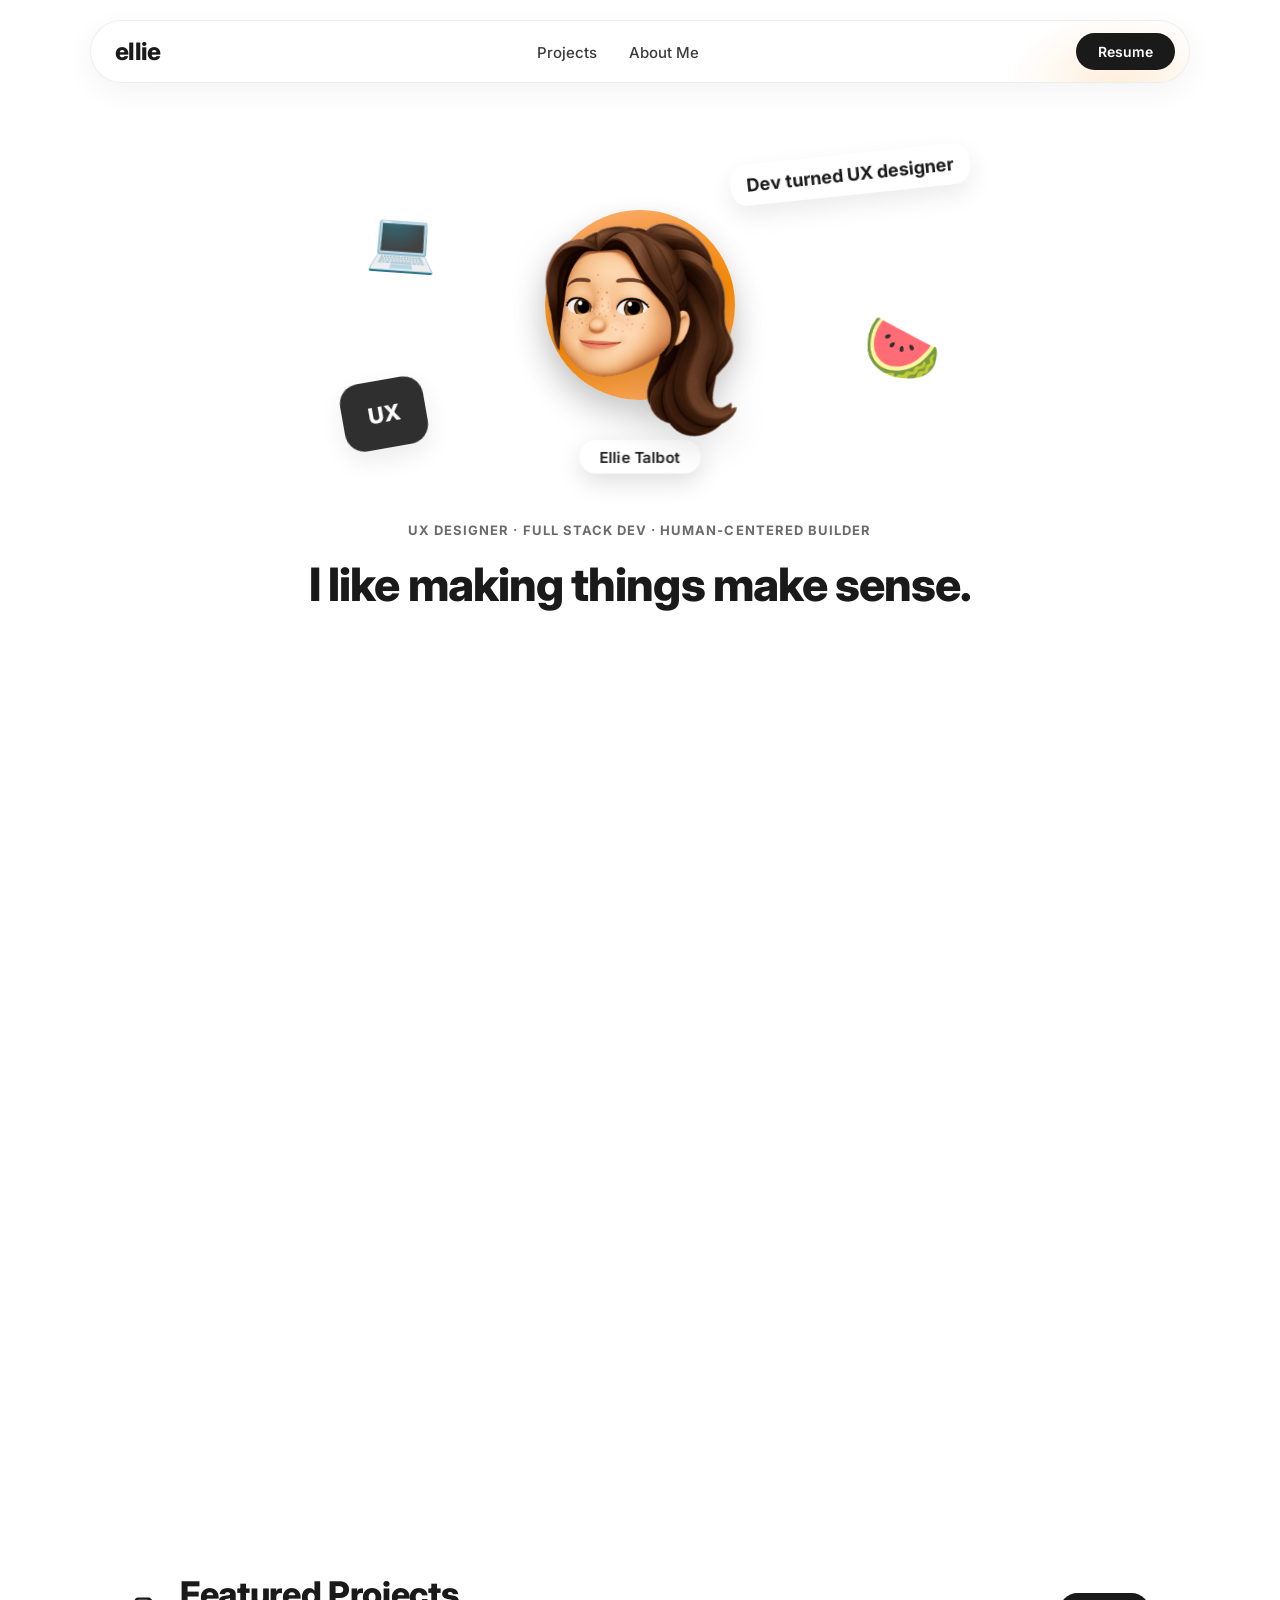
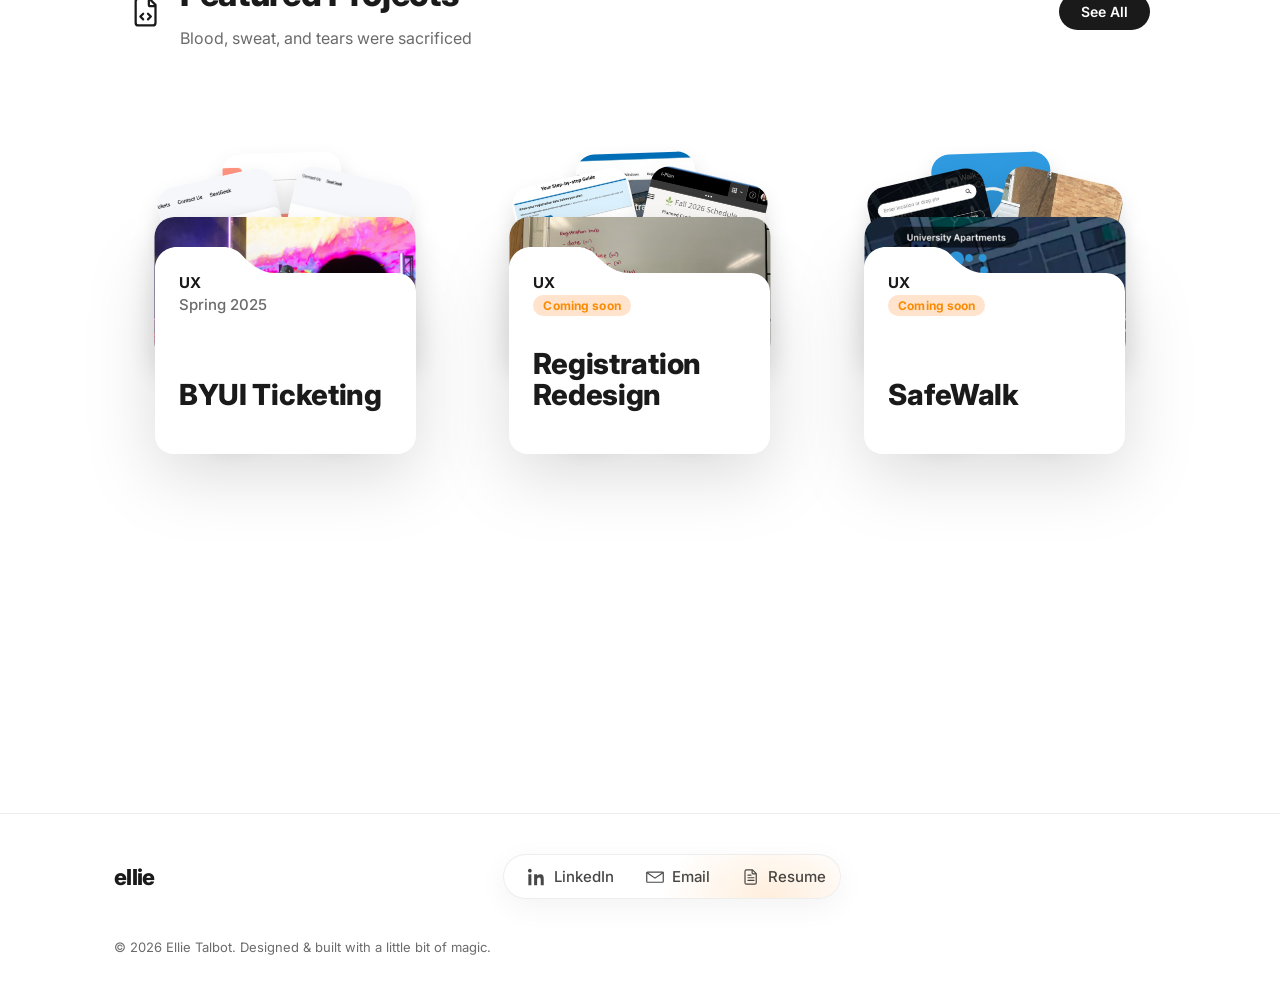
<file: index.html>
<!DOCTYPE html>
<html lang="en">
<head>
<meta charset="UTF-8">
<meta name="viewport" content="width=device-width, initial-scale=1.0">
<title>Ellie Talbot — Product Designer</title>
<link rel="preconnect" href="https://fonts.googleapis.com">
<link href="https://fonts.googleapis.com/css2?family=Inter:wght@400;500;600;700;800;900&display=swap" rel="stylesheet">
<link rel="stylesheet" href="css/base.css">
<link rel="stylesheet" href="css/home.css">
</head>
<body>

  <div class="nav-wrap">
    <div class="nav-glow"></div>
    <nav>
      <a class="logo" href="index.html">ellie</a>
      <ul class="nav-links">
        <li><a href="projects.html">Projects</a></li>
        <li><a href="about.html">About Me</a></li>
      </ul>
      <button class="nav-toggle" id="navToggle" aria-label="Toggle menu" aria-expanded="false">
        <svg width="20" height="20" viewBox="0 0 24 24" fill="none"><path d="M4 7h16M4 12h16M4 17h16" stroke="currentColor" stroke-width="1.8" stroke-linecap="round"/></svg>
      </button>
      <a class="say-hi" href="resume.pdf" target="_blank" rel="noopener">Resume</a>
    </nav>
    <div class="mobile-menu" id="mobileMenu">
      <a href="projects.html">Projects</a>
      <a href="about.html">About Me</a>
    </div>
  </div>

  <section class="pin-wrapper" id="pinWrapper">
    <div class="pin-inner" id="pinInner">

      <div class="memoji-stage" id="memojiStage">
        <div class="sticker tag-pill">Dev turned UX designer</div>
        <div class="sticker laptop">💻</div>
        <div class="memoji-glow"></div>
        <img class="memoji-face" src="images/memoji.png" alt="Ellie's memoji">
        <div class="sticker code">UX</div>
        <div class="sticker watermelon">🍉</div>
        <div class="name-pill-wrap" id="namePillWrap">
          <div class="name-pill" id="namePill">Ellie Talbot</div>
        </div>
      </div>

      <div class="hero-text" id="heroText" style="overflow:hidden; display:flex; flex-direction:column; align-items:center; width:100%; text-align:center;">
        <p class="eyebrow" id="eyebrow">UX DESIGNER · FULL STACK DEV · HUMAN-CENTERED BUILDER</p>
        <h1 class="headline" id="headline">I like making things make sense.</h1>
      </div>

      <div class="chat-window" id="chatWindow">
        <div class="chat-body">
          <div class="bubble in" id="b1">Hey! Saw your case study on BYUI Ticketing 👀</div>
          <div class="bubble out" id="b2">Thank you! It was a fun one to design</div>
          <div class="bubble in" id="b3">Do you have any other projects?</div>
          <div class="bubble out" id="b4">Yes! Check them out below!</div>
        </div>
      </div>

    </div>
  </section>

  <section class="section projects-section" id="projects">
    <div class="projects-head">
      <div class="projects-head-left">
        <svg class="projects-icon" width="34" height="34" viewBox="0 0 24 24" fill="none" xmlns="http://www.w3.org/2000/svg">
          <path d="M6 2.5H13.5L18 7V19.5C18 20.6 17.1 21.5 16 21.5H6C4.9 21.5 4 20.6 4 19.5V4.5C4 3.4 4.9 2.5 6 2.5Z" stroke="currentColor" stroke-width="1.6" stroke-linejoin="round"/>
          <path d="M13.3 2.6V6.8C13.3 7.35 13.75 7.8 14.3 7.8H18.4" stroke="currentColor" stroke-width="1.6" stroke-linejoin="round"/>
          <path d="M9.3 13.2L7.3 15.2L9.3 17.2" stroke="currentColor" stroke-width="1.6" stroke-linecap="round" stroke-linejoin="round"/>
          <path d="M12.7 13.2L14.7 15.2L12.7 17.2" stroke="currentColor" stroke-width="1.6" stroke-linecap="round" stroke-linejoin="round"/>
        </svg>
        <div>
          <h2>Featured Projects</h2>
          <p class="lead">Blood, sweat, and tears were sacrificed</p>
        </div>
      </div>
      <a href="projects.html" class="see-all">See All</a>
    </div>

    <div class="projects-grid">

      <a class="project-card" href="ticketing-case-study.html">
        <div class="card-visual">
        <div class="photo-stack">
          <div class="photo phone phone-a" style="background-image:url('images/ticketing-signin-current.jpg');" role="img" aria-label="BYU-Idaho ticket sign-in screen"></div>
          <div class="photo phone phone-b" style="background-image:url('images/ticketing-sales-page-current.jpg');" role="img" aria-label="BYU-Idaho public sales listing page"></div>
          <div class="photo phone phone-c" style="background-image:url('images/flow.png');" role="img" aria-label="Flow diagram mapping the original BYU-Idaho ticket purchase journey"></div>
          <div class="photo desktop" style="background-image:url('images/ticketing-event-pair-pink.jpg');" role="img" aria-label="OneRepublic performing on stage, the case study's hero photo"></div>
        </div>
        <div class="folder">
          <div class="folder-shape">
            <svg viewBox="0 0 275 223" preserveAspectRatio="none">
              <path d="M72 0C78.7339 0 86.2673 2.88799 90.4736 7.5C90.9799 8.05514 91.4596 8.63521 91.9102 9.23828C96.8632 14.7522 110.11 28 126 28H255C266.046 28 275 36.9543 275 48V203C275 214.046 266.046 223 255 223H20C8.95431 223 0 214.046 0 203V23C0 10.2975 10.2975 0 23 0H72Z" fill="#ffffff"/>
            </svg>
          </div>
          <div class="folder-content">
            <div class="folder-meta">
              <span class="card-type">UX</span>
              <span class="card-date">Spring 2025</span>
            </div>
            <h3 class="folder-title">BYUI Ticketing</h3>
          </div>
        </div>
        </div>

        <p class="card-desc">UX research case study rethinking BYU-Idaho's ticket buying experience — from login to checkout.</p>
        <p class="card-role">Role — <strong>Lead UX Researcher</strong></p>
      </a>

      <!-- coming soon: not a link yet — swap the <div> for an <a href="..."> and
           drop the "is-coming-soon" class once the case study page exists -->
      <div class="project-card is-coming-soon" aria-label="Registration Redesign, case study coming soon">
        <div class="card-visual">
        <div class="photo-stack" aria-hidden="true">
          <div class="photo phone phone-a" style="background-image:url('images/registration-steps.jpg');"></div>
          <div class="photo phone phone-b" style="background-image:url('images/registration-iplan.jpg');"></div>
          <div class="photo phone phone-c" style="background-image:url('images/registration-hero.jpg');"></div>
          <div class="photo desktop" style="background-image:url('images/registration-whiteboard.jpg');"></div>
        </div>
        <div class="folder">
          <div class="folder-shape">
            <svg viewBox="0 0 275 223" preserveAspectRatio="none">
              <path d="M72 0C78.7339 0 86.2673 2.88799 90.4736 7.5C90.9799 8.05514 91.4596 8.63521 91.9102 9.23828C96.8632 14.7522 110.11 28 126 28H255C266.046 28 275 36.9543 275 48V203C275 214.046 266.046 223 255 223H20C8.95431 223 0 214.046 0 203V23C0 10.2975 10.2975 0 23 0H72Z" fill="#ffffff"/>
            </svg>
          </div>
          <div class="folder-content">
            <div class="folder-meta">
              <span class="card-type">UX</span>
              <span class="card-date"><span class="soon-chip">Coming soon</span></span>
            </div>
            <h3 class="folder-title">Registration Redesign</h3>
          </div>
        </div>
        </div>

        <p class="card-desc">Rethinking the registration process, from visual web designs to a coordinated communications strategy.</p>
        <p class="card-role">Role — <strong>Lead Student UX Designer &amp; Researcher</strong></p>
      </div>

      <div class="project-card is-coming-soon" aria-label="SafeWalk, case study coming soon">
        <div class="card-visual">
        <div class="photo-stack" aria-hidden="true">
          <div class="photo phone phone-a" style="background-image:url('images/safewalk-start.jpg');"></div>
          <div class="photo phone phone-b" style="background-image:url('images/safewalk-photo-tall.jpg');"></div>
          <div class="photo phone phone-c" style="background-image:url('images/safewalk-ended.jpg');"></div>
          <div class="photo desktop" style="background-image:url('images/safewalk-map-wide.jpg');"></div>
        </div>
        <div class="folder">
          <div class="folder-shape">
            <svg viewBox="0 0 275 223" preserveAspectRatio="none">
              <path d="M72 0C78.7339 0 86.2673 2.88799 90.4736 7.5C90.9799 8.05514 91.4596 8.63521 91.9102 9.23828C96.8632 14.7522 110.11 28 126 28H255C266.046 28 275 36.9543 275 48V203C275 214.046 266.046 223 255 223H20C8.95431 223 0 214.046 0 203V23C0 10.2975 10.2975 0 23 0H72Z" fill="#ffffff"/>
            </svg>
          </div>
          <div class="folder-content">
            <div class="folder-meta">
              <span class="card-type">UX</span>
              <span class="card-date"><span class="soon-chip">Coming soon</span></span>
            </div>
            <h3 class="folder-title">SafeWalk</h3>
          </div>
        </div>
        </div>

        <p class="card-desc">An interactive widget that helps students get around campus safely.</p>
        <p class="card-role">Role — <strong>Lead Student UX Designer &amp; Researcher</strong></p>
      </div>

    </div>
  </section>

  <footer class="site-footer">
    <div class="footer-inner">
      <div class="footer-logo">ellie</div>
      <nav class="footer-links">
        <a href="https://linkedin.com/in/ellietalbot" target="_blank" rel="noopener">
          <svg width="18" height="18" viewBox="0 0 24 24" fill="none" xmlns="http://www.w3.org/2000/svg">
            <path d="M4.98 3.5C4.98 4.88 3.87 6 2.5 6S0 4.88 0 3.5 1.12 1 2.5 1s2.48 1.12 2.48 2.5zM.5 8.25h4V23h-4V8.25zM8.5 8.25h3.83v2.01h.05c.53-1 1.84-2.06 3.79-2.06 4.06 0 4.81 2.67 4.81 6.14V23h-4v-6.7c0-1.6-.03-3.66-2.23-3.66-2.24 0-2.58 1.75-2.58 3.55V23h-4V8.25z" fill="currentColor"/>
          </svg>
          LinkedIn
        </a>
        <a href="mailto:hello@ellietalbot.design">
          <svg width="18" height="18" viewBox="0 0 24 24" fill="none" xmlns="http://www.w3.org/2000/svg">
            <path d="M2 5.5h20a1 1 0 011 1V18a1 1 0 01-1 1H2a1 1 0 01-1-1V6.5a1 1 0 011-1z" stroke="currentColor" stroke-width="1.6" stroke-linejoin="round"/>
            <path d="M1.5 6.2L12 13.5l10.5-7.3" stroke="currentColor" stroke-width="1.6" stroke-linecap="round" stroke-linejoin="round"/>
          </svg>
          Email
        </a>
        <a href="resume.pdf" target="_blank" rel="noopener">
          <svg width="18" height="18" viewBox="0 0 24 24" fill="none" xmlns="http://www.w3.org/2000/svg">
            <path d="M6 2.5H14L19 7.5V19.5C19 20.6 18.1 21.5 17 21.5H6C4.9 21.5 4 20.6 4 19.5V4.5C4 3.4 4.9 2.5 6 2.5Z" stroke="currentColor" stroke-width="1.6" stroke-linejoin="round"/>
            <path d="M13.5 2.6V6.8C13.5 7.35 13.95 7.8 14.5 7.8H18.7" stroke="currentColor" stroke-width="1.6" stroke-linejoin="round"/>
            <path d="M8 13h8M8 16.5h8M8 9.5h4" stroke="currentColor" stroke-width="1.6" stroke-linecap="round"/>
          </svg>
          Resume
        </a>
      </nav>
    </div>
    <div class="footer-inner footer-bottom">
      <p>© 2026 Ellie Talbot. Designed &amp; built with a little bit of magic.</p>
    </div>
    </footer>

<script src="js/home.js"></script>
<script src="js/nav.js"></script>
</body>
</html>
</file>
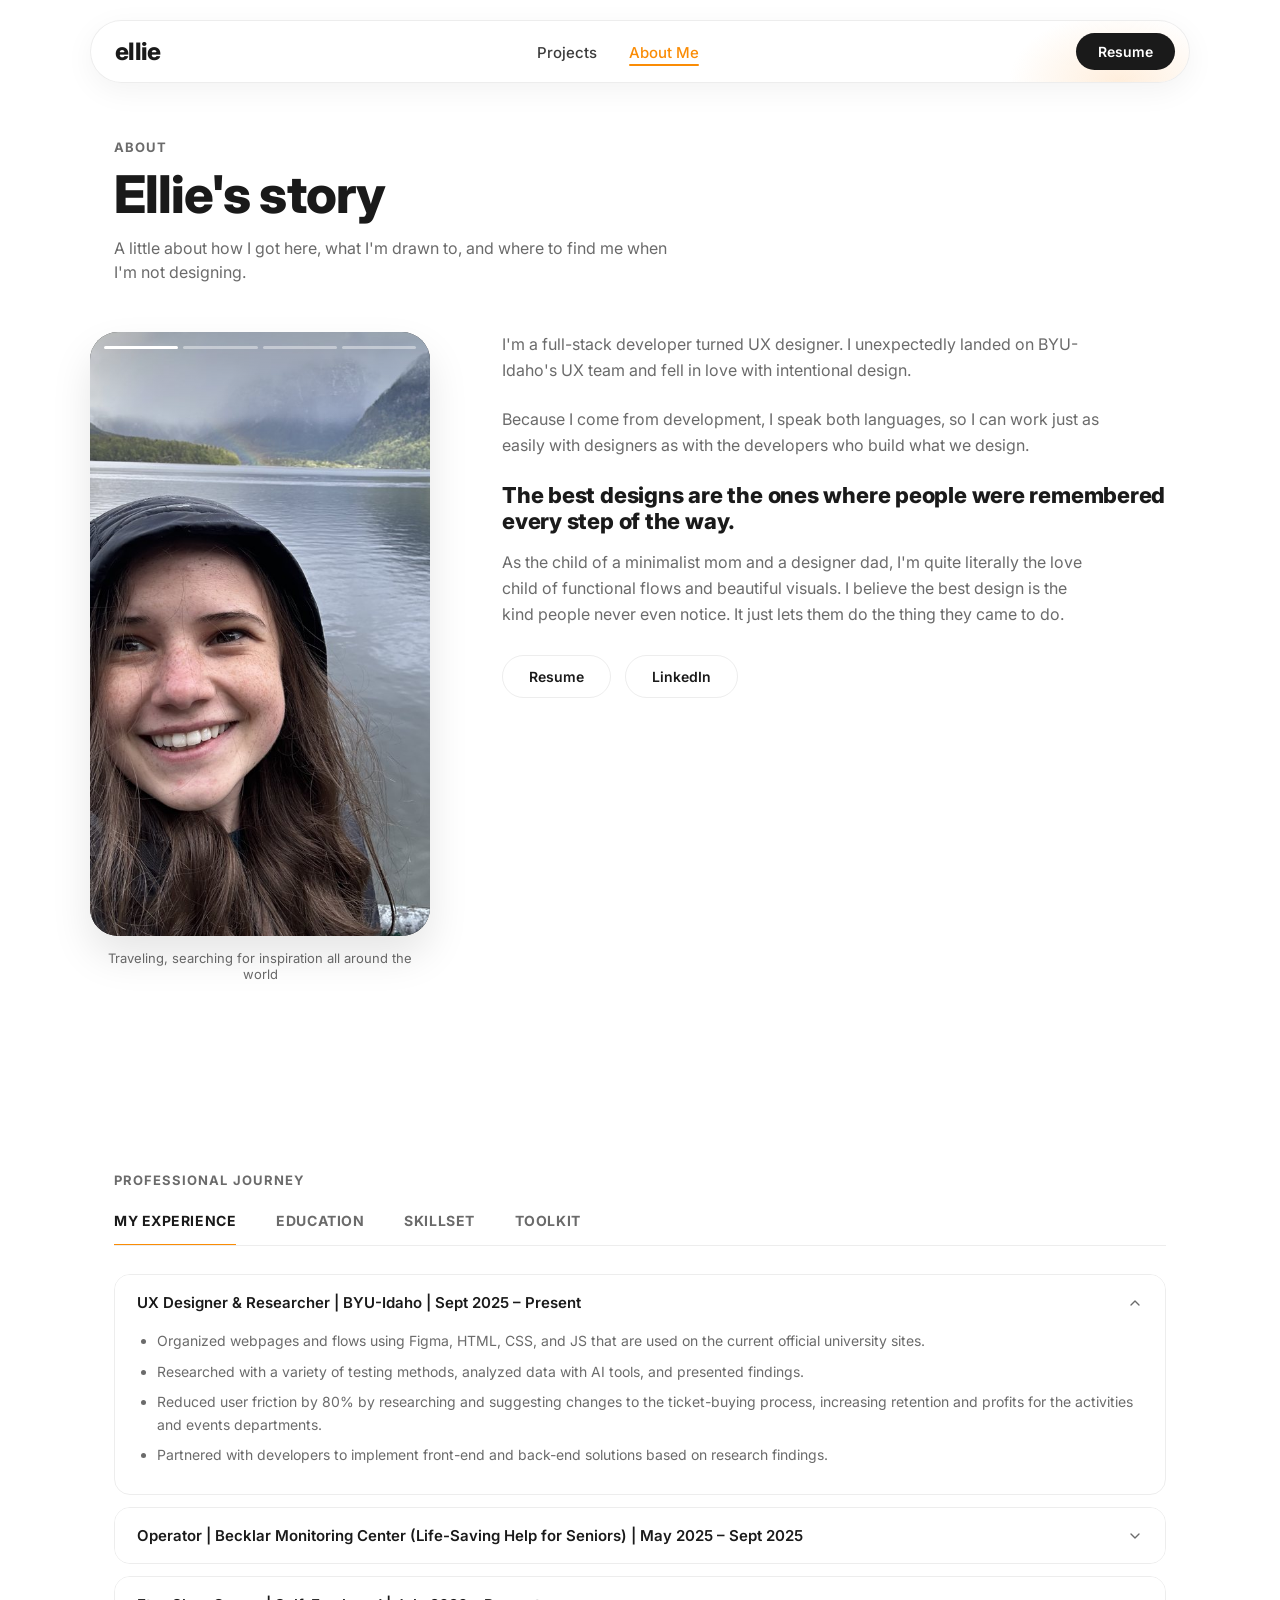
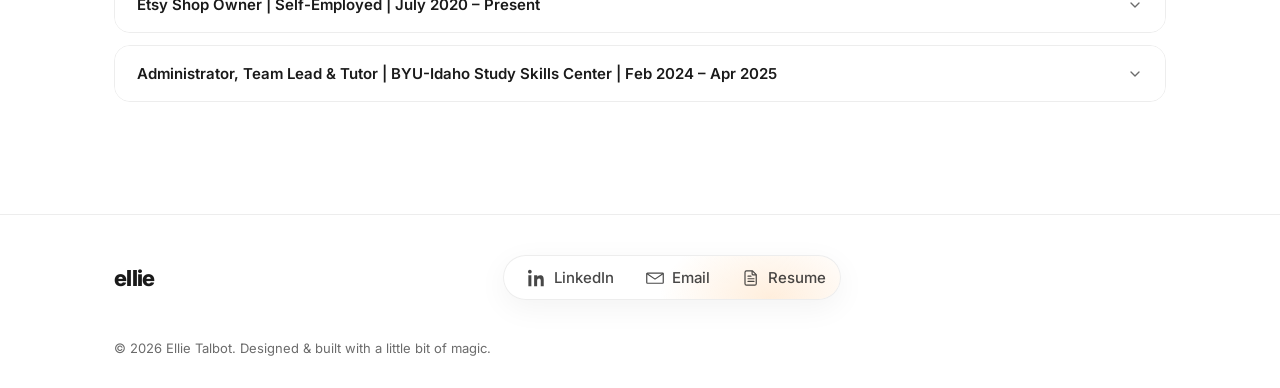
<file: about.html>
<!DOCTYPE html>
<html lang="en">
<head>
<meta charset="UTF-8">
<meta name="viewport" content="width=device-width, initial-scale=1.0">
<title>About — Ellie Talbot</title>
<link rel="preconnect" href="https://fonts.googleapis.com">
<link href="https://fonts.googleapis.com/css2?family=Inter:wght@400;500;600;700;800;900&display=swap" rel="stylesheet">
<link rel="stylesheet" href="css/base.css">
<link rel="stylesheet" href="css/about.css">
</head>
<body>

  <div class="nav-wrap">
    <div class="nav-glow"></div>
    <nav>
      <a class="logo" href="index.html">ellie</a>
      <ul class="nav-links">
        <li><a href="projects.html">Projects</a></li>
        <li><a href="about.html" class="active">About Me</a></li>
      </ul>
      <button class="nav-toggle" id="navToggle" aria-label="Toggle menu" aria-expanded="false">
        <svg width="20" height="20" viewBox="0 0 24 24" fill="none"><path d="M4 7h16M4 12h16M4 17h16" stroke="currentColor" stroke-width="1.8" stroke-linecap="round"/></svg>
      </button>
      <a class="say-hi" href="resume.pdf" target="_blank" rel="noopener">Resume</a>
    </nav>
    <div class="mobile-menu" id="mobileMenu">
      <a href="projects.html">Projects</a>
      <a href="about.html" class="active">About Me</a>
    </div>
  </div>

  <div class="pg-head">
    <p class="pg-eyebrow">About</p>
    <h1 class="pg-title">Ellie's story</h1>
    <p class="pg-sub">A little about how I got here, what I'm drawn to, and where to find me when I'm not designing.</p>
  </div>

  <section class="story-section">
    <div class="story-inner">

      <div class="story-grid">
        <div class="story-card-wrap">
          <div class="story-card" id="storyCard">
            <div class="story-progress" id="storyProgress"></div>
            <div class="story-illustration" id="storyIllustration"></div>
            <div class="story-click-zone left" id="zoneLeft"></div>
            <div class="story-click-zone right" id="zoneRight"></div>
          </div>
          <p class="story-caption" id="storyCaption">Traveling, searching for inspiration all around the world</p>
        </div>

        <div class="story-text">
          <p>I'm a full-stack developer turned UX designer. I unexpectedly landed on BYU-Idaho's UX team and fell in love with intentional design.</p>
          <p>Because I come from development, I speak both languages, so I can work just as easily with designers as with the developers who build what we design.</p>

          <h2>The best designs are the ones where people were remembered every step of the way.</h2>
          <p>As the child of a minimalist mom and a designer dad, I'm quite literally the love child of functional flows and beautiful visuals. I believe the best design is the kind people never even notice. It just lets them do the thing they came to do.</p>

          <div class="cta-row">
            <a href="resume.pdf" target="_blank" rel="noopener" class="cta-btn">Resume</a>
            <a href="https://linkedin.com/in/ellietalbot" target="_blank" rel="noopener" class="cta-btn">LinkedIn</a>
          </div>
        </div>
      </div>

    </div>
  </section>

  <section class="section-block last">
    <p class="section-eyebrow">Professional Journey</p>

    <div class="tabs" id="tabs">
      <button class="tab active" data-tab="experience">My Experience</button>
      <button class="tab" data-tab="education">Education</button>
      <button class="tab" data-tab="skillset">Skillset</button>
      <button class="tab" data-tab="toolkit">Toolkit</button>
    </div>

    <div class="tab-panel active" data-panel="experience" id="accordion"></div>

    <div class="tab-panel" data-panel="education">
      <div class="edu-item">
        <h3>B.S. in Software Engineering, Minor in Graphic Design</h3>
        <p>BYU-Idaho · 2023 – 2027 · GPA 3.95</p>
      </div>
      <div class="edu-item">
        <h3>Relevant Coursework</h3>
        <p>Web Frontend Dev, Web Backend Dev, Cloud Technologies, Algorithm Design</p>
      </div>
    </div>

    <div class="tab-panel" data-panel="skillset">
      <div class="skill-group">
        <h3>Languages</h3>
        <div class="skill-pills">
          <span class="skill-pill">JavaScript</span>
          <span class="skill-pill">Python</span>
          <span class="skill-pill">TypeScript</span>
          <span class="skill-pill">Dart</span>
          <span class="skill-pill">C#</span>
          <span class="skill-pill">Rust</span>
          <span class="skill-pill">HTML</span>
          <span class="skill-pill">CSS</span>
        </div>
      </div>
      <div class="skill-group">
        <h3>Frameworks</h3>
        <div class="skill-pills">
          <span class="skill-pill">Flutter</span>
          <span class="skill-pill">Express (Node.js)</span>
        </div>
      </div>
      <div class="skill-group">
        <h3>Tools &amp; Platforms</h3>
        <div class="skill-pills">
          <span class="skill-pill">AWS</span>
          <span class="skill-pill">Firebase</span>
          <span class="skill-pill">Git</span>
          <span class="skill-pill">GitHub</span>
          <span class="skill-pill">Docker</span>
          <span class="skill-pill">PostgreSQL</span>
          <span class="skill-pill">MySQL</span>
          <span class="skill-pill">SQLite</span>
        </div>
      </div>
      <div class="skill-group">
        <h3>UX &amp; Graphic Design</h3>
        <div class="skill-pills">
          <span class="skill-pill">Adobe Creative Suite</span>
          <span class="skill-pill">Figma</span>
          <span class="skill-pill">UX Research &amp; Analysis</span>
        </div>
      </div>
      <div class="skill-group">
        <h3>Soft Skills</h3>
        <div class="skill-pills">
          <span class="skill-pill">Leadership &amp; Team Collaboration</span>
          <span class="skill-pill">Problem Solving</span>
          <span class="skill-pill">Conversational Japanese</span>
        </div>
      </div>
    </div>

    <div class="tab-panel" data-panel="toolkit">
      <div class="toolkit-group">
        <h3>Design</h3>
        <div class="toolkit-icons">
          <button type="button" class="toolkit-icon" data-tool="Figma" data-desc="I use Figma for UI design, prototyping, and building the design systems that keep a product consistent as it grows."><img src="images/figma-logo2.png" alt="Figma" loading="lazy"></button>
          <button type="button" class="toolkit-icon" data-tool="Illustrator" data-desc="I use Illustrator for vector marks, small graphic systems, and crisp interface details that need to scale without losing personality."><img src="images/illustrator-logo.webp" alt="Illustrator" loading="lazy"></button>
          <button type="button" class="toolkit-icon" data-tool="Photoshop" data-desc="I use Photoshop for image cleanup, visual polish, texture studies, and preparing assets so the final interface feels sharper and more intentional."><img src="images/photoshop-logo.webp" alt="Photoshop" loading="lazy"></button>
          <button type="button" class="toolkit-icon" data-tool="InDesign" data-desc="I use InDesign for multi-page layouts, print-ready documents, and the planners and stationery I design for my Etsy shop."><img src="images/indesign-logo.webp" alt="InDesign" loading="lazy"></button>
          <button type="button" class="toolkit-icon" data-tool="Procreate" data-desc="I use Procreate for quick sketches, hand-drawn textures, and illustration work that a vector tool can't quite capture."><img src="images/Procreate-logo.png" alt="Procreate" loading="lazy"></button>
        </div>
      </div>
      <div class="toolkit-group">
        <h3>Development</h3>
        <div class="toolkit-icons">
          <button type="button" class="toolkit-icon toolkit-icon--contain" data-tool="VS Code" data-desc="My daily driver for writing code, from quick scripts to full front-end and back-end builds."><img src="images/vscode-logo.webp" alt="VS Code" loading="lazy"></button>
          <button type="button" class="toolkit-icon" data-tool="GitHub" data-desc="Where every project lives: version control, pull requests, and the history of how a design decision actually happened."><img src="images/github-logo.png" alt="GitHub" loading="lazy"></button>
          <button type="button" class="toolkit-icon toolkit-icon--contain" data-tool="AWS" data-desc="I use AWS for cloud infrastructure and hosting when a project needs more than a static site can offer."><img src="images/aws-logo.webp" alt="AWS" loading="lazy"></button>
          <button type="button" class="toolkit-icon toolkit-icon--contain" data-tool="Firebase" data-desc="My go-to for auth, realtime data, and getting a full-stack idea working fast without standing up a whole backend."><img src="images/firebase-logo.png" alt="Firebase" loading="lazy"></button>
          <button type="button" class="toolkit-icon toolkit-icon--contain" data-tool="Docker" data-desc="I use Docker to keep development environments consistent, so &quot;it works on my machine&quot; stops being a problem."><img src="images/docker-logo.webp" alt="Docker" loading="lazy"></button>
        </div>
      </div>
      <div class="toolkit-group">
        <h3>AI Tools</h3>
        <div class="toolkit-icons">
          <button type="button" class="toolkit-icon" data-tool="V0" data-desc="An AI pair-designer for quickly scaffolding UI ideas in code before I commit to a direction."><img src="images/v0-logo.webp" alt="V0" loading="lazy"></button>
          <button type="button" class="toolkit-icon" data-tool="Claude" data-desc="My go-to AI collaborator for research, writing, and thinking through tricky product and design decisions."><img src="images/claude-logo.png" alt="Claude" loading="lazy"></button>
        </div>
      </div>
      <div class="toolkit-group">
        <h3>Collaboration</h3>
        <div class="toolkit-icons">
          <button type="button" class="toolkit-icon toolkit-icon--contain" data-tool="Excel" data-desc="Spreadsheets for scheduling, performance tracking, and the reporting that came with managing a team of tutors."><img src="images/excel-logo.webp" alt="Excel" loading="lazy"></button>
          <button type="button" class="toolkit-icon toolkit-icon--contain" data-tool="Word" data-desc="Documents, reports, and the written side of coordinating a team."><img src="images/word-logo.webp" alt="Word" loading="lazy"></button>
          <button type="button" class="toolkit-icon toolkit-icon--contain" data-tool="Teams" data-desc="Where meetings, check-ins, and day-to-day team communication happen."><img src="images/teams-logo.webp" alt="Teams" loading="lazy"></button>
        </div>
      </div>
    </div>
  </section>

  <footer class="site-footer">
    <div class="footer-inner">
      <div class="footer-logo">ellie</div>
      <nav class="footer-links">
        <a href="https://linkedin.com/in/ellietalbot" target="_blank" rel="noopener">
          <svg width="18" height="18" viewBox="0 0 24 24" fill="none" xmlns="http://www.w3.org/2000/svg">
            <path d="M4.98 3.5C4.98 4.88 3.87 6 2.5 6S0 4.88 0 3.5 1.12 1 2.5 1s2.48 1.12 2.48 2.5zM.5 8.25h4V23h-4V8.25zM8.5 8.25h3.83v2.01h.05c.53-1 1.84-2.06 3.79-2.06 4.06 0 4.81 2.67 4.81 6.14V23h-4v-6.7c0-1.6-.03-3.66-2.23-3.66-2.24 0-2.58 1.75-2.58 3.55V23h-4V8.25z" fill="currentColor"/>
          </svg>
          LinkedIn
        </a>
        <a href="mailto:hello@ellietalbot.design">
          <svg width="18" height="18" viewBox="0 0 24 24" fill="none" xmlns="http://www.w3.org/2000/svg">
            <path d="M2 5.5h20a1 1 0 011 1V18a1 1 0 01-1 1H2a1 1 0 01-1-1V6.5a1 1 0 011-1z" stroke="currentColor" stroke-width="1.6" stroke-linejoin="round"/>
            <path d="M1.5 6.2L12 13.5l10.5-7.3" stroke="currentColor" stroke-width="1.6" stroke-linecap="round" stroke-linejoin="round"/>
          </svg>
          Email
        </a>
        <a href="resume.pdf" target="_blank" rel="noopener">
          <svg width="18" height="18" viewBox="0 0 24 24" fill="none" xmlns="http://www.w3.org/2000/svg">
            <path d="M6 2.5H14L19 7.5V19.5C19 20.6 18.1 21.5 17 21.5H6C4.9 21.5 4 20.6 4 19.5V4.5C4 3.4 4.9 2.5 6 2.5Z" stroke="currentColor" stroke-width="1.6" stroke-linejoin="round"/>
            <path d="M13.5 2.6V6.8C13.5 7.35 13.95 7.8 14.5 7.8H18.7" stroke="currentColor" stroke-width="1.6" stroke-linejoin="round"/>
            <path d="M8 13h8M8 16.5h8M8 9.5h4" stroke="currentColor" stroke-width="1.6" stroke-linecap="round"/>
          </svg>
          Resume
        </a>
      </nav>
    </div>
    <div class="footer-inner footer-bottom">
      <p>© 2026 Ellie Talbot. Designed &amp; built with a little bit of magic.</p>
    </div>
  </footer>

<script src="js/about.js"></script>
<script src="js/nav.js"></script>

</body>
</html>
</file>
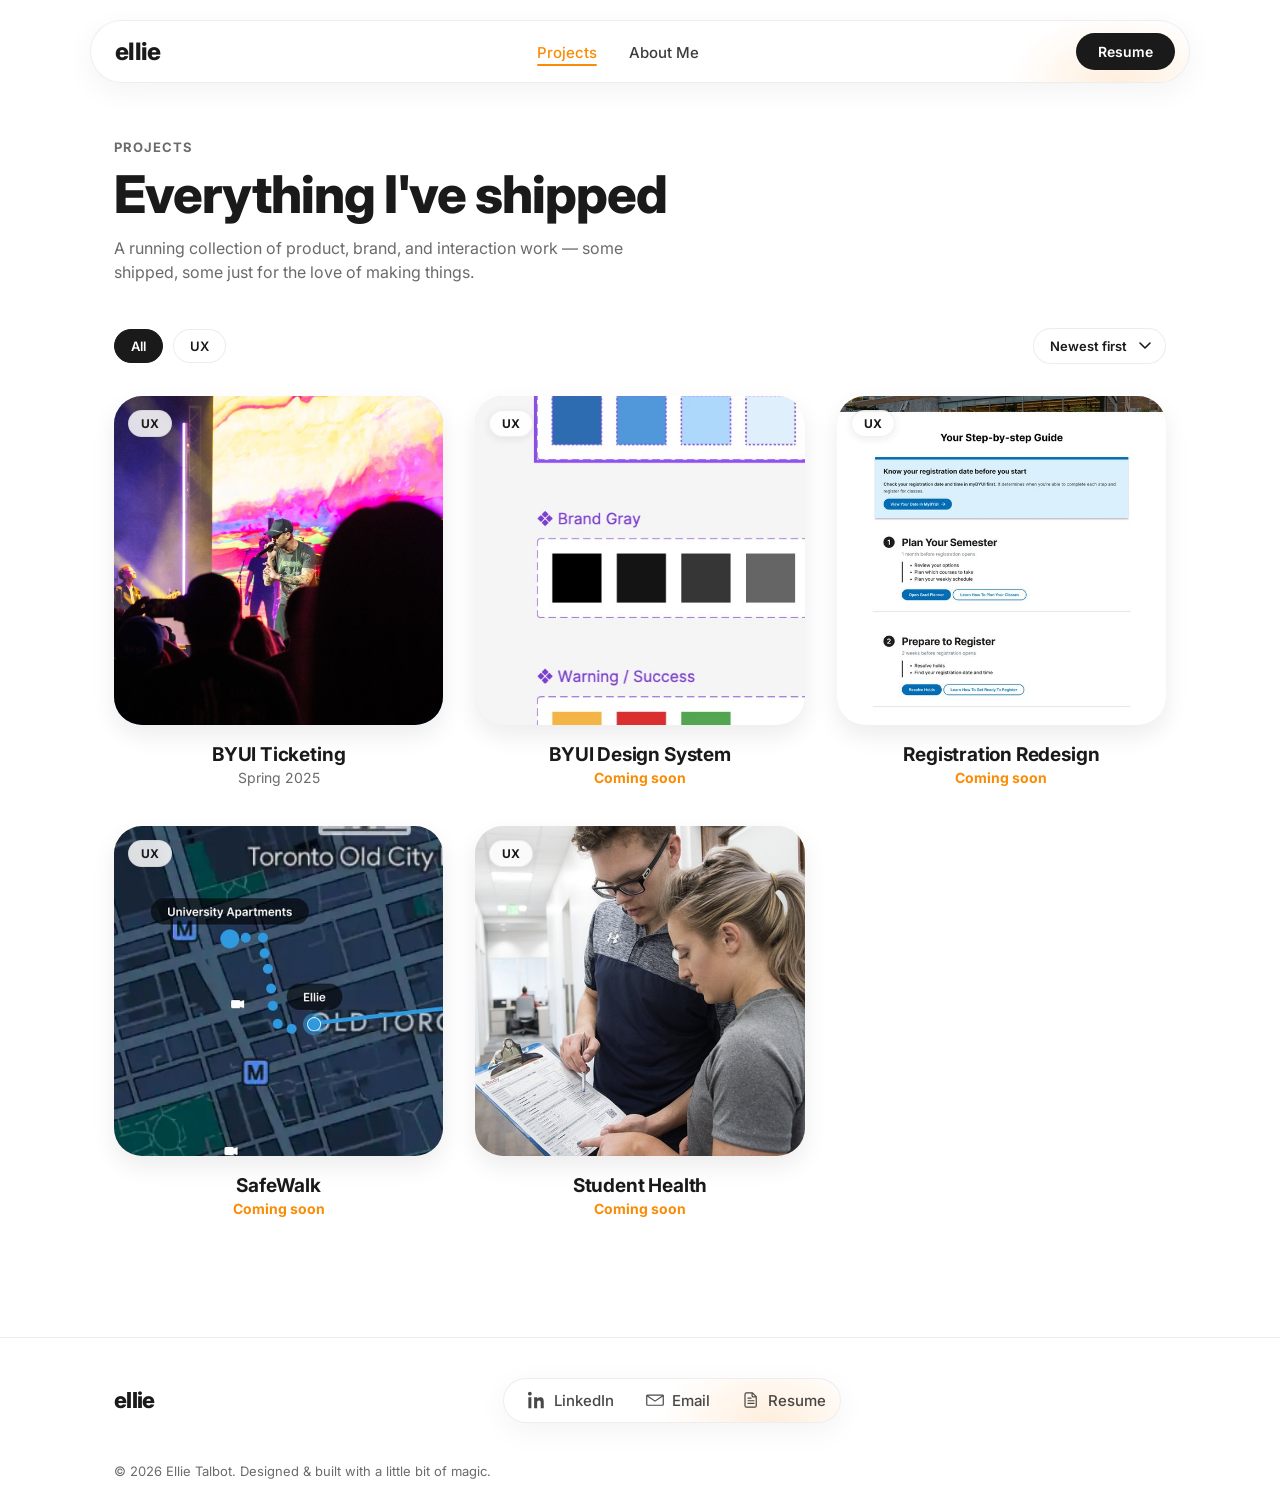
<file: projects.html>
<!DOCTYPE html>
<html lang="en">
<head>
<meta charset="UTF-8">
<meta name="viewport" content="width=device-width, initial-scale=1.0">
<title>Projects — Ellie Talbot</title>
<link rel="preconnect" href="https://fonts.googleapis.com">
<link href="https://fonts.googleapis.com/css2?family=Inter:wght@400;500;600;700;800;900&display=swap" rel="stylesheet">
<link rel="stylesheet" href="css/base.css">
<link rel="stylesheet" href="css/projects.css">
</head>
<body>

  <div class="nav-wrap">
    <div class="nav-glow"></div>
    <nav>
      <a class="logo" href="index.html">ellie</a>
      <ul class="nav-links">
        <li><a href="projects.html" class="active">Projects</a></li>
        <li><a href="about.html">About Me</a></li>
      </ul>
      <button class="nav-toggle" id="navToggle" aria-label="Toggle menu" aria-expanded="false">
        <svg width="20" height="20" viewBox="0 0 24 24" fill="none"><path d="M4 7h16M4 12h16M4 17h16" stroke="currentColor" stroke-width="1.8" stroke-linecap="round"/></svg>
      </button>
      <a class="say-hi" href="resume.pdf" target="_blank" rel="noopener">Resume</a>
    </nav>
    <div class="mobile-menu" id="mobileMenu">
      <a href="projects.html" class="active">Projects</a>
      <a href="about.html">About Me</a>
    </div>
  </div>

  <div class="pg-head">
    <p class="pg-eyebrow">Projects</p>
    <h1 class="pg-title">Everything I've shipped</h1>
    <p class="pg-sub">A running collection of product, brand, and interaction work — some shipped, some just for the love of making things.</p>
  </div>

  <div class="control-bar">
    <div class="tag-bar" id="tagBar"></div>
    <select class="sort-select" id="sortSelect">
      <option value="newest">Newest first</option>
      <option value="oldest">Oldest first</option>
      <option value="az">A–Z</option>
    </select>
  </div>

  <div class="grid" id="grid"></div>

  <footer class="site-footer">
    <div class="footer-inner">
      <div class="footer-logo">ellie</div>
      <nav class="footer-links">
        <a href="https://linkedin.com/in/ellietalbot" target="_blank" rel="noopener">
          <svg width="18" height="18" viewBox="0 0 24 24" fill="none" xmlns="http://www.w3.org/2000/svg">
            <path d="M4.98 3.5C4.98 4.88 3.87 6 2.5 6S0 4.88 0 3.5 1.12 1 2.5 1s2.48 1.12 2.48 2.5zM.5 8.25h4V23h-4V8.25zM8.5 8.25h3.83v2.01h.05c.53-1 1.84-2.06 3.79-2.06 4.06 0 4.81 2.67 4.81 6.14V23h-4v-6.7c0-1.6-.03-3.66-2.23-3.66-2.24 0-2.58 1.75-2.58 3.55V23h-4V8.25z" fill="currentColor"/>
          </svg>
          LinkedIn
        </a>
        <a href="mailto:hello@ellietalbot.design">
          <svg width="18" height="18" viewBox="0 0 24 24" fill="none" xmlns="http://www.w3.org/2000/svg">
            <path d="M2 5.5h20a1 1 0 011 1V18a1 1 0 01-1 1H2a1 1 0 01-1-1V6.5a1 1 0 011-1z" stroke="currentColor" stroke-width="1.6" stroke-linejoin="round"/>
            <path d="M1.5 6.2L12 13.5l10.5-7.3" stroke="currentColor" stroke-width="1.6" stroke-linecap="round" stroke-linejoin="round"/>
          </svg>
          Email
        </a>
        <a href="resume.pdf" target="_blank" rel="noopener">
          <svg width="18" height="18" viewBox="0 0 24 24" fill="none" xmlns="http://www.w3.org/2000/svg">
            <path d="M6 2.5H14L19 7.5V19.5C19 20.6 18.1 21.5 17 21.5H6C4.9 21.5 4 20.6 4 19.5V4.5C4 3.4 4.9 2.5 6 2.5Z" stroke="currentColor" stroke-width="1.6" stroke-linejoin="round"/>
            <path d="M13.5 2.6V6.8C13.5 7.35 13.95 7.8 14.5 7.8H18.7" stroke="currentColor" stroke-width="1.6" stroke-linejoin="round"/>
            <path d="M8 13h8M8 16.5h8M8 9.5h4" stroke="currentColor" stroke-width="1.6" stroke-linecap="round"/>
          </svg>
          Resume
        </a>
      </nav>
    </div>
    <div class="footer-inner footer-bottom">
      <p>© 2026 Ellie Talbot. Designed &amp; built with a little bit of magic.</p>
    </div>
  </footer>

<script src="js/projects.js"></script>
<script src="js/nav.js"></script>
</body>
</html>
</file>
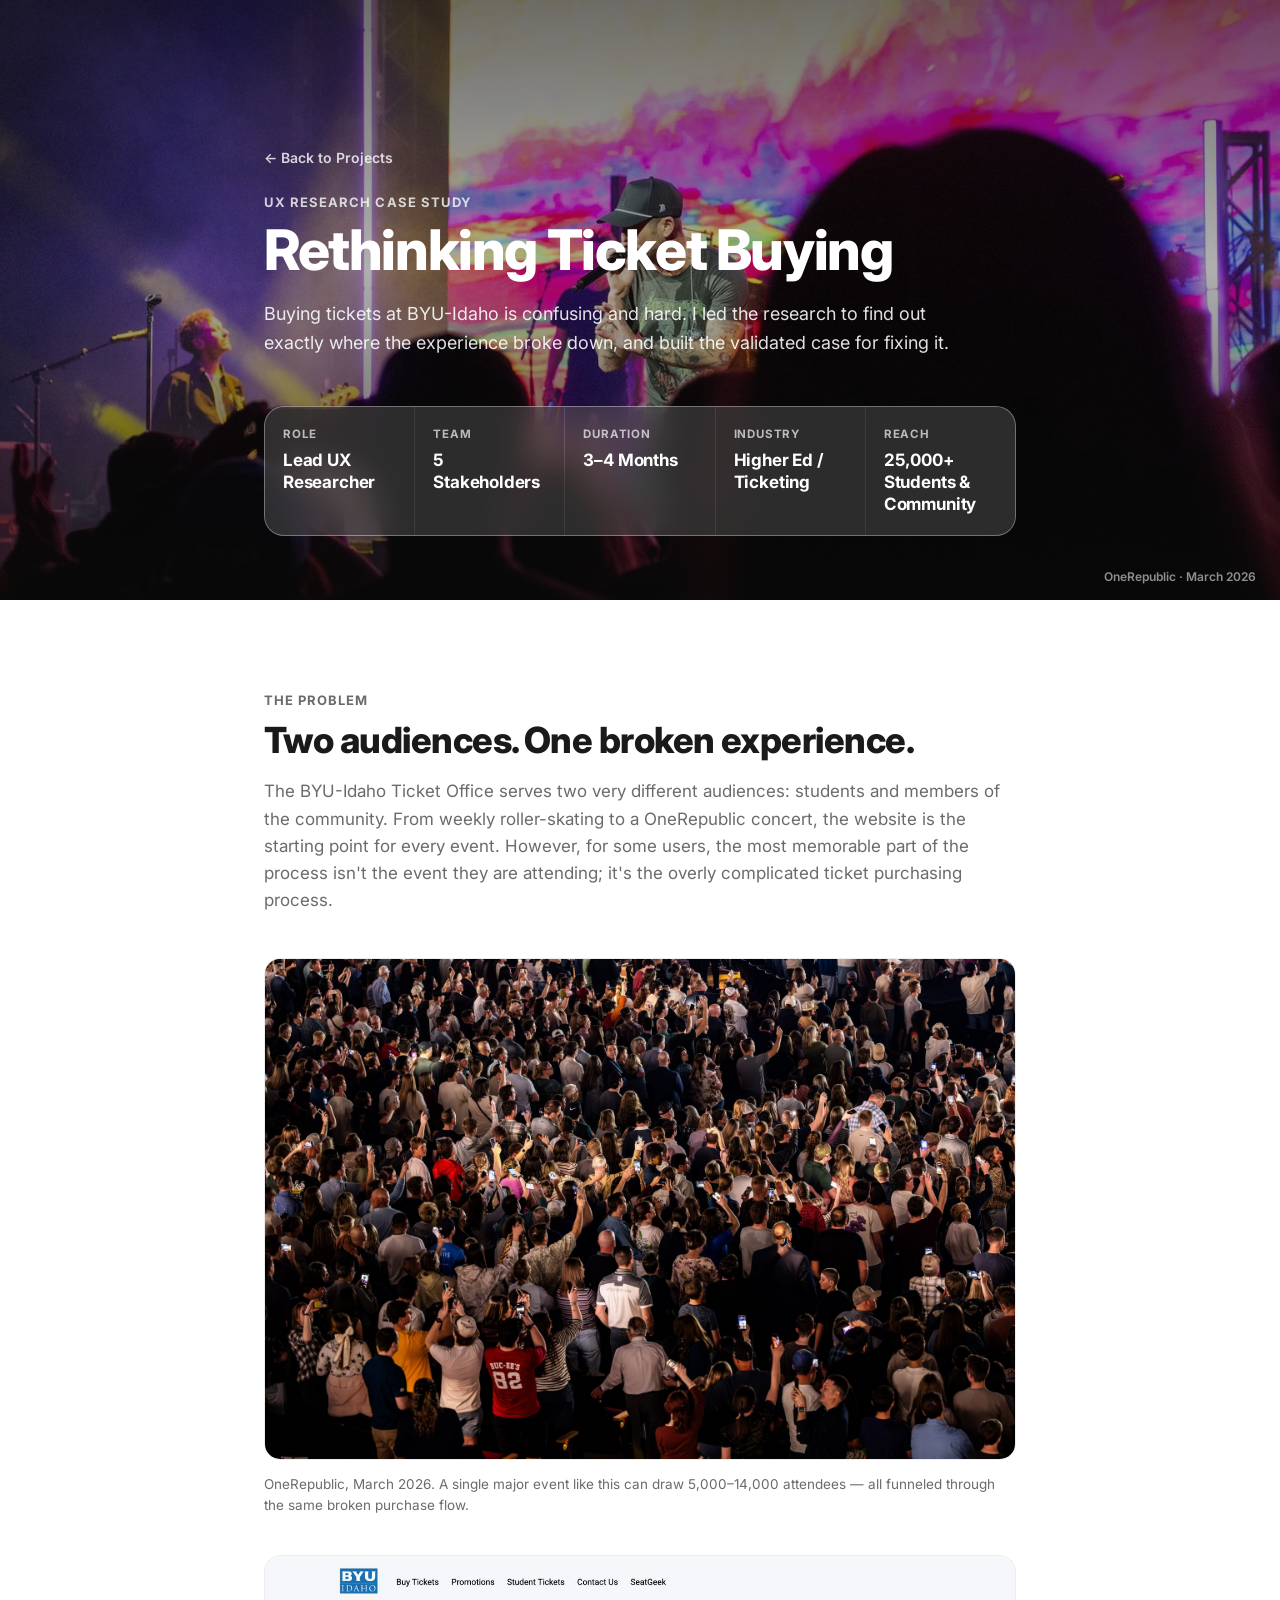
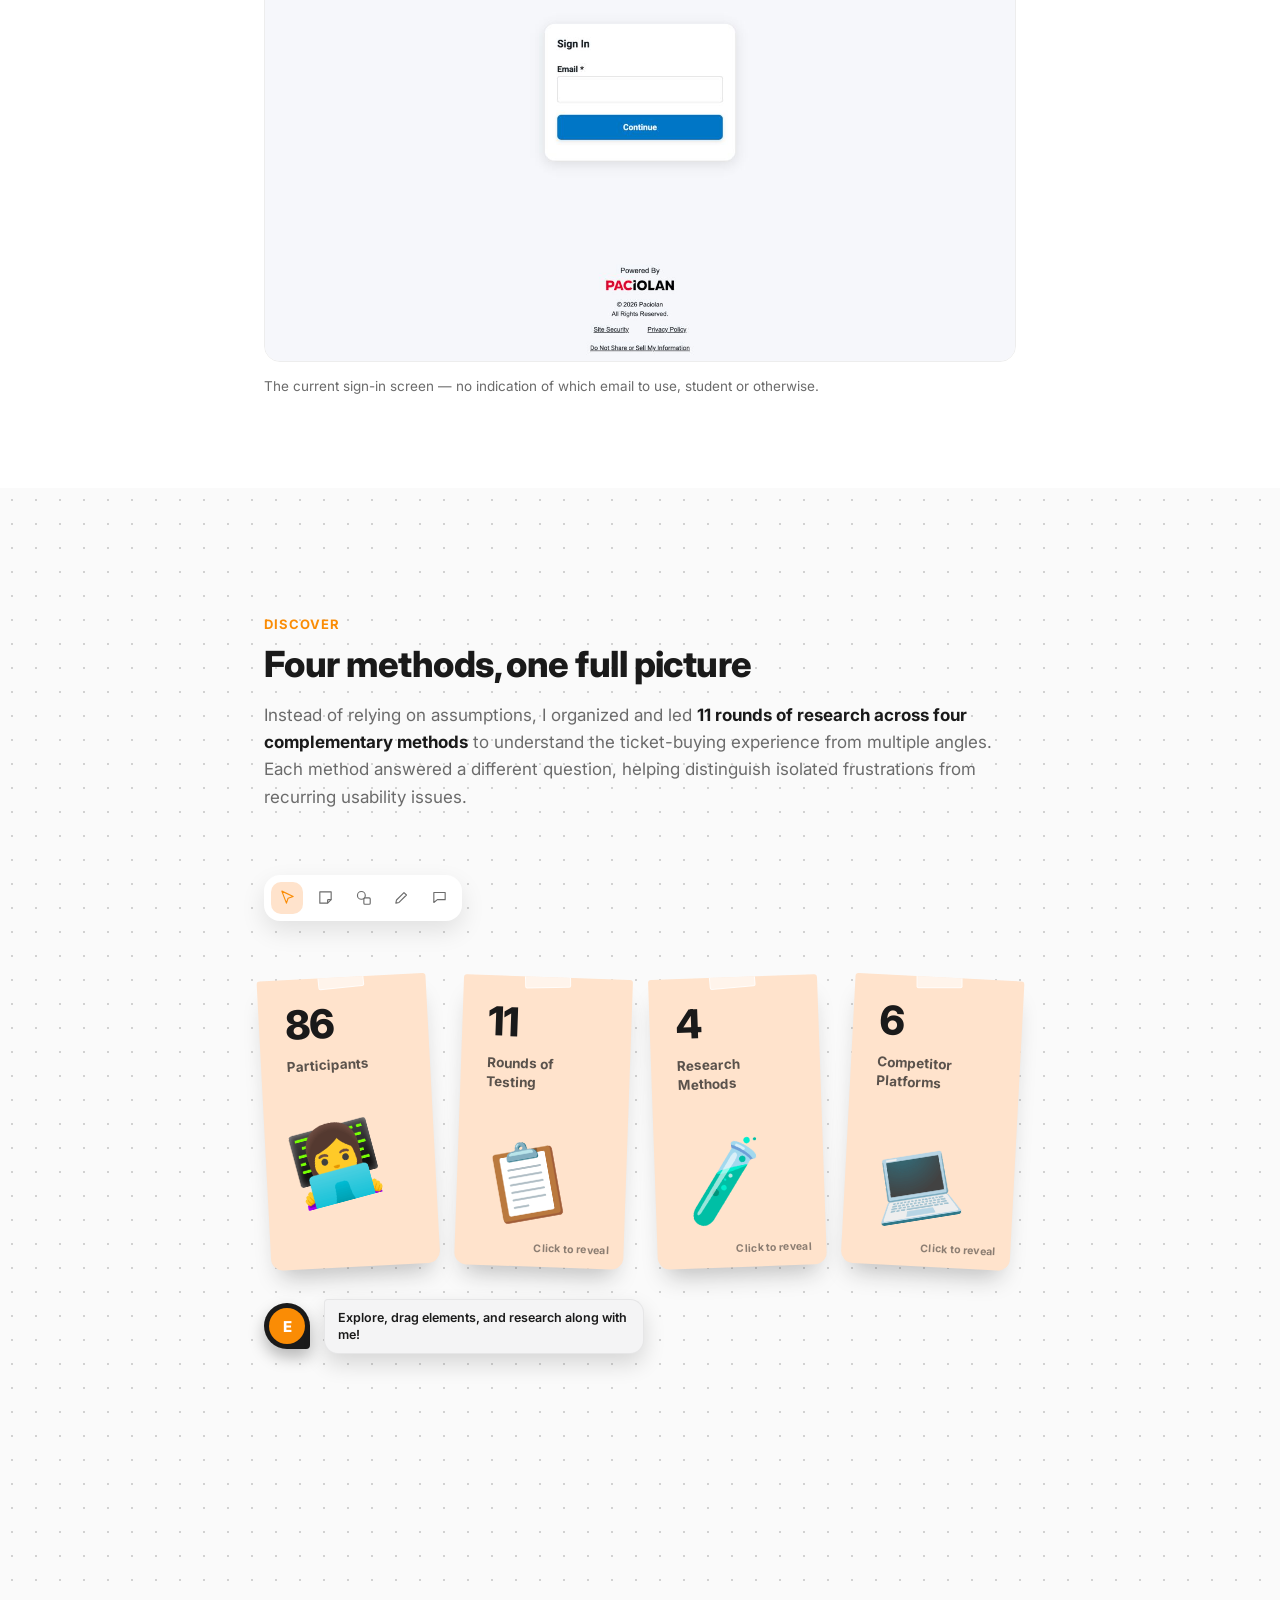
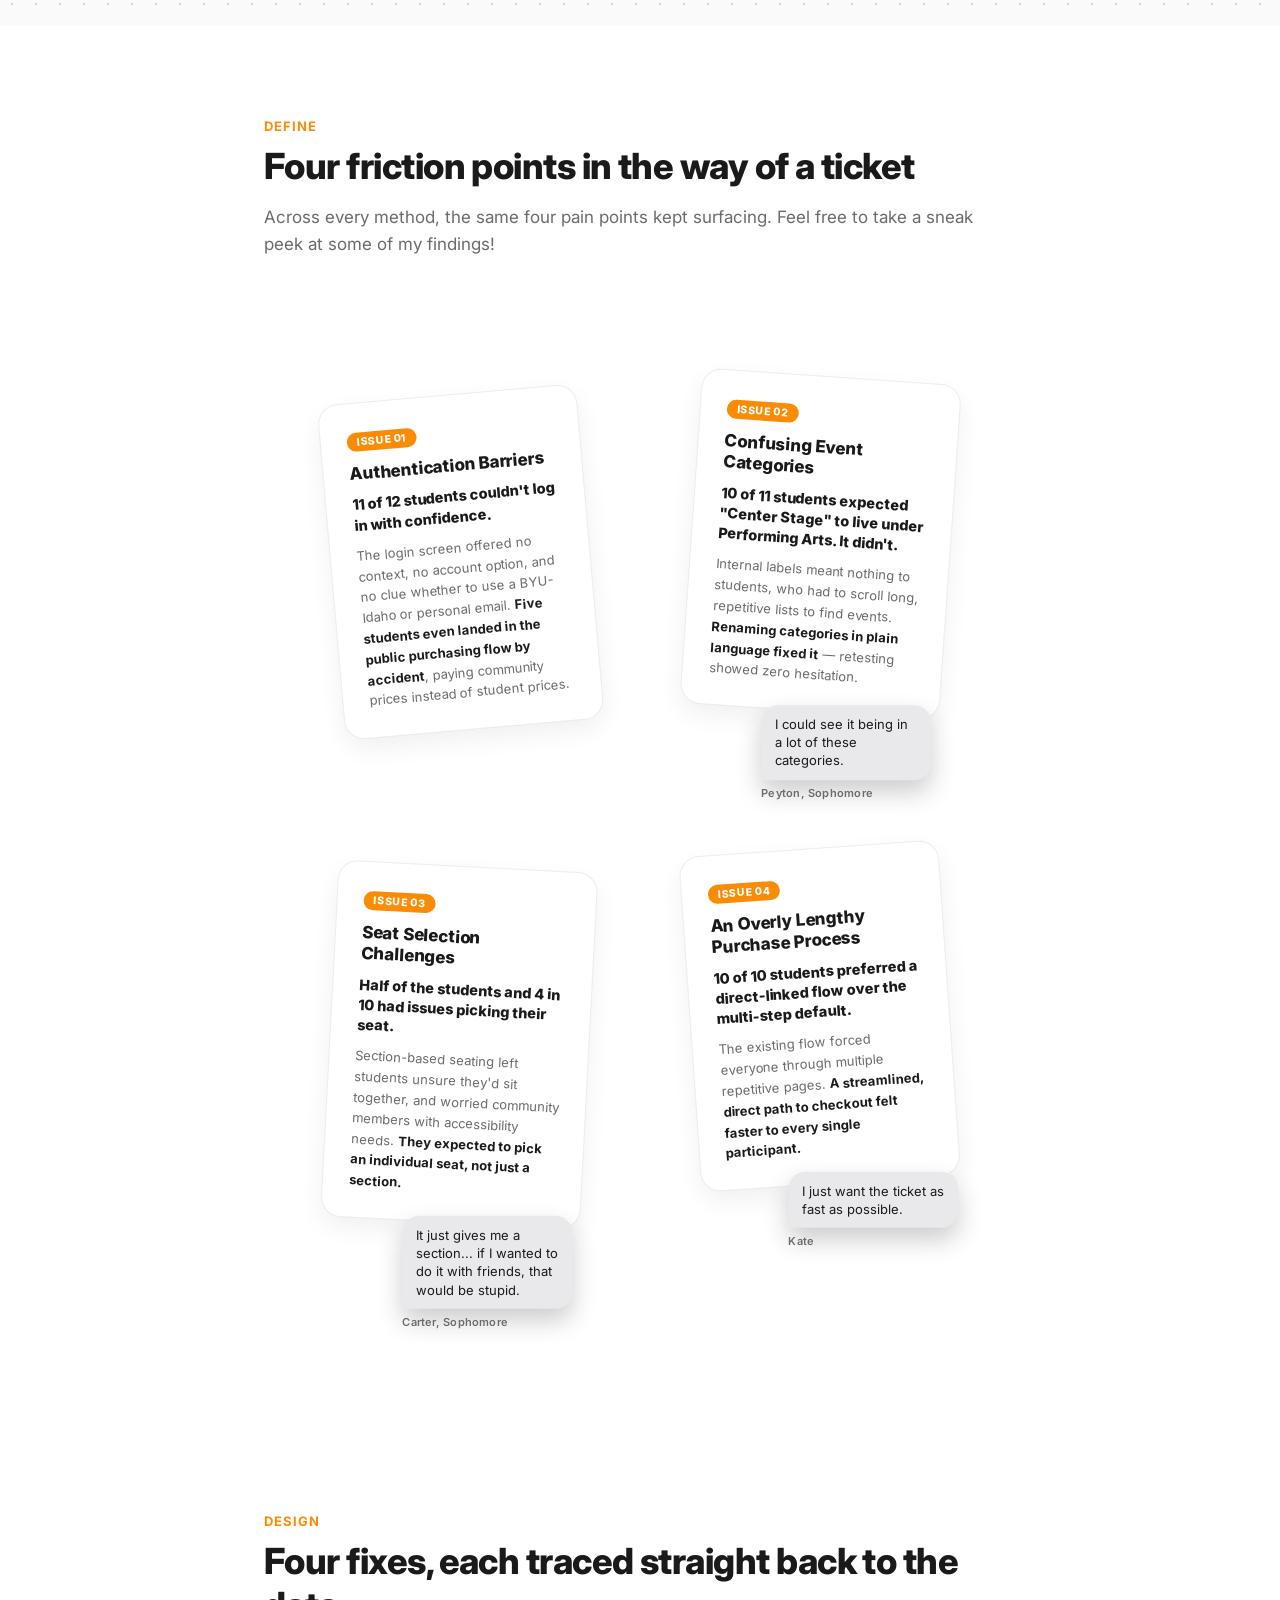
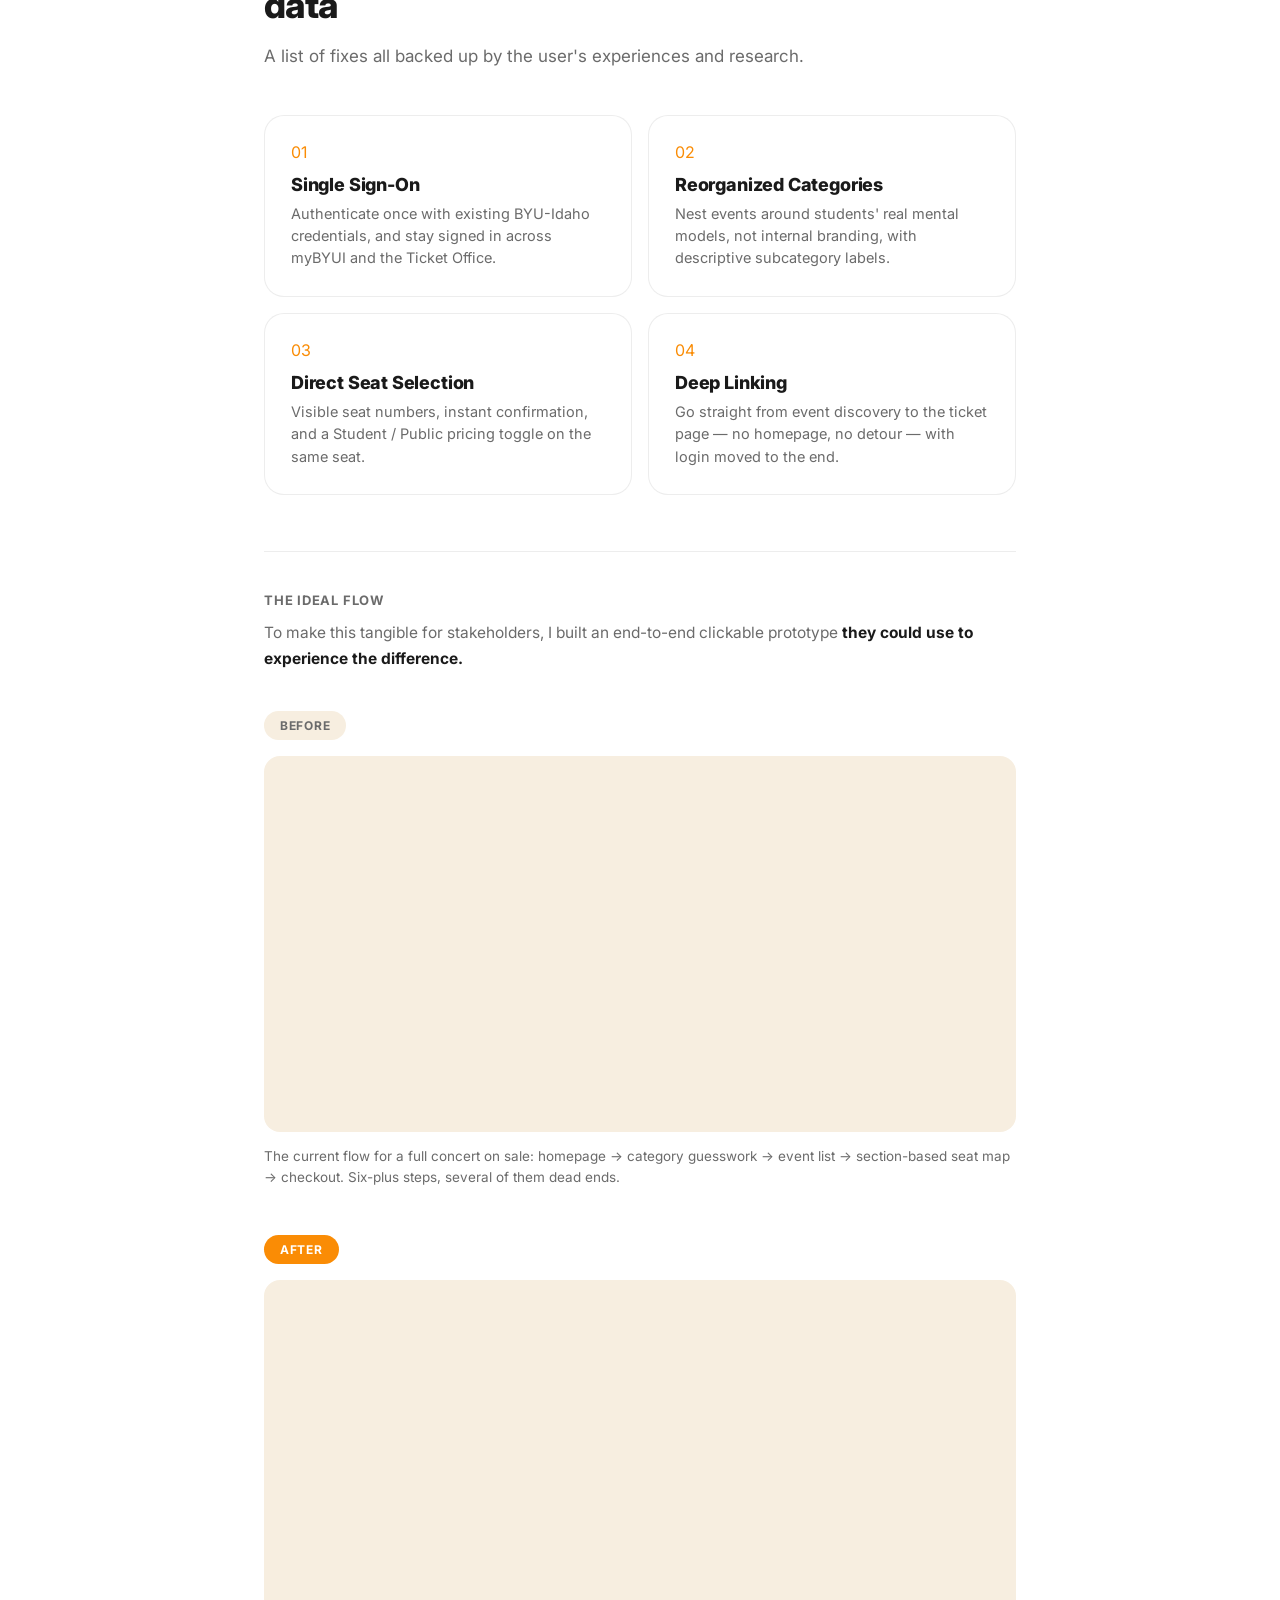
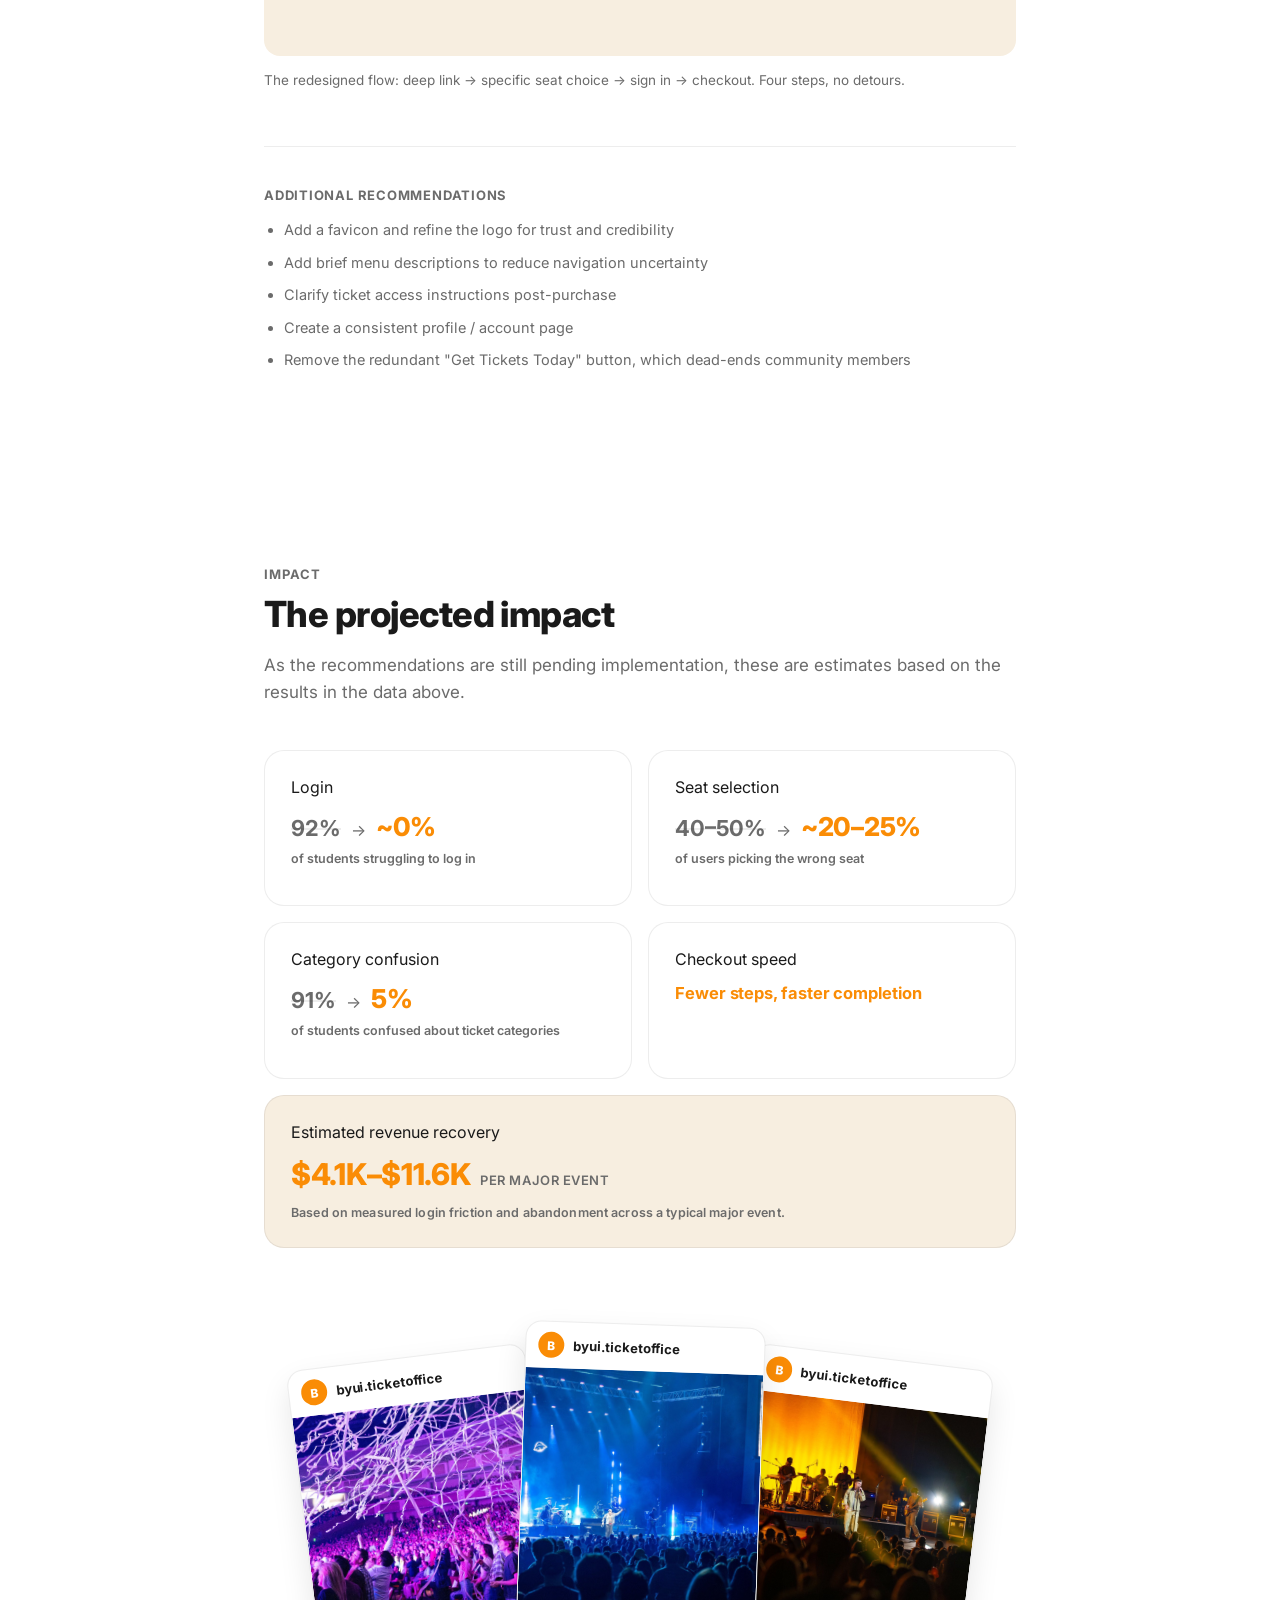
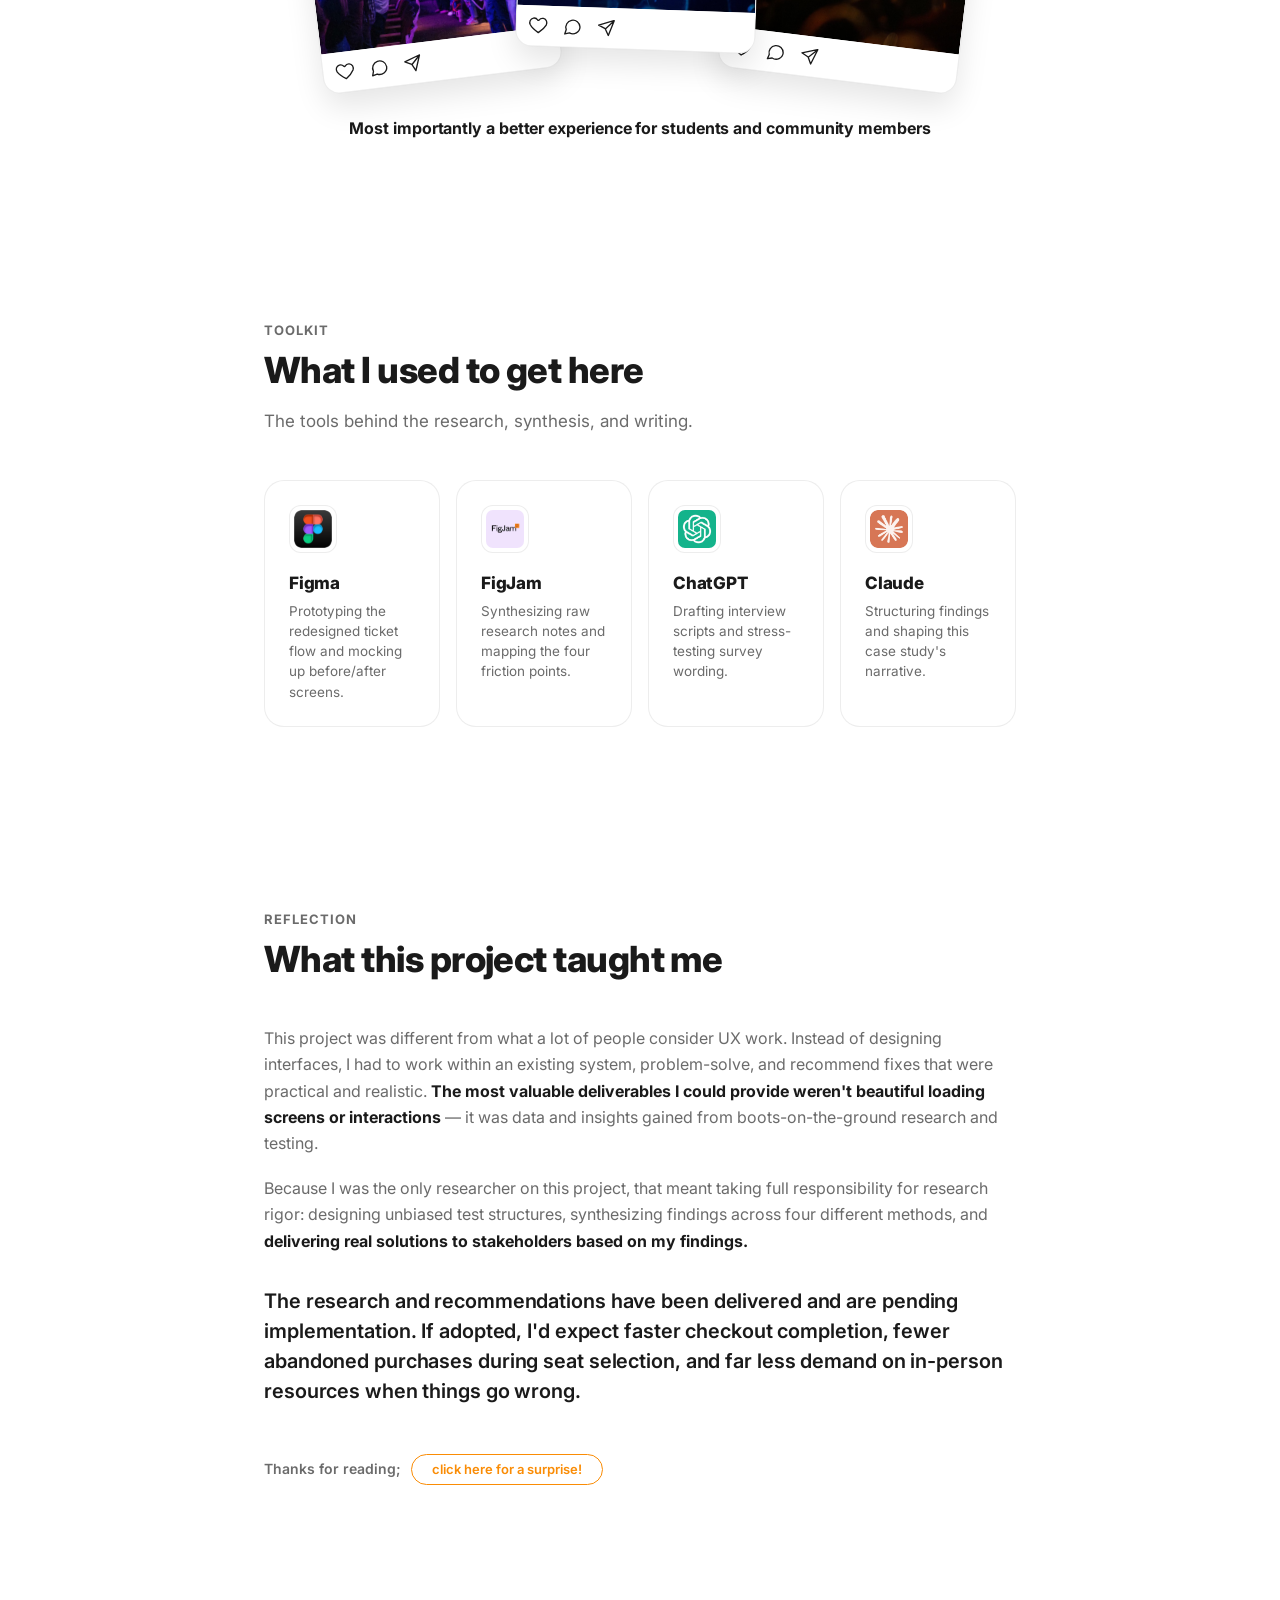
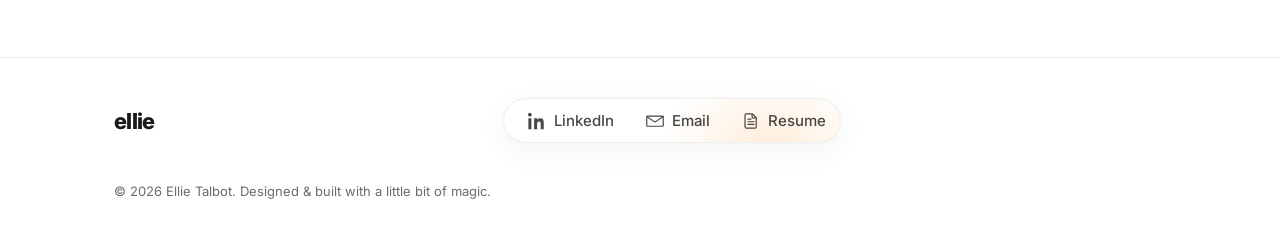
<file: ticketing-case-study.html>
<!DOCTYPE html>
<html lang="en">
<head>
<meta charset="UTF-8">
<meta name="viewport" content="width=device-width, initial-scale=1.0">
<title>Rethinking Ticket Buying — Ellie Talbot</title>
<link rel="preconnect" href="https://fonts.googleapis.com">
<link href="https://fonts.googleapis.com/css2?family=Inter:wght@400;500;600;700;800;900&display=swap" rel="stylesheet">
<link rel="stylesheet" href="css/base.css">
<link rel="stylesheet" href="css/ticketing-case-study.css">
</head>
<body>

  <div class="nav-wrap">
    <div class="nav-glow"></div>
    <nav>
      <a class="logo" href="index.html">ellie</a>
      <ul class="nav-links">
        <li><a href="projects.html" class="active">Projects</a></li>
        <li><a href="about.html">About Me</a></li>
      </ul>
      <button class="nav-toggle" id="navToggle" aria-label="Toggle menu" aria-expanded="false">
        <svg width="20" height="20" viewBox="0 0 24 24" fill="none"><path d="M4 7h16M4 12h16M4 17h16" stroke="currentColor" stroke-width="1.8" stroke-linecap="round"/></svg>
      </button>
      <a class="say-hi" href="resume.pdf" target="_blank" rel="noopener">Resume</a>
    </nav>
    <div class="mobile-menu" id="mobileMenu">
      <a href="projects.html" class="active">Projects</a>
      <a href="about.html">About Me</a>
    </div>
  </div>

  <header class="cs-hero">
    <div class="cs-hero-bg">
      <img src="images/ticketing-event-pair-pink.jpg" alt="OneRepublic performing on stage with a colorful projected backdrop, silhouetted crowd members holding up phones in the foreground">
      <span class="cs-hero-credit">OneRepublic &middot; March 2026</span>
    </div>
    <div class="cs-wrap">
      <a class="cs-back" href="projects.html">&larr; Back to Projects</a>
      <p class="cs-eyebrow">UX Research Case Study</p>
      <h1 class="cs-title">Rethinking Ticket Buying</h1>
      <p class="cs-sub">Buying tickets at BYU-Idaho is confusing and hard. I led the research to find out exactly where the experience broke down, and built the validated case for fixing it.</p>

      <div class="cs-meta-row">
        <div class="cs-meta-card">
          <span class="cs-meta-label">Role</span>
          <div class="cs-meta-value">Lead UX Researcher</div>
        </div>
        <div class="cs-meta-card">
          <span class="cs-meta-label">Team</span>
          <div class="cs-meta-value">5 Stakeholders</div>
        </div>
        <div class="cs-meta-card">
          <span class="cs-meta-label">Duration</span>
          <div class="cs-meta-value">3&ndash;4 Months</div>
        </div>
        <div class="cs-meta-card">
          <span class="cs-meta-label">Industry</span>
          <div class="cs-meta-value">Higher Ed / Ticketing</div>
        </div>
        <div class="cs-meta-card">
          <span class="cs-meta-label">Reach</span>
          <div class="cs-meta-value">25,000+ Students &amp; Community</div>
        </div>
      </div>
    </div>
  </header>

  <nav class="cs-sidenav" id="csSubnav">
    <a class="cs-sidenav-back" href="projects.html">&larr; Go Back</a>
    <div class="cs-sidenav-links">
      <a href="#problem" data-section="problem">Problem</a>
      <a href="#research" data-section="research">Research</a>
      <a href="#findings" data-section="findings">Findings</a>
      <a href="#recommendations" data-section="recommendations">Recommendations</a>
      <a href="#impact" data-section="impact">Impact</a>
      <a href="#toolkit" data-section="toolkit">Toolkit</a>
      <a href="#reflection" data-section="reflection">Reflection</a>
    </div>
  </nav>

  <section class="cs-section" id="problem">
    <div class="cs-wrap">
      <div class="cs-section-head">
        <p class="cs-eyebrow">The Problem</p>
        <h2>Two audiences. One broken experience.</h2>
        <p class="cs-lede">The BYU-Idaho Ticket Office serves two very different audiences: students and members of the community. From weekly roller-skating to a OneRepublic concert, the website is the starting point for every event. However, for some users, the most memorable part of the process isn't the event they are attending; it's the overly complicated ticket purchasing process.</p>
      </div>
      <figure class="cs-figure cs-bleed">
        <img src="images/ticketing-event-crowd.jpg" alt="Aerial view of a packed BYU-Idaho crowd holding up phones during a OneRepublic concert">
        <figcaption>OneRepublic, March 2026. A single major event like this can draw 5,000&ndash;14,000 attendees — all funneled through the same broken purchase flow.</figcaption>
      </figure>
      <figure class="cs-figure cs-bleed">
        <img src="images/ticketing-signin-current.jpg" alt="Current BYU-Idaho ticket office sign-in screen showing only a bare email field">
        <figcaption>The current sign-in screen — no indication of which email to use, student or otherwise.</figcaption>
      </figure>
    </div>
  </section>

  <section class="cs-section" id="research">
    <div class="fj-cursor" aria-hidden="true">
      <svg viewBox="0 0 24 24" fill="none"><path d="M4 3l6.5 17 2.3-6.9L20 10.5 4 3z" fill="#fff"/></svg>
      Ellie is researching
    </div>
    <div class="cs-wrap">
      <div class="cs-section-head">
        <p class="cs-eyebrow">Discover</p>
        <h2>Four methods, one full picture</h2>
        <p class="cs-lede">Instead of relying on assumptions, I organized and led <strong>11 rounds of research across four complementary methods</strong> to understand the ticket-buying experience from multiple angles. Each method answered a different question, helping distinguish isolated frustrations from recurring usability issues.</p>
      </div>

      <div class="fj-toolbar-wrap">
        <div class="fj-toolbar">
          <span class="fj-tool fj-tool-active" role="button" tabindex="0" title="Select" data-msg="Just here to point things out 👆">
            <svg viewBox="0 0 24 24" fill="none"><path d="M4 3l6.5 17 2.3-6.9L20 10.5 4 3z" stroke="currentColor" stroke-width="1.6" stroke-linejoin="round"/></svg>
          </span>
          <span class="fj-tool" role="button" tabindex="0" title="Sticky note" data-msg="No new stickies — but the ones below are all yours to drag!">
            <svg viewBox="0 0 24 24" fill="none"><path d="M4 4h16v11l-5 5H4V4z" stroke="currentColor" stroke-width="1.6" stroke-linejoin="round"/><path d="M15 20v-4a1 1 0 011-1h4" stroke="currentColor" stroke-width="1.6" stroke-linejoin="round"/></svg>
          </span>
          <span class="fj-tool" role="button" tabindex="0" title="Shapes" data-msg="Circle, square... creative chaos ✨">
            <svg viewBox="0 0 24 24" fill="none"><circle cx="9" cy="9" r="5.5" stroke="currentColor" stroke-width="1.6"/><rect x="12.5" y="12.5" width="9" height="9" rx="1.5" stroke="currentColor" stroke-width="1.6"/></svg>
          </span>
          <span class="fj-tool" role="button" tabindex="0" title="Pen" data-msg="Doodle mode engaged. (No actual doodling happens.)">
            <svg viewBox="0 0 24 24" fill="none"><path d="M4 20l1-4.5L15.5 5 19 8.5 8.5 19 4 20z" stroke="currentColor" stroke-width="1.6" stroke-linejoin="round"/></svg>
          </span>
          <span class="fj-tool" role="button" tabindex="0" title="Comment" data-msg="For real feedback, my inbox is down in the footer 😊">
            <svg viewBox="0 0 24 24" fill="none"><path d="M4 5h16v10H9l-5 4V5z" stroke="currentColor" stroke-width="1.6" stroke-linejoin="round"/></svg>
          </span>
        </div>
        <span class="fj-toolbar-msg" id="toolbarMsg"></span>
      </div>

      <div class="cs-stat-grid">
        <div class="cs-stat-card">
          <div class="cs-stat-num" data-count-to="86">86</div>
          <div class="cs-stat-label">Participants</div>
          <span class="cs-stat-emoji">👩‍💻</span>
        </div>
        <div class="cs-stat-card" data-reveal="flow">
          <div class="cs-stat-num" data-count-to="11">11</div>
          <div class="cs-stat-label">Rounds of Testing</div>
          <span class="cs-stat-emoji">📋</span>
          <span class="cs-stat-hint">Click to reveal</span>
        </div>
        <div class="cs-stat-card" data-reveal="methods">
          <div class="cs-stat-num" data-count-to="4">4</div>
          <div class="cs-stat-label">Research Methods</div>
          <span class="cs-stat-emoji">🧪</span>
          <span class="cs-stat-hint">Click to reveal</span>
        </div>
        <div class="cs-stat-card" data-reveal="market">
          <div class="cs-stat-num" data-count-to="6">6</div>
          <div class="cs-stat-label">Competitor Platforms</div>
          <span class="cs-stat-emoji">💻</span>
          <span class="cs-stat-hint">Click to reveal</span>
        </div>
      </div>

      <div class="fj-comment fj-comment-static">
        <span class="fj-comment-pin"><span class="fj-comment-avatar">E</span></span>
        <span class="fj-comment-bubble">Explore, drag elements, and research along with me!</span>
      </div>

      <div class="cs-figure-row">
        <figure class="cs-figure cs-reveal-target" id="flowReveal">
          <img src="images/flow.png" alt="Flow diagram mapping the current BYU-Idaho ticket purchase journey, with frustrated-face markers at each friction point">
          <figcaption>Here is a small piece of the original flow mapped out. Each frustrated face marks a point where a student got stuck, including a forgot-password loop and a seat-picker dead end.</figcaption>
        </figure>

        <figure class="cs-figure cs-reveal-target" id="marketReveal">
          <img src="images/market.png" alt="Competitive analysis board showing sticky-note reactions to each site, a side-by-side comparison table, and a running do/don't list">
          <figcaption>Competitive analysis across six ticketing systems. This was crucial when working within the existing Paciolan system. From this research, we learned about the opportunity to implement SSO, which was a game changer!</figcaption>
          <div class="fj-comment">
            <span class="fj-comment-pin" tabindex="0"><span class="fj-comment-avatar">E</span></span>
            <span class="fj-comment-bubble">this was the real unlock — SSO fixed so much 👀</span>
          </div>
        </figure>
      </div>

      <ul class="cs-method-list cs-reveal-target" id="methodsReveal">
        <li><strong>Usability Testing</strong> — observed where students and community members hesitated, backtracked, or got stuck.</li>
        <li><strong>Tree Testing</strong> — validated whether a reorganized event category structure matched students' mental models.</li>
        <li><strong>A/B Testing</strong> — two staggered rounds, comparing direct-linked vs. multi-step flows, then browse-first vs. checkout-first.</li>
        <li><strong>Market Research</strong> — competitive analysis of six university and venue ticketing systems.</li>
      </ul>
    </div>
  </section>

  <section class="cs-section" id="findings">
    <div class="cs-wrap">
      <div class="cs-section-head">
        <p class="cs-eyebrow">Define</p>
        <h2>Four friction points in the way of a ticket</h2>
        <p class="cs-lede">Across every method, the same four pain points kept surfacing. Feel free to take a sneak peek at some of my findings!</p>
      </div>

      <div class="cs-desk">
        <div class="cs-desk-grid">

            <div class="cs-paper-card" data-issue-num="01">
              <span class="cs-paper-tab">Issue 01</span>
              <h3 class="cs-paper-title">Authentication Barriers</h3>
              <p class="cs-paper-stat">11 of 12 students couldn't log in with confidence.</p>
              <p class="cs-paper-body">The login screen offered no context, no account option, and no clue whether to use a BYU-Idaho or personal email. <strong>Five students even landed in the public purchasing flow by accident</strong>, paying community prices instead of student prices.</p>
            </div>

            <div class="cs-paper-card" data-issue-num="02">
              <span class="cs-paper-tab">Issue 02</span>
              <h3 class="cs-paper-title">Confusing Event Categories</h3>
              <p class="cs-paper-stat">10 of 11 students expected "Center Stage" to live under Performing Arts. It didn't.</p>
              <p class="cs-paper-body">Internal labels meant nothing to students, who had to scroll long, repetitive lists to find events. <strong>Renaming categories in plain language fixed it</strong> — retesting showed zero hesitation.</p>
              <div class="cs-imsg">
                <p class="cs-imsg-bubble">I could see it being in a lot of these categories.</p>
                <cite class="cs-imsg-cite">Peyton, Sophomore</cite>
              </div>
            </div>

            <div class="cs-paper-card" data-issue-num="03">
              <span class="cs-paper-tab">Issue 03</span>
              <h3 class="cs-paper-title">Seat Selection Challenges</h3>
              <p class="cs-paper-stat">Half of the students and 4 in 10 had issues picking their seat.</p>
              <p class="cs-paper-body">Section-based seating left students unsure they'd sit together, and worried community members with accessibility needs. <strong>They expected to pick an individual seat, not just a section.</strong></p>
              <div class="cs-imsg">
                <p class="cs-imsg-bubble">It just gives me a section... if I wanted to do it with friends, that would be stupid.</p>
                <cite class="cs-imsg-cite">Carter, Sophomore</cite>
              </div>
            </div>

            <div class="cs-paper-card" data-issue-num="04">
              <span class="cs-paper-tab">Issue 04</span>
              <h3 class="cs-paper-title">An Overly Lengthy Purchase Process</h3>
              <p class="cs-paper-stat">10 of 10 students preferred a direct-linked flow over the multi-step default.</p>
              <p class="cs-paper-body">The existing flow forced everyone through multiple repetitive pages. <strong>A streamlined, direct path to checkout felt faster to every single participant.</strong></p>
              <div class="cs-imsg">
                <p class="cs-imsg-bubble">I just want the ticket as fast as possible.</p>
                <cite class="cs-imsg-cite">Kate</cite>
              </div>
            </div>

        </div>
      </div>
    </div>
  </section>

  <section class="cs-section" id="recommendations">
    <div class="cs-wrap">
      <div class="cs-section-head">
        <p class="cs-eyebrow">Design</p>
        <h2>Four fixes, each traced straight back to the data</h2>
        <p class="cs-lede">A list of fixes all backed up by the user's experiences and research.</p>
      </div>

      <div class="cs-rec-grid">
        <div class="cs-rec-card">
          <span class="cs-issue-num">01</span>
          <h4>Single Sign-On</h4>
          <p>Authenticate once with existing BYU-Idaho credentials, and stay signed in across myBYUI and the Ticket Office.</p>
        </div>
        <div class="cs-rec-card">
          <span class="cs-issue-num">02</span>
          <h4>Reorganized Categories</h4>
          <p>Nest events around students' real mental models, not internal branding, with descriptive subcategory labels.</p>
        </div>
        <div class="cs-rec-card">
          <span class="cs-issue-num">03</span>
          <h4>Direct Seat Selection</h4>
          <p>Visible seat numbers, instant confirmation, and a Student / Public pricing toggle on the same seat.</p>
        </div>
        <div class="cs-rec-card">
          <span class="cs-issue-num">04</span>
          <h4>Deep Linking</h4>
          <p>Go straight from event discovery to the ticket page — no homepage, no detour — with login moved to the end.</p>
        </div>
      </div>

      <div class="cs-subsection">
        <h4 class="cs-subsection-title">The Ideal Flow</h4>
        <p class="cs-body-text">To make this tangible for stakeholders, I built an end-to-end clickable prototype <strong>they could use to experience the difference.</strong></p>

        <div class="cs-compare cs-bleed">
          <figure class="cs-compare-item cs-compare-before">
            <span class="cs-compare-tag">Before</span>
            <video src="images/ticketing-flow-before.mp4" autoplay loop muted playsinline preload="auto"></video>
            <figcaption>The current flow for a full concert on sale: homepage &rarr; category guesswork &rarr; event list &rarr; section-based seat map &rarr; checkout. Six-plus steps, several of them dead ends.</figcaption>
          </figure>
          <figure class="cs-compare-item cs-compare-after">
            <span class="cs-compare-tag">After</span>
            <video src="images/ticketing-flow-after-v2.mp4" autoplay loop muted playsinline preload="auto"></video>
            <figcaption>The redesigned flow: deep link &rarr; specific seat choice &rarr; sign in &rarr; checkout. Four steps, no detours.</figcaption>
          </figure>
        </div>
      </div>

      <div class="cs-subsection cs-small-recs">
        <h4 class="cs-subsection-title">Additional Recommendations</h4>
        <ul>
          <li>Add a favicon and refine the logo for trust and credibility</li>
          <li>Add brief menu descriptions to reduce navigation uncertainty</li>
          <li>Clarify ticket access instructions post-purchase</li>
          <li>Create a consistent profile / account page</li>
          <li>Remove the redundant "Get Tickets Today" button, which dead-ends community members</li>
        </ul>
      </div>
    </div>
  </section>

  <section class="cs-section" id="impact">
    <div class="cs-wrap">
      <div class="cs-section-head">
        <p class="cs-eyebrow">Impact</p>
        <h2>The projected impact</h2>
        <p class="cs-lede">As the recommendations are still pending implementation, these are estimates based on the results in the data above.</p>
      </div>

      <div class="cs-impact-grid">
        <div class="cs-impact-card">
          <span class="cs-issue-num">Login</span>
          <div class="cs-impact-values">
            <span class="cs-impact-before">92%</span>
            <span class="cs-impact-arrow">&rarr;</span>
            <span class="cs-impact-after">~0%</span>
          </div>
          <p class="cs-impact-metric-label">of students struggling to log in</p>
        </div>
        <div class="cs-impact-card">
          <span class="cs-issue-num">Seat selection</span>
          <div class="cs-impact-values">
            <span class="cs-impact-before">40&ndash;50%</span>
            <span class="cs-impact-arrow">&rarr;</span>
            <span class="cs-impact-after">~20&ndash;25%</span>
          </div>
          <p class="cs-impact-metric-label">of users picking the wrong seat</p>
        </div>
        <div class="cs-impact-card">
          <span class="cs-issue-num">Category confusion</span>
          <div class="cs-impact-values">
            <span class="cs-impact-before">91%</span>
            <span class="cs-impact-arrow">&rarr;</span>
            <span class="cs-impact-after">5%</span>
          </div>
          <p class="cs-impact-metric-label">of students confused about ticket categories</p>
        </div>
        <div class="cs-impact-card">
          <span class="cs-issue-num">Checkout speed</span>
          <div class="cs-impact-values">
            <span class="cs-impact-after cs-impact-qual">Fewer steps, faster completion</span>
          </div>
        </div>
        <div class="cs-impact-card cs-impact-card--wide">
          <span class="cs-issue-num">Estimated revenue recovery</span>
          <div class="cs-impact-values">
            <span class="cs-impact-after">$4.1K&ndash;$11.6K</span>
            <span class="cs-impact-arrow">per major event</span>
          </div>
          <p class="cs-impact-caption">Based on measured login friction and abandonment across a typical major event.</p>
        </div>
      </div>

      <div class="cs-ig-row">
        <div class="cs-ig-post">
          <div class="cs-ig-header">
            <span class="cs-ig-avatar">B</span>
            <span class="cs-ig-handle">byui.ticketoffice</span>
          </div>
          <div class="cs-ig-photo">
            <img src="images/ticketing-event-celebration.jpg" alt="Confetti streamers falling over a cheering BYU-Idaho concert crowd">
          </div>
          <div class="cs-ig-actions">
            <svg viewBox="0 0 24 24" fill="none" xmlns="http://www.w3.org/2000/svg"><path d="M12 20.5s-7.5-4.6-10-9.3C.4 7.8 2 4 5.6 3.3c2-.4 4 .4 5.2 2.1a1 1 0 001.6 0c1.2-1.7 3.2-2.5 5.2-2.1C21.2 4 22.8 7.8 21.2 11.2c-2.5 4.7-9.2 9.3-9.2 9.3z" stroke="currentColor" stroke-width="1.6" stroke-linejoin="round"/></svg>
            <svg viewBox="0 0 24 24" fill="none" xmlns="http://www.w3.org/2000/svg"><path d="M21 12a8.5 8.5 0 01-12.4 7.5L3 21l1.6-5.3A8.5 8.5 0 1121 12z" stroke="currentColor" stroke-width="1.6" stroke-linejoin="round"/></svg>
            <svg viewBox="0 0 24 24" fill="none" xmlns="http://www.w3.org/2000/svg"><path d="M21 3L11 13M21 3l-6.5 18-4-8-8-4 18-6z" stroke="currentColor" stroke-width="1.6" stroke-linejoin="round"/></svg>
          </div>
        </div>
        <div class="cs-ig-post">
          <div class="cs-ig-header">
            <span class="cs-ig-avatar">B</span>
            <span class="cs-ig-handle">byui.ticketoffice</span>
          </div>
          <div class="cs-ig-photo">
            <img src="images/ticketing-event-closer.jpg" alt="A performer on stage with arm raised, shown on the venue's big screen above the crowd">
          </div>
          <div class="cs-ig-actions">
            <svg viewBox="0 0 24 24" fill="none" xmlns="http://www.w3.org/2000/svg"><path d="M12 20.5s-7.5-4.6-10-9.3C.4 7.8 2 4 5.6 3.3c2-.4 4 .4 5.2 2.1a1 1 0 001.6 0c1.2-1.7 3.2-2.5 5.2-2.1C21.2 4 22.8 7.8 21.2 11.2c-2.5 4.7-9.2 9.3-9.2 9.3z" stroke="currentColor" stroke-width="1.6" stroke-linejoin="round"/></svg>
            <svg viewBox="0 0 24 24" fill="none" xmlns="http://www.w3.org/2000/svg"><path d="M21 12a8.5 8.5 0 01-12.4 7.5L3 21l1.6-5.3A8.5 8.5 0 1121 12z" stroke="currentColor" stroke-width="1.6" stroke-linejoin="round"/></svg>
            <svg viewBox="0 0 24 24" fill="none" xmlns="http://www.w3.org/2000/svg"><path d="M21 3L11 13M21 3l-6.5 18-4-8-8-4 18-6z" stroke="currentColor" stroke-width="1.6" stroke-linejoin="round"/></svg>
          </div>
        </div>
        <div class="cs-ig-post">
          <div class="cs-ig-header">
            <span class="cs-ig-avatar">B</span>
            <span class="cs-ig-handle">byui.ticketoffice</span>
          </div>
          <div class="cs-ig-photo">
            <img src="images/ticketing-event-opener.jpg" alt="Band silhouetted against warm gold stage lighting in front of the crowd">
          </div>
          <div class="cs-ig-actions">
            <svg viewBox="0 0 24 24" fill="none" xmlns="http://www.w3.org/2000/svg"><path d="M12 20.5s-7.5-4.6-10-9.3C.4 7.8 2 4 5.6 3.3c2-.4 4 .4 5.2 2.1a1 1 0 001.6 0c1.2-1.7 3.2-2.5 5.2-2.1C21.2 4 22.8 7.8 21.2 11.2c-2.5 4.7-9.2 9.3-9.2 9.3z" stroke="currentColor" stroke-width="1.6" stroke-linejoin="round"/></svg>
            <svg viewBox="0 0 24 24" fill="none" xmlns="http://www.w3.org/2000/svg"><path d="M21 12a8.5 8.5 0 01-12.4 7.5L3 21l1.6-5.3A8.5 8.5 0 1121 12z" stroke="currentColor" stroke-width="1.6" stroke-linejoin="round"/></svg>
            <svg viewBox="0 0 24 24" fill="none" xmlns="http://www.w3.org/2000/svg"><path d="M21 3L11 13M21 3l-6.5 18-4-8-8-4 18-6z" stroke="currentColor" stroke-width="1.6" stroke-linejoin="round"/></svg>
          </div>
        </div>
      </div>
      <p class="cs-ig-caption">Most importantly a better experience for students and community members</p>
    </div>
  </section>

  <section class="cs-section" id="toolkit">
    <div class="cs-wrap">
      <div class="cs-section-head">
        <p class="cs-eyebrow">Toolkit</p>
        <h2>What I used to get here</h2>
        <p class="cs-lede">The tools behind the research, synthesis, and writing.</p>
      </div>

      <div class="cs-toolkit-grid">
        <div class="cs-toolkit-card">
          <img class="cs-toolkit-logo" src="images/figma-logo2.png" alt="Figma logo">
          <h3 class="cs-toolkit-name">Figma</h3>
          <p class="cs-toolkit-desc">Prototyping the redesigned ticket flow and mocking up before/after screens.</p>
        </div>
        <div class="cs-toolkit-card">
          <img class="cs-toolkit-logo" src="images/figjam-logo.jpeg" alt="FigJam logo">
          <h3 class="cs-toolkit-name">FigJam</h3>
          <p class="cs-toolkit-desc">Synthesizing raw research notes and mapping the four friction points.</p>
        </div>
        <div class="cs-toolkit-card">
          <img class="cs-toolkit-logo" src="images/chatgpt-logo.jpg" alt="ChatGPT logo">
          <h3 class="cs-toolkit-name">ChatGPT</h3>
          <p class="cs-toolkit-desc">Drafting interview scripts and stress-testing survey wording.</p>
        </div>
        <div class="cs-toolkit-card">
          <img class="cs-toolkit-logo" src="images/claude-logo.png" alt="Claude logo">
          <h3 class="cs-toolkit-name">Claude</h3>
          <p class="cs-toolkit-desc">Structuring findings and shaping this case study's narrative.</p>
        </div>
      </div>
    </div>
  </section>

  <section class="cs-section cs-reflection" id="reflection">
    <div class="cs-wrap">
      <div class="cs-section-head">
        <p class="cs-eyebrow">Reflection</p>
        <h2>What this project taught me</h2>
      </div>
      <p class="cs-body-text">This project was different from what a lot of people consider UX work. Instead of designing interfaces, I had to work within an existing system, problem-solve, and recommend fixes that were practical and realistic. <strong>The most valuable deliverables I could provide weren't beautiful loading screens or interactions</strong> — it was data and insights gained from boots-on-the-ground research and testing.</p>
      <p class="cs-body-text">Because I was the only researcher on this project, that meant taking full responsibility for research rigor: designing unbiased test structures, synthesizing findings across four different methods, and <strong>delivering real solutions to stakeholders based on my findings.</strong></p>
      <p class="cs-pull">The research and recommendations have been delivered and are pending implementation. If adopted, I'd expect faster checkout completion, fewer abandoned purchases during seat selection, and far less demand on in-person resources when things go wrong.</p>
      <p class="cs-signoff">Thanks for reading; <button type="button" class="cs-surprise-trigger" id="csSurprise">click here for a surprise!</button></p>
    </div>
  </section>

  <footer class="site-footer">
    <div class="footer-inner">
      <div class="footer-logo">ellie</div>
      <nav class="footer-links">
        <a href="https://linkedin.com/in/ellietalbot" target="_blank" rel="noopener">
          <svg width="18" height="18" viewBox="0 0 24 24" fill="none" xmlns="http://www.w3.org/2000/svg">
            <path d="M4.98 3.5C4.98 4.88 3.87 6 2.5 6S0 4.88 0 3.5 1.12 1 2.5 1s2.48 1.12 2.48 2.5zM.5 8.25h4V23h-4V8.25zM8.5 8.25h3.83v2.01h.05c.53-1 1.84-2.06 3.79-2.06 4.06 0 4.81 2.67 4.81 6.14V23h-4v-6.7c0-1.6-.03-3.66-2.23-3.66-2.24 0-2.58 1.75-2.58 3.55V23h-4V8.25z" fill="currentColor"/>
          </svg>
          LinkedIn
        </a>
        <a href="mailto:hello@ellietalbot.design">
          <svg width="18" height="18" viewBox="0 0 24 24" fill="none" xmlns="http://www.w3.org/2000/svg">
            <path d="M2 5.5h20a1 1 0 011 1V18a1 1 0 01-1 1H2a1 1 0 01-1-1V6.5a1 1 0 011-1z" stroke="currentColor" stroke-width="1.6" stroke-linejoin="round"/>
            <path d="M1.5 6.2L12 13.5l10.5-7.3" stroke="currentColor" stroke-width="1.6" stroke-linecap="round" stroke-linejoin="round"/>
          </svg>
          Email
        </a>
        <a href="resume.pdf" target="_blank" rel="noopener">
          <svg width="18" height="18" viewBox="0 0 24 24" fill="none" xmlns="http://www.w3.org/2000/svg">
            <path d="M6 2.5H14L19 7.5V19.5C19 20.6 18.1 21.5 17 21.5H6C4.9 21.5 4 20.6 4 19.5V4.5C4 3.4 4.9 2.5 6 2.5Z" stroke="currentColor" stroke-width="1.6" stroke-linejoin="round"/>
            <path d="M13.5 2.6V6.8C13.5 7.35 13.95 7.8 14.5 7.8H18.7" stroke="currentColor" stroke-width="1.6" stroke-linejoin="round"/>
            <path d="M8 13h8M8 16.5h8M8 9.5h4" stroke="currentColor" stroke-width="1.6" stroke-linecap="round"/>
          </svg>
          Resume
        </a>
      </nav>
    </div>
    <div class="footer-inner footer-bottom">
      <p>&copy; 2026 Ellie Talbot. Designed &amp; built with a little bit of magic.</p>
    </div>
  </footer>

<script>
  // section + card reveal on scroll
  const csItems = document.querySelectorAll('.cs-reveal, .cs-section, .cs-meta-card, .cs-stat-card, .cs-rec-card, .cs-impact-card, .cs-law-card, .cs-toolkit-card, .cs-ig-post, .cs-paper-card');
  if ('IntersectionObserver' in window){
    const io = new IntersectionObserver((entries)=>{
      entries.forEach(e=>{
        if (e.isIntersecting){
          e.target.classList.add('is-visible');
          io.unobserve(e.target);
        }
      });
    }, { threshold: 0.08 });
    csItems.forEach(i => io.observe(i));
  } else {
    csItems.forEach(i => i.classList.add('is-visible'));
  }

  // count-up on the research stat numbers
  const countEls = document.querySelectorAll('[data-count-to]');
  if ('IntersectionObserver' in window && countEls.length){
    const countIo = new IntersectionObserver((entries)=>{
      entries.forEach(e=>{
        if (!e.isIntersecting) return;
        const el = e.target;
        const target = parseInt(el.dataset.countTo, 10);
        const duration = 900;
        const start = performance.now();
        el.textContent = '0';
        function tick(now){
          const p = Math.min(1, (now - start) / duration);
          const eased = 1 - Math.pow(1 - p, 3);
          el.textContent = Math.round(eased * target);
          if (p < 1) requestAnimationFrame(tick);
          else el.textContent = target;
        }
        requestAnimationFrame(tick);
        countIo.unobserve(el);
      });
    }, { threshold: 0.6 });
    countEls.forEach(el => countIo.observe(el));
  }

  // scrollspy for the sticky sub-nav
  const subnavLinks = document.querySelectorAll('.cs-sidenav-links a');
  const spySections = document.querySelectorAll('.cs-section[id]');
  if ('IntersectionObserver' in window && subnavLinks.length){
    const spy = new IntersectionObserver((entries)=>{
      entries.forEach(entry=>{
        if (entry.isIntersecting){
          const id = entry.target.id;
          subnavLinks.forEach(a => a.classList.toggle('active', a.dataset.section === id));
        }
      });
    }, { rootMargin: '-45% 0px -50% 0px', threshold: 0 });
    spySections.forEach(s => spy.observe(s));
  }

  // Discover section drag-around — every sticky, note card, and pinned
  // photo can be picked up and moved, like a real whiteboard. Purely
  // client-side and per-session: nothing is saved anywhere, so a page
  // refresh (or another visitor's own session) always starts from the
  // default laid-out positions.
  (function initResearchDrag(){
    const zone = document.getElementById('research');
    if (!zone) return;

    // rotation angles baked into the CSS for each element, keyed by
    // position among its siblings — used so dragging can preserve the
    // sticky-note tilt instead of snapping it flat
    const STAT_ROTATIONS = [-3, 2, -2, 3];
    const NOTE_ROTATIONS = [-6, 4, -3, 6];
    const FIGURE_ROTATIONS = [-4, 3.5];

    // a plain pointerdown->pointerup with barely any movement counts as a
    // "click" (fires onClick, e.g. the stat cards' reveal toggle) rather
    // than a drag — anything past this many px is a real drag instead
    const CLICK_THRESHOLD = 6;

    function setupDrag(el, rotationDeg, useCssVars, onClick){
      el.classList.add('fj-draggable');
      let startX = 0, startY = 0, baseX = 0, baseY = 0, dragX = 0, dragY = 0, dragging = false, moved = 0;

      function apply(){
        if (useCssVars){
          el.style.setProperty('--drag-x', dragX + 'px');
          el.style.setProperty('--drag-y', dragY + 'px');
          el.style.setProperty('--drag-rot', rotationDeg + 'deg');
        } else {
          el.style.transform = 'translate(' + dragX + 'px, ' + dragY + 'px) rotate(' + rotationDeg + 'deg)';
        }
      }

      function pointOf(e){
        if (e.touches && e.touches[0]) return e.touches[0];
        if (e.changedTouches && e.changedTouches[0]) return e.changedTouches[0];
        return e;
      }

      function onMove(e){
        if (!dragging) return;
        const p = pointOf(e);
        const dx = p.clientX - startX;
        const dy = p.clientY - startY;
        moved = Math.max(moved, Math.abs(dx), Math.abs(dy));
        dragX = baseX + dx;
        dragY = baseY + dy;
        apply();
        if (e.cancelable) e.preventDefault();
      }

      function onUp(e){
        if (!dragging) return;
        dragging = false;
        el.classList.remove('is-dragging');
        document.removeEventListener('mousemove', onMove);
        document.removeEventListener('touchmove', onMove);
        document.removeEventListener('mouseup', onUp);
        document.removeEventListener('touchend', onUp);

        if (moved < CLICK_THRESHOLD){
          // barely moved — treat it as a click, leave position untouched
          if (onClick) onClick();
          return;
        }
        const p = pointOf(e);
        baseX = dragX = baseX + (p.clientX - startX);
        baseY = dragY = baseY + (p.clientY - startY);
        el.classList.add('fj-moved');
        apply();
      }

      function onDown(e){
        if (typeof e.button === 'number' && e.button !== 0) return;
        dragging = true;
        moved = 0;
        const p = pointOf(e);
        startX = p.clientX;
        startY = p.clientY;
        el.classList.add('is-dragging');
        document.addEventListener('mousemove', onMove);
        document.addEventListener('touchmove', onMove, { passive: false });
        document.addEventListener('mouseup', onUp);
        document.addEventListener('touchend', onUp);
        e.preventDefault();
      }

      el.addEventListener('mousedown', onDown);
      el.addEventListener('touchstart', onDown, { passive: false });
    }

    zone.querySelectorAll('.cs-stat-card').forEach(function(el, i){
      const revealId = el.dataset.reveal;
      const onClick = revealId ? function(){ toggleReveal(revealId); } : null;
      setupDrag(el, STAT_ROTATIONS[i] || 0, true, onClick);
    });
    zone.querySelectorAll('.cs-method-list li').forEach(function(el, i){
      setupDrag(el, NOTE_ROTATIONS[i] || 0, false);
    });
    zone.querySelectorAll('.cs-figure').forEach(function(el, i){
      setupDrag(el, FIGURE_ROTATIONS[i] || 0, false);
    });

    // clicking "Research Methods" reveals the method-list note cards;
    // clicking "Competitor Platforms" reveals the market-research photo
    function toggleReveal(name){
      const targetIds = { flow: 'flowReveal', methods: 'methodsReveal', market: 'marketReveal' };
      const target = document.getElementById(targetIds[name]);
      if (target) target.classList.toggle('is-open');
    }
  })();

  // Decorative toolbar — purely cosmetic (none of these actually switch
  // tools), but clicking one moves the active highlight over and pops up
  // a little message with its own auto-hide timer.
  (function initToolbar(){
    const tools = document.querySelectorAll('.fj-toolbar .fj-tool');
    const msgEl = document.getElementById('toolbarMsg');
    if (!tools.length || !msgEl) return;

    let hideTimer = null;

    function activate(tool){
      tools.forEach(function(t){ t.classList.toggle('fj-tool-active', t === tool); });
      msgEl.textContent = tool.dataset.msg || '';
      msgEl.classList.add('is-visible');
      clearTimeout(hideTimer);
      hideTimer = setTimeout(function(){ msgEl.classList.remove('is-visible'); }, 3200);
    }

    tools.forEach(function(tool){
      tool.addEventListener('click', function(){ activate(tool); });
      tool.addEventListener('keydown', function(e){
        if (e.key === 'Enter' || e.key === ' '){
          e.preventDefault();
          activate(tool);
        }
      });
    });
  })();

  // Discover section live cursor — the "Ellie is researching" tag tracks
  // the mouse while it's over the section, like a real-time collaborator
  // cursor on a whiteboard, instead of sitting fixed in one spot.
  (function initResearchCursor(){
    const zone = document.getElementById('research');
    const cursor = zone && zone.querySelector('.fj-cursor');
    if (!zone || !cursor) return;

    let raf = null;
    function moveTo(x, y){
      cursor.style.left = x + 'px';
      cursor.style.top = y + 'px';
    }

    zone.addEventListener('mousemove', function(e){
      const rect = zone.getBoundingClientRect();
      const x = e.clientX - rect.left;
      const y = e.clientY - rect.top;
      if (raf) cancelAnimationFrame(raf);
      raf = requestAnimationFrame(function(){ moveTo(x, y); });
    });
    zone.addEventListener('mouseenter', function(){ cursor.classList.add('is-active'); });
    zone.addEventListener('mouseleave', function(){ cursor.classList.remove('is-active'); });
  })();

  // fade the fixed side nav in only once the hero has scrolled out of
  // view, so it never floats over the hero photo
  const csSidenav = document.querySelector('.cs-sidenav');
  const csHero = document.querySelector('.cs-hero');
  if (csSidenav && csHero && 'IntersectionObserver' in window){
    const heroIo = new IntersectionObserver((entries)=>{
      entries.forEach(entry=>{
        csSidenav.classList.toggle('is-visible', !entry.isIntersecting);
      });
    }, { threshold: 0, rootMargin: '-160px 0px 0px 0px' });
    heroIo.observe(csHero);
  }

  // closing-line easter egg — clicking "click here for a surprise" turns
  // the cursor into a random fruit or flower emoji
  const csSurprise = document.getElementById('csSurprise');
  if (csSurprise){
    const surpriseCursorEmoji = ['🍉','🍊','🍋','🍓','🍇','🍍','🍒','🍑','🍎','🍌','🌸','🌷','🌻','🌼','🌺','🪷'];

    function emojiCursor(emoji){
      const svg = `<svg xmlns='http://www.w3.org/2000/svg' width='36' height='36'><text x='1' y='28' font-size='28'>${emoji}</text></svg>`;
      return `url("data:image/svg+xml,${encodeURIComponent(svg)}") 16 16, auto`;
    }

    csSurprise.addEventListener('click', () => {
      const pick = surpriseCursorEmoji[Math.floor(Math.random() * surpriseCursorEmoji.length)];
      document.body.style.cursor = emojiCursor(pick);
    });
  }
</script>
<script src="js/nav.js"></script>
</body>
</html>
</file>
<file: css/base.css>
/* =====================================================================
   BASE.CSS
   Shared across every page: reset, color/type variables, the nav bar
   (including its mobile hamburger menu), the footer, and a couple of
   small conventions (page header, CTA buttons) reused site-wide.
   ===================================================================== */

:root{
  --cream: #FFFFFF;
  --cream-deep: #F7EEE0;
  --orange-1: #FFB27A;
  --orange-2: #FF8A5B;
  --orange-soft: #FFE3CC;
  --orange: #FA8C05;
  --ink: #1A1A1A;
  --ink-soft: #6B6B6B;
  --line: rgba(26,26,26,0.08);
  --white: #ffffff;
  --imsg-blue: #2F8CFF;
  --imsg-grey: #E9E9EB;

  /* extra orange shades for secondary highlights, gradient stops, and
     accent chips, so sets of 2–3 items can still be told apart */
  --orange-mid: #FFA94D;
  --orange-deep: #C25E00;
  --orange-tint: #FFEEDC;
  --orange-mist: #FFF6EC;
}

*{ box-sizing: border-box; }
html{ scroll-behavior: smooth; }
body{
  margin:0;
  background: var(--cream);
  color: var(--ink);
  font-family: 'Inter', sans-serif;
  overflow-x: hidden;
}

h1,h2{ font-family:'Inter', sans-serif; margin:0; letter-spacing:-0.02em; }
p{ margin:0; }

/* ---------------- NAV ---------------- */
.nav-wrap{
  position: static;
  z-index: 100;
  padding: 20px 24px 0;
}
.nav-glow{ display: none; }
nav{
  position: relative;
  max-width: 1100px;
  margin: 0 auto;
  display:flex;
  align-items:center;
  justify-content:space-between;
  background: rgba(255,255,255,0.75);
  backdrop-filter: blur(14px);
  -webkit-backdrop-filter: blur(14px);
  border: 1px solid var(--line);
  border-radius: 999px;
  padding: 12px 14px 12px 24px;
  box-shadow: 0 8px 30px rgba(0,0,0,0.05);
  overflow: hidden;
  isolation: isolate;
}
nav::after{
  content: "";
  position: absolute;
  right: -40px;
  bottom: -70px;
  width: 220px;
  height: 140px;
  background: radial-gradient(closest-side, #FFEEDC, rgba(255,238,220,0));
  z-index: -1;
  pointer-events: none;
}
.logo{
  font-family:'Inter', sans-serif;
  font-weight:800;
  font-size: 24px;
  letter-spacing: -0.03em;
  color: var(--ink);
  text-decoration: none;
}
.nav-links{
  display:flex;
  gap: 32px;
  list-style:none;
  margin:0; padding:0;
}
.nav-links a{
  position: relative;
  text-decoration:none;
  color: var(--ink);
  font-size: 15px;
  font-weight: 500;
  opacity: 0.85;
  transition: opacity .2s ease, color .2s ease;
}
.nav-links a::after{
  content: "";
  position: absolute;
  left: 0;
  bottom: -4px;
  width: 100%;
  height: 2px;
  background: var(--orange);
  border-radius: 2px;
  transform: scaleX(0);
  transform-origin: left;
  transition: transform 0.25s ease;
}
.nav-links a:hover{ opacity: 1; color: var(--orange); }
.nav-links a:hover::after{ transform: scaleX(1); }
.nav-links a.active{ opacity: 1; color: var(--orange); }
.nav-links a.active::after{ transform: scaleX(1); }

.say-hi{
  background: var(--ink);
  color: var(--cream);
  border:none;
  padding: 10px 22px;
  border-radius: 999px;
  font-size: 14px;
  font-weight: 600;
  cursor:pointer;
  font-family:'Inter',sans-serif;
  text-decoration: none;
  display: inline-block;
}

.nav-toggle{
  display: none;
  align-items: center;
  justify-content: center;
  width: 38px;
  height: 38px;
  background: none;
  border: none;
  cursor: pointer;
  color: var(--ink);
  padding: 0;
  flex-shrink: 0;
}
@media (max-width: 720px){
  .nav-links{ display:none; }
  .nav-toggle{ display:flex; }
}
.mobile-menu{
  display: none;
  position: absolute;
  top: calc(100% + 10px);
  left: 0;
  right: 0;
  background: var(--white);
  border: 1px solid var(--line);
  border-radius: 20px;
  box-shadow: 0 20px 40px rgba(0,0,0,0.12);
  padding: 10px;
  z-index: 200;
  flex-direction: column;
  gap: 2px;
}
.mobile-menu.open{ display: flex; }
.mobile-menu a{
  text-decoration: none;
  color: var(--ink);
  font-size: 15px;
  font-weight: 500;
  padding: 12px 14px;
  border-radius: 12px;
  transition: background 0.15s ease, color 0.15s ease;
}
.mobile-menu a:hover{ background: rgba(26,26,26,0.05); }
.mobile-menu a.active{ color: var(--orange); font-weight: 600; }

/* ---------------- SHARED PAGE HEADER ----------------
   Used by projects.html and about.html for their
   eyebrow / title / subtitle intro block. */
.pg-head{
  max-width: 1100px;
  margin: 0 auto;
  padding: 56px 24px 40px;
}
.pg-eyebrow{
  font-size: 13px; font-weight: 700; letter-spacing: 0.08em;
  color: var(--ink-soft); text-transform: uppercase;
}
.pg-title{
  font-size: clamp(32px, 5vw, 52px);
  font-weight: 800;
  letter-spacing: -0.02em;
  margin: 8px 0 10px;
}
.pg-sub{
  font-size: 16px;
  color: var(--ink-soft);
  max-width: 560px;
  line-height: 1.5;
}

/* ---------------- FOOTER ---------------- */
.site-footer{
  border-top: 1px solid var(--line);
  margin-top: 80px;
}
.footer-inner{
  max-width: 1100px;
  margin: 0 auto;
  padding: 40px 24px;
  display: flex;
  align-items: center;
  justify-content: space-between;
  gap: 24px;
  flex-wrap: wrap;
}
.footer-logo{
  font-family: 'Inter', sans-serif;
  font-weight: 800;
  font-size: 22px;
  letter-spacing: -0.03em;
  color: var(--ink);
}
.footer-links{
  display: flex;
  gap: 32px;
}
.footer-links a{
  display: inline-flex;
  align-items: center;
  gap: 8px;
  text-decoration: none;
  color: var(--ink);
  font-size: 15px;
  font-weight: 500;
  opacity: 0.8;
  transition: opacity 0.2s ease, color 0.2s ease;
}
.footer-links a:hover{
  opacity: 1;
  color: var(--orange);
}
.footer-bottom{
  padding-top: 0;
  padding-bottom: 32px;
  justify-content: flex-start;
}
.footer-bottom p{
  font-size: 13px;
  color: var(--ink-soft);
}
@media (max-width: 560px){
  .footer-inner{ flex-direction: column; align-items: flex-start; }
  .footer-links{ gap: 20px; flex-wrap: wrap; }
}
</file>
<file: css/home.css>
/* ---------------- PIN WRAPPER (hero -> chat) ---------------- */
  .pin-wrapper{
    position: relative;
    height: 150vh; /* scroll distance that drives the animation */
  }
  .pin-inner{
    position: sticky;
    top: var(--nav-clearance, 150px); /* stick just below the sticky nav, never under it */
    display:flex;
    flex-direction: column;
    align-items:center;
    justify-content:flex-start;
    padding-top: 4vh;
    padding-bottom: 5vh;
  }

  /* memoji cluster */
  .memoji-stage{
    position: relative;
    width: 460px;
    height: 240px;
    display:flex;
    align-items:center;
    justify-content:center;
    will-change: transform;
    transform-origin: 50% 0%;
  }
  .memoji-glow{
    position:absolute;
    width: 190px; height: 190px;
    border-radius:50%;
    background: linear-gradient(160deg, var(--orange-1) 0%, var(--orange) 55%, var(--orange-1) 100%);
    box-shadow: 0 18px 34px rgba(0, 0, 0, 0.18);
    top: 6px;
    opacity: 1;
    z-index: 2;
  }
  .memoji-face{
    position:relative;
    width: 232px;
    height: 232px;
    object-fit: contain;
    filter: drop-shadow(0 10px 18px rgba(0,0,0,0.12));
    z-index: 2;
    will-change: transform;
    transform-origin: 50% 50%;
  }
  .sticker{
    position:absolute;
    display:flex;
    align-items:center;
    justify-content:center;
    background: var(--white);
    border-radius: 20px;
    box-shadow: 0 10px 24px rgba(0,0,0,0.08);
    font-size: 38px;
    transition: transform 0.25s ease;
  }
  .sticker.laptop{ top: 4px; left: -46px; width: 76px; height: 64px; background: transparent; box-shadow:none; transform: rotate(4deg) scale(1.5); }
  .sticker.code{ bottom: -4px; left: -68px; width: 84px; height: 68px; background: #2F2F2F; color: #ffffff; font-family:'Inter'; font-weight:800; font-size:22px; letter-spacing: 0.02em; transform: rotate(-10deg); }
  .sticker.watermelon{ top: 110px; right: -64px; width: 64px; height: 64px; background: transparent; box-shadow:none; font-size:42px; transform: rotate(4deg) scale(1.5); }
  .sticker.laptop:hover{ transform: rotate(11deg) scale(1.5); }
  .sticker.code:hover{ transform: rotate(-17deg); }
  .sticker.watermelon:hover{ transform: rotate(11deg) scale(1.5); }
  .tag-pill{
    position:absolute;
    top: -50px; right: -100px;
    background: var(--white);
    border-radius: 16px;
    padding: 10px 16px;
    font-family:'Inter', sans-serif;
    font-weight:700;
    font-size: 18px;
    transform: rotate(-6deg);
    transition: transform 0.25s ease;
    box-shadow: 0 10px 24px rgba(0,0,0,0.08);
    white-space: nowrap;
  }
  .tag-pill:hover{ transform: rotate(-13deg); }
  @media (max-width: 520px){
    .tag-pill{ top: -72px; right: 50%; transform: translateX(50%) rotate(-4deg); font-size: 15px; padding: 8px 14px; }
    .tag-pill:hover{ transform: translateX(50%) rotate(-8deg); }
    .eyebrow{ margin-top: 56px; padding: 0 24px; line-height: 1.6; }
  }

  .name-pill-wrap{
    position: absolute;
    left: 50%;
    transform: translateX(-50%);
    z-index: 1;
  }
  .name-pill{
    background: rgba(255,255,255,0.5);
    backdrop-filter: blur(16px) saturate(180%);
    -webkit-backdrop-filter: blur(16px) saturate(180%);
    border: 1px solid rgba(255,255,255,0.7);
    padding: 6px 18px;
    border-radius: 999px;
    font-weight: 600;
    font-size: 14px;
    white-space: nowrap;
    box-shadow: 0 8px 24px rgba(0,0,0,0.14), inset 0 1px 0 rgba(255,255,255,0.6);
    will-change: transform;
    transform-origin: 50% 0%;
  }
  .eyebrow{
    margin-top: 64px;
    font-size: 13px;
    font-weight: 700;
    letter-spacing: 0.08em;
    color: var(--ink-soft);
    will-change: opacity, transform;
  }
  .headline{
    margin-top: 20px;
    max-width: 780px;
    text-align:center;
    font-size: clamp(28px, 4.4vw, 46px);
    font-weight: 800;
    line-height: 1.15;
    padding: 0 20px;
    will-change: opacity, transform;
  }

  /* chat window that the memoji lands above */
  .chat-window{
    margin: 14px auto 0;
    width: min(460px, 90vw);
    background: transparent;
    border-radius: 0;
    border: none;
    box-shadow: none;
    overflow:visible;
    opacity: 0;
    transform: translateY(24px);
    will-change: opacity, transform;
  }
  .chat-body{
    padding: 0;
    display:flex;
    flex-direction:column;
    align-items: center;
    gap: 10px;
    min-height: 190px;
  }
  .bubble{
    max-width: 82%;
    padding: 12px 17px;
    border-radius: 20px;
    font-size: 17px;
    line-height: 1.4;
    opacity: 0;
    transform: translateY(10px) scale(0.98);
    transition: opacity .35s ease, transform .35s ease;
  }
  .bubble.in{
    align-self:flex-start;
    background: var(--imsg-grey);
    color: var(--ink);
    border-bottom-left-radius: 6px;
  }
  .bubble.out{
    align-self:flex-end;
    background: var(--imsg-blue);
    color: white;
    border-bottom-right-radius: 6px;
  }
  .bubble.shown{ opacity:1; transform: translateY(0) scale(1); }

  /* ---------------- rest of page (kept minimal) ---------------- */
  .section{
    max-width: 1100px;
    margin: 0 auto;
    padding: 140px 40px;
  }
  .section h2{
    font-size: clamp(26px, 3.4vw, 40px);
    font-weight: 800;
    margin-bottom: 12px;
  }
  .section p.lead{
    color: var(--ink-soft);
    max-width: 520px;
    font-size: 16px;
    line-height:1.5;
  }
  /* ---------------- PROJECT CARDS ---------------- */
  .projects-head{
    margin-bottom: 48px;
    display: flex;
    align-items: center;
    justify-content: space-between;
    gap: 24px;
  }
  .projects-head-left{
    display: flex;
    align-items: center;
    gap: 16px;
  }
  .projects-icon{
    color: var(--ink);
    flex-shrink: 0;
  }
  .projects-head h2{
    font-size: clamp(24px, 3vw, 34px);
    font-weight: 800;
    letter-spacing: -0.01em;
  }
  .projects-head .lead{
    margin-top: 2px;
    font-size: 15px;
  }
  .see-all{
    flex-shrink: 0;
    background: var(--ink);
    color: var(--cream);
    text-decoration: none;
    padding: 10px 22px;
    border-radius: 999px;
    font-size: 14px;
    font-weight: 600;
    white-space: nowrap;
    transition: opacity 0.2s ease;
  }
  .see-all:hover{ opacity: 0.85; }

  .projects-grid{
    display: grid;
    grid-template-columns: repeat(3, 1fr);
    gap: 44px;
    justify-items: center;
  }
  @media (max-width: 1100px){
    .projects-grid{ grid-template-columns: 1fr; gap: 40px; }
  }

  .project-card{
    display: block;
    text-decoration: none;
    color: inherit;
    position: relative;
    width: 100%;
    max-width: 261px;
  }

  /* wraps the folder + all photos — this is what rotates together on hover.
     Text that appears on hover (card-desc, card-role) lives outside this wrapper
     specifically so it does NOT rotate. */
  .card-visual{
    position: relative;
    padding-top: 149px; /* room for the phone photos + cover photo fanning out above the folder */
    transform-origin: 50% 85%;
    transition: transform 0.35s cubic-bezier(.2,.8,.2,1);
  }
  .project-card:hover .card-visual{
    transform: rotate(-8deg);
  }

  /* the 3 phone photos + 1 desktop cover photo, all tucked behind the folder */
  .photo-stack{
    position: absolute;
    top: 0;
    left: 50%;
    width: 261px;
    height: 149px;
    transform: translateX(-50%);
    pointer-events: none;
  }
  .photo{
    background-size: cover;
    background-position: center;
    background-repeat: no-repeat;
  }
  .photo.phone{
    position: absolute;
    width: 119px;
    height: 250px;
    border-radius: 18px;
    box-shadow: 0 14px 24px rgba(0,0,0,0.16);
    transition: transform 0.35s cubic-bezier(.2,.8,.2,1);
    z-index: 2;
  }
  .phone-a{ left: 26px; top: 77px; transform: rotate(-13deg); }
  .phone-b{ right: 26px; top: 75px; transform: rotate(13deg); }
  .photo.phone-c{ left: 50%; top: 55px; transform: translateX(-50%) rotate(-2deg); z-index: 1; }

  .project-card:hover .phone-a{ transform: rotate(-20deg) translate(-21px, -12px); }
  .project-card:hover .phone-b{ transform: rotate(18deg) translate(21px, -13px); }
  .project-card:hover .phone-c{ transform: translateX(-50%) rotate(-2deg) translateY(-21px); }

  /* the 4th photo — desktop ratio, same width as the folder — sits BEHIND the folder,
     just peeking out above its top edge */
  .photo.desktop{
    position: absolute;
    left: 0;
    top: 119px;
    width: 261px;
    height: 145px;
    border-radius: 20px;
    box-shadow: 0 14px 28px rgba(0,0,0,0.14);
    transition: transform 0.35s cubic-bezier(.2,.8,.2,1);
    z-index: 3;
  }
  .project-card:hover .photo.desktop{
    transform: translateY(-9px);
  }

  /* folder: tab + body read as ONE object — a single shared drop-shadow instead of
     two separate box-shadows is what makes them look connected rather than stacked. */
  .folder{
    position: relative;
    z-index: 4;
    width: 261px;
    height: 207px;
  }
  /* the visual shape only — this is what shrinks on hover, the text layer does not */
  .folder-shape{
    position: absolute;
    inset: 0;
    transform-origin: bottom center;
    transition: transform 0.35s cubic-bezier(.2,.8,.2,1);
    filter: drop-shadow(0 20px 34px rgba(0,0,0,0.14));
  }
  .project-card:hover .folder-shape{
    transform: scaleY(0.9);
  }
  .folder-shape svg{ display: block; width: 100%; height: 100%; }

  /* text layer sits on top, always full size — never scaled with the shape */
  .folder-content{
    position: absolute;
    inset: 0;
    z-index: 3;
    display: flex;
    flex-direction: column;
    padding: 26px 24px 15px;
    transition: padding-top 0.35s cubic-bezier(.2,.8,.2,1);
  }
  /* the shape scales from its bottom edge, so shrinking pushes its visible top
     edge down ~24px — nudge the content's padding to match, so the meta text
     keeps breathing room instead of crowding the now-lower tab */
  .project-card:hover .folder-content{
    padding-top: 47px;
  }
  .folder-meta{
    line-height: 1.3;
  }
  .card-type, .card-date{
    font-size: 15px;
    font-weight: 700;
    color: var(--ink);
    display: block;
  }
  .card-date{ font-weight: 500; color: var(--ink-soft); margin-top: 2px; }

  .folder-title{
    margin-top: auto; /* sits at the bottom of the folder by default */
    font-size: 29px;
    font-weight: 800;
    letter-spacing: -0.01em;
    line-height: 1.05;
    transition: margin-top 0.35s cubic-bezier(.2,.8,.2,1);
  }
  /* on hover the folder shape shrinks, so pull the title up closer to the meta —
     the text itself never changes size, only the space between the two shrinks.
     Kept as a comfortable gap rather than pulling all the way in. */
  .project-card:hover .folder-title{
    margin-top: 44px;
  }

  /* space is reserved permanently (not just on hover) so revealing this text
     never changes the card's height — that's what was causing the whole
     grid row (and everything below it) to bounce up and down on hover.
     Only opacity animates now; the layout stays put. */
  .card-desc{
    font-size: 14px;
    line-height: 1.5;
    color: var(--ink-soft);
    margin-top: 30px;
    opacity: 0;
    pointer-events: none;
    transition: opacity 0.3s ease;
  }
  .card-role{
    font-size: 13px;
    line-height: 1.4;
    color: var(--ink-soft);
    margin-top: 10px;
    opacity: 0;
    pointer-events: none;
    transition: opacity 0.3s ease;
  }
  .card-role strong{ color: var(--ink); font-weight: 700; }
  .project-card:hover .card-desc,
  .project-card:hover .card-role{
    opacity: 1;
    pointer-events: auto;
  }

  /* ---- "coming soon" project card ---- */
  /* same folder + hover as a real card, but nothing is clickable yet */
  .project-card.is-coming-soon{ cursor: default; }
  .soon-chip{
    display: inline-block;
    font-size: 12px;
    font-weight: 700;
    color: var(--orange);
    background: var(--orange-soft);
    padding: 3px 10px;
    border-radius: 999px;
    letter-spacing: 0.01em;
  }

  .hint{
    max-width: 1100px;
    margin: 40px auto 0;
    padding: 16px 24px;
    font-size: 13px;
    color: var(--ink-soft);
  }
</file>
<file: css/about.css>
/* About page — the Instagram-Stories-style intro (badge row, story card
   with animated progress bars, bio text), the Professional Journey tabs
   + accordion, and Currently Enjoying gallery.
   Nav, footer, and page-header styles come from base.css. */

/* this page's intro sits tighter to the badge row below it than other pages */
.pg-head{ padding-bottom: 8px; }

  /* ---------------- STORY SECTION ---------------- */
  .story-section{
    background: var(--cream);
    padding: 40px 24px 100px;
  }
  .story-inner{
    max-width: 1100px;
    margin: 0 auto;
  }

  /* layout: story card + text */
  .story-grid{
    display: grid;
    grid-template-columns: 340px 1fr;
    gap: 72px;
    align-items: start;
  }
  @media (max-width: 860px){
    .story-grid{ grid-template-columns: 1fr; gap: 40px; }
  }

  .story-card-wrap{ text-align: center; }
  .story-card{
    position: relative;
    border-radius: 28px;
    overflow: hidden;
    aspect-ratio: 9 / 16;
    box-shadow: 0 20px 40px rgba(0,0,0,0.10);
    user-select: none;
  }
  .story-progress{
    position: absolute;
    top: 14px; left: 14px; right: 14px;
    display: flex;
    gap: 5px;
    z-index: 2;
  }
  .story-progress .seg{
    flex: 1;
    height: 3px;
    border-radius: 3px;
    background: rgba(255,255,255,0.4);
    overflow: hidden;
  }
  .story-progress .seg-fill{
    display: block;
    height: 100%;
    width: 0%;
    background: #fff;
  }
  .story-progress .seg-fill.animating{
    transition: width linear;
  }
  .story-click-zone{
    position: absolute;
    top: 0; bottom: 0;
    width: 50%;
    z-index: 3;
    cursor: pointer;
  }
  .story-click-zone.left{ left: 0; }
  .story-click-zone.right{ right: 0; }

  .story-illustration{
    position: absolute; inset: 0;
    display: flex; align-items: flex-end; justify-content: center;
  }
  .story-illustration svg{ width: 100%; height: 100%; }
  .story-photo{
    position: absolute; inset: 0;
    width: 100%; height: 100%;
    object-fit: cover;
  }
  /* soft shade at the top so the white progress bars stay visible on bright photos */
  .story-illustration::after{
    content: "";
    position: absolute; left: 0; right: 0; top: 0;
    height: 90px;
    background: linear-gradient(to bottom, rgba(0,0,0,0.28), rgba(0,0,0,0));
    pointer-events: none;
  }

  .story-caption{
    margin-top: 14px;
    font-size: 13px;
    color: var(--ink-soft);
  }

  .story-text h2{
    font-size: 22px;
    font-weight: 800;
    letter-spacing: -0.01em;
    margin: 8px 0 16px;
    color: var(--ink);
  }
  .story-text p{
    font-size: 16px;
    line-height: 1.6;
    color: var(--ink-soft);
    margin: 0 0 24px;
    max-width: 600px;
  }

  .social-row{
    display: flex;
    gap: 32px;
    margin-top: 12px;
    flex-wrap: wrap;
  }
  .social-row a{
    display: flex;
    align-items: center;
    gap: 10px;
    text-decoration: none;
    color: var(--ink);
    font-size: 15px;
    font-weight: 500;
    transition: color 0.2s ease;
  }
  .social-row a:hover{ color: var(--orange); }
  .cta-row{
    display: flex;
    gap: 14px;
    margin-top: 28px;
    flex-wrap: wrap;
  }
  .cta-btn{
    text-decoration: none;
    color: var(--ink);
    font-size: 14px;
    font-weight: 600;
    border: 1px solid var(--line);
    padding: 12px 26px;
    border-radius: 999px;
    transition: background 0.2s ease, color 0.2s ease, border-color 0.2s ease;
  }
  .cta-btn:hover{
    background: var(--ink);
    color: var(--white);
    border-color: var(--ink);
  }

  /* ---------------- SECTION EYEBROW (shared) ---------------- */
  .section-block{
    max-width: 1100px;
    margin: 0 auto;
    padding: 90px 24px 0;
  }
  .section-eyebrow{
    font-size: 13px; font-weight: 700; letter-spacing: 0.08em;
    color: var(--ink-soft); text-transform: uppercase;
    margin-bottom: 24px;
  }

  /* ---------------- TABS + ACCORDION ---------------- */
  .tabs{
    display: flex;
    gap: 40px;
    border-bottom: 1px solid var(--line);
    margin-bottom: 28px;
    overflow-x: auto;
  }
  .tab{
    background: none;
    border: none;
    font-family: 'Inter', sans-serif;
    font-size: 14px;
    font-weight: 700;
    letter-spacing: 0.04em;
    text-transform: uppercase;
    color: var(--ink-soft);
    padding: 0 0 16px;
    cursor: pointer;
    position: relative;
    white-space: nowrap;
  }
  .tab::after{
    content: "";
    position: absolute;
    left: 0; bottom: -1px;
    width: 100%;
    height: 2px;
    background: var(--orange);
    transform: scaleX(0);
    transform-origin: left;
    transition: transform 0.2s ease;
  }
  .tab.active{ color: var(--ink); }
  .tab.active::after{ transform: scaleX(1); }

  .tab-panel{ display: none; }
  .tab-panel.active{ display: block; }

  .accordion-item{
    border: 1px solid var(--line);
    border-radius: 16px;
    margin-bottom: 12px;
    overflow: hidden;
  }
  .accordion-head{
    display: flex;
    align-items: center;
    justify-content: space-between;
    gap: 16px;
    padding: 18px 22px;
    cursor: pointer;
    background: var(--white);
  }
  .accordion-head h3{
    font-size: 15px;
    font-weight: 600;
    margin: 0;
    color: var(--ink);
  }
  .accordion-chevron{
    flex-shrink: 0;
    transition: transform 0.25s ease;
    color: var(--ink-soft);
  }
  .accordion-item.open .accordion-chevron{ transform: rotate(180deg); }
  .accordion-body{
    max-height: 0;
    overflow: hidden;
    transition: max-height 0.3s ease;
  }
  .accordion-item.open .accordion-body{ max-height: 500px; }
  .accordion-body-inner{
    padding: 0 22px 20px;
  }
  .accordion-body-inner ul{
    margin: 0;
    padding-left: 20px;
    color: var(--ink-soft);
    font-size: 14px;
    line-height: 1.6;
  }
  .accordion-body-inner li{ margin-bottom: 8px; }

  /* education / skillset panels */
  .edu-item{
    border: 1px solid var(--line);
    border-radius: 16px;
    padding: 20px 22px;
    margin-bottom: 12px;
  }
  .edu-item h3{ font-size: 15px; font-weight: 700; margin: 0 0 4px; }
  .edu-item p{ font-size: 14px; color: var(--ink-soft); margin: 0; }

  .skill-group{ margin-bottom: 24px; }
  .skill-group h3{ font-size: 14px; font-weight: 700; margin: 0 0 12px; color: var(--ink); }
  .skill-pills{ display: flex; flex-wrap: wrap; gap: 10px; }
  .skill-pill{
    border: 1px solid var(--line);
    border-radius: 999px;
    padding: 8px 16px;
    font-size: 13px;
    font-weight: 600;
    color: var(--ink);
    background: #FAFAFA;
  }

  /* toolkit */
  .toolkit-group{
    border: 1px solid var(--line);
    border-radius: 16px;
    padding: 22px;
    margin-bottom: 12px;
  }
  .toolkit-group h3{ font-size: 15px; font-weight: 700; margin: 0 0 18px; }
  .toolkit-icons{ position: relative; display: flex; gap: 14px; flex-wrap: wrap; }
  .toolkit-icon{
    width: 52px; height: 52px;
    border-radius: 14px;
    display: flex; align-items: center; justify-content: center;
    font-size: 15px;
    font-weight: 800;
    color: white;
    overflow: hidden;
    border: none;
    padding: 0;
    cursor: pointer;
    box-shadow: 0 2px 6px rgba(0,0,0,0.06);
    transition: transform 0.2s ease, box-shadow 0.2s ease;
  }
  .toolkit-icon:hover,
  .toolkit-icon.active{
    transform: translateY(-5px);
    box-shadow: 0 10px 18px rgba(0,0,0,0.14);
  }
  .toolkit-icon:focus-visible{
    outline: 2px solid var(--orange);
    outline-offset: 2px;
  }
  .toolkit-icon img{
    width: 100%;
    height: 100%;
    object-fit: cover;
  }
  /* for logos that are transparent-background marks or wordmarks rather than
     full-bleed square app icons — sit them on a white tile with breathing
     room instead of cropping them edge-to-edge */
  .toolkit-icon--contain{
    background: #FFFFFF;
    border: 1px solid var(--line);
    padding: 8px;
  }
  .toolkit-icon--contain img{
    object-fit: contain;
  }

  /* macOS-window-style popover that opens above a clicked toolkit tile */
  .toolkit-popover{
    position: absolute;
    bottom: calc(100% + 14px);
    left: 0;
    width: 260px;
    max-width: min(320px, 80vw);
    background: linear-gradient(180deg, var(--orange-mist), #FFFFFF);
    border: 1px solid var(--line);
    border-radius: 16px;
    box-shadow: 0 20px 40px rgba(0,0,0,0.16);
    padding: 18px 20px;
    opacity: 0;
    transform: translateY(8px) scale(0.97);
    transform-origin: bottom left;
    pointer-events: none;
    transition: opacity 0.18s ease, transform 0.18s ease;
    z-index: 20;
  }
  .toolkit-popover.open{
    opacity: 1;
    transform: translateY(0) scale(1);
    pointer-events: auto;
  }
  .toolkit-popover .popover-dots{
    display: flex;
    gap: 6px;
    margin-bottom: 14px;
  }
  .toolkit-popover .popover-dots span{
    width: 11px; height: 11px;
    border-radius: 50%;
  }
  .toolkit-popover .popover-dots span:nth-child(1){ background: #FF5F57; }
  .toolkit-popover .popover-dots span:nth-child(2){ background: #FEBC2E; }
  .toolkit-popover .popover-dots span:nth-child(3){ background: #28C840; }
  .toolkit-popover h4{
    font-size: 17px;
    font-weight: 800;
    color: var(--ink);
    margin: 0 0 8px;
  }
  .toolkit-popover p{
    font-size: 13.5px;
    line-height: 1.5;
    color: var(--ink-soft);
    margin: 0;
  }

  .section-block.last{ padding-bottom: 100px; }
  .social-icon{
    width: 32px; height: 32px;
    border-radius: 50%;
    background: var(--ink);
    color: var(--white);
    display: flex; align-items: center; justify-content: center;
    flex-shrink: 0;
  }


/* this page's content already ends with its own bottom padding, so the
   footer doesn't need extra margin-top on top of that */
.site-footer{ margin-top: 0; }
</file>
<file: css/projects.css>
/* Projects page — tag filter pills, sort dropdown, and the project card
   grid (thumbnail + tag + title + date). Nav, footer, and page-header
   styles come from base.css. */

  /* ---------------- FILTER / SORT BAR ---------------- */
  .control-bar{
    max-width: 1100px;
    margin: 0 auto;
    padding: 4px 24px 32px;
    display: flex;
    align-items: center;
    justify-content: space-between;
    flex-wrap: wrap;
    gap: 16px;
  }
  .tag-bar{
    display: flex;
    flex-wrap: wrap;
    gap: 10px;
  }
  .tag-pill{
    border: 1px solid var(--line);
    background: var(--white);
    color: var(--ink);
    font-family: 'Inter', sans-serif;
    font-size: 13px;
    font-weight: 600;
    padding: 8px 16px;
    border-radius: 999px;
    cursor: pointer;
    transition: background 0.2s ease, color 0.2s ease, border-color 0.2s ease, transform 0.15s ease;
  }
  .tag-pill:hover{ transform: translateY(-1px); border-color: rgba(250,140,5,0.4); }
  .tag-pill.active{
    background: var(--ink);
    color: var(--white);
    border-color: var(--ink);
  }
  .sort-select{
    appearance: none;
    -webkit-appearance: none;
    border: 1px solid var(--line);
    background: var(--white) url('data:image/svg+xml;utf8,<svg xmlns="http://www.w3.org/2000/svg" width="12" height="8" viewBox="0 0 12 8"><path d="M1 1l5 5 5-5" stroke="%231A1A1A" stroke-width="1.6" fill="none" stroke-linecap="round" stroke-linejoin="round"/></svg>') no-repeat right 14px center;
    color: var(--ink);
    font-family: 'Inter', sans-serif;
    font-size: 13px;
    font-weight: 600;
    padding: 9px 38px 9px 16px;
    border-radius: 999px;
    cursor: pointer;
  }
  .empty-state{
    grid-column: 1 / -1;
    text-align: center;
    padding: 60px 24px;
    color: var(--ink-soft);
    font-size: 15px;
  }

  /* ---------------- GALLERY GRID ---------------- */
  .grid{
    max-width: 1100px;
    margin: 0 auto;
    padding: 0 24px 100px;
    display: grid;
    grid-template-columns: repeat(3, 1fr);
    gap: 40px 32px;
  }
  @media (max-width: 860px){
    .grid{ grid-template-columns: repeat(2, 1fr); }
  }
  @media (max-width: 560px){
    .grid{ grid-template-columns: 1fr; }
  }

  .p-card{
    display: block;
    text-decoration: none;
    color: inherit;
  }
  .p-thumb{
    position: relative;
    aspect-ratio: 1 / 1;
    border-radius: 28px;
    overflow: hidden;
    box-shadow: 0 10px 24px rgba(0,0,0,0.08);
    transition: transform 0.3s cubic-bezier(.2,.8,.2,1), box-shadow 0.3s ease;
    display: flex;
    align-items: center;
    justify-content: center;
  }
  .p-card:hover .p-thumb{
    transform: translateY(-6px);
    box-shadow: 0 22px 40px rgba(0,0,0,0.16);
  }
  .p-thumb svg{ width: 62%; height: 62%; }
  .p-thumb img{
    position: absolute;
    inset: 0;
    width: 100%;
    height: 100%;
    object-fit: cover;
  }
  .p-tag{
    position: absolute;
    top: 14px;
    left: 14px;
    z-index: 2;
    font-size: 12px;
    font-weight: 700;
    color: var(--ink);
    background: rgba(255,255,255,0.85);
    backdrop-filter: blur(6px);
    padding: 5px 12px;
    border-radius: 999px;
    letter-spacing: 0.02em;
    border: 1px solid rgba(0,0,0,0.06);
    box-shadow: 0 2px 8px rgba(0,0,0,0.08);
  }

  .p-meta{
    margin-top: 18px;
    text-align: center;
  }
  .p-title{
    font-size: 19px;
    font-weight: 700;
    letter-spacing: -0.01em;
  }
  .p-date{
    margin-top: 3px;
    font-size: 14px;
    color: var(--ink-soft);
  }

  /* ---------------- COMING SOON CARDS ---------------- */
  /* real projects without a case study page yet — not clickable */
  .p-card-soon{ cursor: default; }
  .p-card-soon .p-date{ color: var(--orange); font-weight: 700; }

  /* ---------------- PLACEHOLDER CARDS ---------------- */
  /* fill empty slots up to the minimum grid size; never clickable,
     always visually distinct from real project cards */
  .p-card-placeholder{ cursor: default; }
  .p-thumb-placeholder{
    background: repeating-linear-gradient(135deg, #F4F4F6, #F4F4F6 10px, #EBEBEF 10px, #EBEBEF 20px);
    border: 1.5px dashed rgba(26,26,26,0.16);
    box-shadow: none;
    color: rgba(26,26,26,0.22);
  }
  .p-card-placeholder:hover .p-thumb-placeholder{
    transform: none;
    box-shadow: none;
  }
  .p-thumb-placeholder svg{ width: 30%; height: 30%; }
  .p-tag-placeholder{
    background: rgba(255,255,255,0.6);
    color: var(--ink-soft);
  }
  .p-title-placeholder, .p-date-placeholder{
    color: var(--ink-soft);
    opacity: 0.55;
  }


/* this page's footer sits closer to the content above it than other pages */
.site-footer{ margin-top: 20px; }
</file>
<file: css/ticketing-case-study.css>
/* Ticketing case study — long-form project page. Nav, footer, and page-header
   conventions come from base.css; this file styles the case study's own
   content: hero meta cards, stat grid, findings, recommendations, and
   reflection sections, all built from the shared color/type variables.

   Kept deliberately restrained: hairline borders instead of shadows on
   plain content cards, orange reserved for the one or two numbers per
   section that matter most, everything else carried by type weight and
   whitespace — the same restraint base.css and about.css already use. */

/* every section shares the site's one orange accent (previously each
   section had its own color-coded accent — blue/green/purple — removed
   per feedback in favor of a single consistent orange) */
:root{
  --sec-research: var(--orange);
  --sec-findings: var(--orange);
  --sec-recs: var(--orange);
  --sec-principles: var(--orange);
}

.cs-wrap{
  max-width: 800px;
  margin: 0 auto;
  padding: 0 24px;
}

/* every content section (aside from the full-bleed hero banner) now shares
   this same 800px column, so figures/videos line up flush with the text
   above and below them instead of bleeding wider */
.cs-bleed{
  max-width: 800px;
}

/* ---------------- FULL-BLEED PHOTO MOMENTS (real event photography) ---------------- */
/* these sit as top-level elements between sections (outside .cs-wrap), so
   they span the full viewport with no extra markup gymnastics required */
.cs-photo-band{
  margin: 0;
  width: 100%;
  position: relative;
  overflow: hidden;
  background: var(--ink);
}
.cs-photo-band img{
  width: 100%;
  height: clamp(260px, 42vw, 540px);
  object-fit: cover;
  display: block;
}
.cs-photo-band-caption{
  position: absolute;
  left: 0; right: 0; bottom: 0;
  padding: 28px 24px 26px;
  background: linear-gradient(180deg, rgba(0,0,0,0) 0%, rgba(0,0,0,0.5) 65%, rgba(0,0,0,0.72) 100%);
}
.cs-photo-band-caption-inner{
  max-width: 880px;
  margin: 0 auto;
}
.cs-photo-band-eyebrow{
  font-size: 12px;
  font-weight: 700;
  letter-spacing: 0.08em;
  text-transform: uppercase;
  color: rgba(255,255,255,0.7);
  margin: 0 0 6px;
}
.cs-photo-band-text{
  font-size: 16px;
  font-weight: 500;
  line-height: 1.5;
  color: #fff;
  margin: 0;
  max-width: 620px;
}
@media (max-width: 760px){
  .cs-photo-band img{ height: clamp(220px, 58vw, 340px); }
  .cs-photo-band-text{ font-size: 14.5px; }
}

/* ---------------- HERO (photo sits behind the text as a z-index layer) ---------------- */
.cs-hero{
  position: relative;
  overflow: hidden;
  margin-top: -88px;
  padding: 152px 0 64px;
  isolation: isolate;
}
.cs-hero-bg{
  position: absolute;
  inset: 0;
  z-index: 0;
}
.cs-hero-bg img{
  width: 100%;
  height: 100%;
  object-fit: cover;
  display: block;
}
.cs-hero-bg::after{
  content: "";
  position: absolute;
  inset: 0;
  background: linear-gradient(180deg, rgba(10,10,10,0.6) 0%, rgba(10,10,10,0.32) 45%, rgba(10,10,10,0.78) 100%);
}
.cs-hero-credit{
  position: absolute;
  right: 24px;
  bottom: 16px;
  font-size: 12px;
  font-weight: 600;
  color: rgba(255,255,255,0.55);
  z-index: 1;
}
.cs-hero > .cs-wrap{
  position: relative;
  z-index: 1;
}
.cs-back{
  display: inline-flex;
  align-items: center;
  gap: 6px;
  text-decoration: none;
  color: rgba(255,255,255,0.8);
  font-size: 14px;
  font-weight: 600;
  margin-bottom: 28px;
  transition: color 0.2s ease;
}
.cs-back:hover{ color: var(--orange); }

.cs-sticker{
  display: table;
  background: var(--white);
  border: 1px solid var(--line);
  border-radius: 999px;
  padding: 7px 16px;
  font-size: 12.5px;
  font-weight: 700;
  letter-spacing: 0.02em;
  color: var(--ink-soft);
  box-shadow: 0 8px 18px rgba(0,0,0,0.28);
  transform: rotate(-3deg);
  margin: 0 0 20px 4px;
  transition: transform 0.25s ease;
}
.cs-sticker:hover{ transform: rotate(-6deg); }

.cs-eyebrow{
  font-size: 13px;
  font-weight: 700;
  letter-spacing: 0.08em;
  color: var(--ink-soft);
  text-transform: uppercase;
  margin: 0 0 10px;
}
.cs-hero .cs-eyebrow{ color: rgba(255,255,255,0.78); }

.cs-title{
  font-size: clamp(32px, 5.5vw, 56px);
  font-weight: 800;
  letter-spacing: -0.025em;
  margin: 0 0 20px;
  line-height: 1.08;
}
.cs-hero .cs-title{ color: #fff; }

.cs-sub{
  font-size: 18px;
  line-height: 1.6;
  color: var(--ink-soft);
  max-width: 700px;
  margin: 0;
}
.cs-hero .cs-sub{ color: rgba(255,255,255,0.88); }

.cs-meta-row{
  margin-top: 48px;
  display: grid;
  grid-template-columns: repeat(5, 1fr);
  gap: 1px;
  background: rgba(255,255,255,0.22);
  border: 1px solid rgba(255,255,255,0.28);
  border-radius: 20px;
  overflow: hidden;
  backdrop-filter: blur(16px);
  -webkit-backdrop-filter: blur(16px);
}
.cs-meta-card{
  background: rgba(10,10,10,0.32);
  padding: 20px 18px;
}
.cs-meta-label{
  display: block;
  font-size: 11.5px;
  font-weight: 700;
  letter-spacing: 0.07em;
  text-transform: uppercase;
  color: rgba(255,255,255,0.68);
  margin-bottom: 8px;
}
.cs-meta-value{
  font-size: 17px;
  font-weight: 700;
  letter-spacing: -0.01em;
  line-height: 1.3;
  color: #fff;
}

/* ---------------- SIDE NAV ---------------- */
/* sits in the left gutter next to the centered 800px column; only shown
   once the viewport is wide enough to fit it without crowding the content.
   position:fixed so it never adds to document flow height (which was
   pushing the Problem section down by the nav's own height). It stays
   invisible (opacity:0) until a scroll observer confirms the hero has
   scrolled out of view, so it can never float over the hero photo and
   never "butts up" against it — it just fades in with room to spare once
   you're past it.
   Reset every property the global base.css `nav{...}` rule would otherwise
   apply (pill background, blur, shadow, flex layout) since this is also a
   bare <nav> element. */
.cs-sidenav{
  display: none;
}
@media (min-width: 1320px){
  .cs-sidenav{
    display: block;
    position: fixed;
    top: 160px;
    left: calc(50% - 400px - 200px);
    width: 160px;
    max-width: none;
    z-index: 90;
    background: none;
    backdrop-filter: none;
    -webkit-backdrop-filter: none;
    border: none;
    border-radius: 0;
    box-shadow: none;
    padding: 0;
    overflow: visible;
    isolation: auto;
    opacity: 0;
    pointer-events: none;
    transition: opacity 0.35s ease;
  }
  .cs-sidenav.is-visible{
    opacity: 1;
    pointer-events: auto;
  }
  .cs-sidenav::after{
    display: none;
  }
  .cs-sidenav-back{
    display: inline-flex;
    align-items: center;
    gap: 6px;
    text-decoration: none;
    color: var(--ink-soft);
    font-size: 13px;
    font-weight: 600;
    margin-bottom: 28px;
    transition: color 0.2s ease;
  }
  .cs-sidenav-back:hover{ color: var(--orange); }
  .cs-sidenav-links{
    display: flex;
    flex-direction: column;
    gap: 16px;
  }
  .cs-sidenav-links a{
    text-decoration: none;
    color: var(--ink-soft);
    font-size: 14px;
    font-weight: 600;
    transition: color 0.2s ease;
  }
  .cs-sidenav-links a:hover{ color: var(--ink); }
  .cs-sidenav-links a.active{
    color: var(--orange);
  }
}
.cs-section[id]{ scroll-margin-top: 110px; }

/* ---------------- SECTIONS ---------------- */
.cs-section{
  padding: 92px 0;
}
.cs-section.cs-alt{
  background: var(--cream-deep);
}
.cs-section-head{
  max-width: 760px;
  margin-bottom: 44px;
}
.cs-section-head h2{
  font-size: clamp(26px, 3.6vw, 36px);
  font-weight: 800;
  letter-spacing: -0.015em;
  margin: 4px 0 0;
}
.cs-lede{
  font-size: 17px;
  color: var(--ink-soft);
  margin: 16px 0 0;
  line-height: 1.6;
}
.cs-body-text{
  max-width: 820px;
  color: var(--ink-soft);
  font-size: 15.5px;
  line-height: 1.65;
  margin: 0;
}
.cs-body-text + .cs-body-text{ margin-top: 18px; }

/* bolded key phrases inside running copy read darker than the surrounding
   soft-gray body text, so a skim of just the bold parts still tells the
   story */
.cs-lede strong,
.cs-body-text strong,
.cs-issue p strong,
.cs-impact-card p strong{
  color: var(--ink);
  font-weight: 700;
}

/* ---------------- FIGURES ---------------- */
.cs-figure{
  margin: 40px 0 0;
}
.cs-figure img{
  width: 100%;
  display: block;
  border-radius: 16px;
  border: 1px solid var(--line);
}
.cs-figure figcaption{
  margin-top: 14px;
  font-size: 13.5px;
  color: var(--ink-soft);
  line-height: 1.5;
}

/* ---------------- STAT GRID (research section) ---------------- */
/* bold solid orange blocks — all four cards share the site's orange, with
   a big tilted emoji per card that leans in a bit further on hover */
.cs-stat-grid{
  display: grid;
  grid-template-columns: repeat(4, 1fr);
  gap: 16px;
  margin-top: 36px;
}
.cs-stat-card{
  border-radius: 20px;
  padding: 20px 22px;
  background: var(--orange);
}
.cs-stat-num{
  font-size: 40px;
  font-weight: 800;
  color: #fff;
  line-height: 1;
  letter-spacing: -0.02em;
}
.cs-stat-label{
  margin-top: 12px;
  font-size: 13.5px;
  font-weight: 600;
  color: rgba(255,255,255,0.9);
  line-height: 1.4;
}
.cs-stat-emoji{
  display: block;
  font-size: 4.5em;
  line-height: 1;
  margin-top: 60px;
  transform: rotate(-12deg);
  transform-origin: left center;
  transition: transform 0.25s ease;
}
.cs-stat-card:hover .cs-stat-emoji{
  transform: rotate(-22deg) scale(1.08);
}

/* cards grow from a short starting height up to a shared, equal height as
   they scroll into view — reuses the same .is-visible class the general
   reveal-on-scroll observer already adds, just with higher specificity so
   the transition list below (which includes height) wins over the
   shared opacity/transform-only one. */
.cs-stat-grid .cs-stat-card{
  height: 130px;
  overflow: hidden;
  transition: opacity 0.5s ease, transform 0.5s ease, height 0.6s cubic-bezier(.2,.8,.2,1);
}
.cs-stat-grid .cs-stat-card.is-visible{
  height: 290px;
}
@media (prefers-reduced-motion: reduce){
  .cs-stat-grid .cs-stat-card{ height: 290px; }
}

.cs-method-list{
  margin: 40px 0 0;
  padding: 0;
  list-style: none;
  display: grid;
  grid-template-columns: repeat(2, 1fr);
  gap: 0 40px;
}
.cs-method-list li{
  padding: 16px 0;
  border-bottom: 1px solid var(--line);
  font-size: 15px;
  color: var(--ink-soft);
  line-height: 1.5;
}
.cs-method-list strong{ color: var(--ink); font-weight: 700; }

/* ---------------- DISCOVER SECTION — FIGJAM-STYLE CANVAS ---------------- */
/* the Discover section is dressed up as a whiteboard: a dot-grid canvas
   background, a decorative (non-functional) floating toolbar + cursor
   pill, stat cards reskinned as colorful rotated sticky notes, the
   method list turned into loose scattered note cards, and both figures
   pinned to the board with a strip of washi tape. */
#research{
  position: relative;
  padding: 128px 0;
  background:
    radial-gradient(rgba(0,0,0,0.16) 1.2px, transparent 1.2px) 0 0 / 24px 24px,
    #FAFAFA;
  overflow: hidden;
}
#research .cs-section-head{ margin-bottom: 64px; }

/* live cursor — tracks the mouse while it's inside the Discover section,
   like a real-time collaborator cursor on a whiteboard; JS drives
   left/top, this just handles the look + the fade in/out */
#research{ cursor: none; }
.fj-cursor{
  position: absolute;
  top: 0;
  left: 0;
  z-index: 1000;
  display: flex;
  align-items: center;
  gap: 6px;
  background: var(--ink);
  color: #fff;
  font-size: 12px;
  font-weight: 700;
  padding: 6px 12px 6px 8px;
  border-radius: 999px 999px 999px 4px;
  box-shadow: 0 8px 18px rgba(0,0,0,0.18);
  transform: rotate(-2deg);
  white-space: nowrap;
  opacity: 0;
  pointer-events: none;
  transition: opacity 0.15s ease;
  will-change: left, top;
}
.fj-cursor.is-active{ opacity: 1; }
.fj-cursor svg{ width: 13px; height: 13px; flex-shrink: 0; }
@media (max-width: 640px){
  #research{ cursor: auto; }
}

.fj-toolbar-wrap{
  display: flex;
  align-items: center;
  gap: 14px;
  margin: 0 0 56px;
  flex-wrap: wrap;
}
.fj-toolbar{
  display: inline-flex;
  align-items: center;
  gap: 6px;
  padding: 7px;
  background: #fff;
  border-radius: 16px;
  box-shadow: 0 10px 24px rgba(0,0,0,0.1);
}
.fj-tool{
  width: 32px;
  height: 32px;
  border-radius: 10px;
  display: flex;
  align-items: center;
  justify-content: center;
  color: var(--ink-soft);
  cursor: pointer;
  transition: background 0.15s ease, color 0.15s ease, transform 0.15s ease;
}
.fj-tool svg{ width: 17px; height: 17px; }
.fj-tool:hover{ background: var(--cream-deep); color: var(--ink); }
.fj-tool:active{ transform: scale(0.9); }
.fj-tool:focus-visible{
  outline: 2px solid var(--orange);
  outline-offset: 2px;
}
.fj-tool.fj-tool-active{
  background: var(--orange-soft);
  color: var(--orange);
}

/* the fun little message that pops up when a tool is clicked */
.fj-toolbar-msg{
  font-size: 13px;
  font-weight: 600;
  color: var(--ink-soft);
  opacity: 0;
  transform: translateY(-4px);
  transition: opacity 0.2s ease, transform 0.2s ease;
}
.fj-toolbar-msg.is-visible{
  opacity: 1;
  transform: translateY(0);
}

/* ---- stat cards -> sticky notes ---- */
#research .cs-stat-grid{ margin-top: 12px; gap: 26px; }
#research .cs-stat-card{
  position: relative;
  padding: 26px 26px;
  border-radius: 3px 3px 12px 12px;
  box-shadow: 0 16px 24px -10px rgba(26,26,26,0.28);
}
#research .cs-stat-card::before{
  content: "";
  position: absolute;
  top: -9px;
  left: 50%;
  width: 44px;
  height: 18px;
  background: rgba(255,255,255,0.6);
  border: 1px solid rgba(255,255,255,0.75);
  transform: translateX(-50%) rotate(-3deg);
  border-radius: 2px;
}
#research .cs-stat-num,
#research .cs-stat-label{
  color: var(--ink);
  text-shadow: none;
}
#research .cs-stat-label{ color: rgba(26,26,26,0.72); font-weight: 700; }
#research .cs-stat-card[data-reveal]{ cursor: pointer; }
#research .cs-stat-hint{
  position: absolute;
  right: 14px;
  bottom: 12px;
  font-size: 10.5px;
  font-weight: 700;
  letter-spacing: 0.03em;
  color: rgba(26,26,26,0.5);
}

/* ---- click a stat card to reveal its supporting material — hidden by
   default, shown/hidden by JS via .is-open (see initResearchReveals) ---- */
.cs-reveal-target{ display: none; }
/* .cs-method-list's own "display: flex" rule (#research .cs-method-list)
   outranks the generic .cs-reveal-target rule above, so it needs an
   equally-specific override here to actually stay hidden until opened */
#research .cs-method-list.cs-reveal-target{ display: none; }
#research .cs-method-list.cs-reveal-target.is-open{ display: flex; }
#marketReveal.is-open{ display: block; }
#flowReveal.is-open{ display: block; }

#research .cs-stat-grid .cs-stat-card:nth-child(1){ background: var(--orange-soft); transform: translateY(14px) scale(0.98) rotate(-3deg); }
#research .cs-stat-grid .cs-stat-card:nth-child(2){ background: var(--orange-soft); transform: translateY(14px) scale(0.98) rotate(2deg); }
#research .cs-stat-grid .cs-stat-card:nth-child(3){ background: var(--orange-soft); transform: translateY(14px) scale(0.98) rotate(-2deg); }
#research .cs-stat-grid .cs-stat-card:nth-child(4){ background: var(--orange-soft); transform: translateY(14px) scale(0.98) rotate(3deg); }
#research .cs-stat-grid .cs-stat-card.is-visible:nth-child(1){ transform: rotate(-3deg); }
#research .cs-stat-grid .cs-stat-card.is-visible:nth-child(2){ transform: rotate(2deg); }
#research .cs-stat-grid .cs-stat-card.is-visible:nth-child(3){ transform: rotate(-2deg); }
#research .cs-stat-grid .cs-stat-card.is-visible:nth-child(4){ transform: rotate(3deg); }
#research .cs-stat-card:hover{ z-index: 5; }
#research .cs-stat-grid .cs-stat-card.is-visible:hover{ transform: rotate(0deg) translateY(-6px) !important; }

/* ---- session-only drag ----
   Everything on the board (stickies, note cards, photos) can be picked
   up and moved around by the visitor — purely client-side, nothing is
   saved, so a refresh puts it all straight back to the default layout
   and no other visitor ever sees the rearranged version.
   Stat cards keep their tilt via --drag-x/--drag-y/--drag-rot custom
   properties (rather than overwriting `transform` directly) because
   their hover state already sets `transform ... !important` above —
   variables sidestep that fight entirely. Note cards and photos don't
   have an !important hover rule, so those are moved with a plain inline
   transform from JS instead. */
#research .fj-draggable{
  cursor: grab;
  touch-action: none;
  user-select: none;
}
#research .cs-stat-card.fj-moved,
#research .cs-stat-grid .cs-stat-card.fj-moved:hover{
  transform: translate(var(--drag-x, 0px), var(--drag-y, 0px)) rotate(var(--drag-rot, 0deg)) !important;
}
#research .cs-stat-card.is-dragging,
#research .cs-stat-grid .cs-stat-card.is-dragging:hover{
  transition: none !important;
  z-index: 999 !important;
  cursor: grabbing !important;
}
#research .cs-method-list li.is-dragging,
#research .cs-figure.is-dragging{
  transition: none !important;
  z-index: 999 !important;
  cursor: grabbing !important;
}

/* ---- method list -> scattered white note cards ---- */
#research .cs-method-list{
  display: flex;
  flex-wrap: wrap;
  align-items: flex-start;
  gap: 56px 44px;
  margin-top: 24px;
}
#research .cs-method-list li{
  position: relative;
  list-style: none;
  flex: 1 1 260px;
  max-width: 340px;
  border-bottom: none;
  background: #fff;
  padding: 22px 22px 20px 26px;
  border-radius: 3px 12px 12px 12px;
  box-shadow: 0 12px 20px -10px rgba(26,26,26,0.22);
  font-size: 14.5px;
  transition: transform 0.2s ease, box-shadow 0.2s ease;
}
#research .cs-method-list li::before{
  content: "";
  position: absolute;
  top: 0;
  left: 0;
  width: 6px;
  height: 100%;
  border-radius: 3px 0 0 3px;
}
/* uneven rotation + vertical drift per card, so the cluster reads as
   loosely tossed onto the board rather than a tidy aligned grid */
#research .cs-method-list li:nth-child(1){ transform: rotate(-6deg) translate(-4px, -10px); }
#research .cs-method-list li:nth-child(2){ transform: rotate(4deg) translate(6px, 14px); flex-basis: 300px; }
#research .cs-method-list li:nth-child(3){ transform: rotate(-3deg) translate(-10px, 8px); flex-basis: 230px; }
#research .cs-method-list li:nth-child(4){ transform: rotate(6deg) translate(8px, -14px); }
#research .cs-method-list li:nth-child(1)::before{ background: var(--orange); }
#research .cs-method-list li:nth-child(2)::before{ background: var(--orange); }
#research .cs-method-list li:nth-child(3)::before{ background: var(--orange); }
#research .cs-method-list li:nth-child(4)::before{ background: var(--orange); }
#research .cs-method-list li:hover{
  transform: rotate(0deg) translate(0, -4px);
  box-shadow: 0 18px 28px -10px rgba(26,26,26,0.28);
  z-index: 5;
}

/* ---- figures -> pinned photos with washi tape, side by side between
   the stat stickies and the method-list notes ---- */
#research .cs-figure-row{
  display: flex;
  flex-wrap: wrap;
  justify-content: center;
  align-items: flex-start;
  gap: 40px;
  margin: 72px 0;
}
#research .cs-figure{
  position: relative;
  flex: 1 1 320px;
  max-width: 360px;
  margin: 0;
  background: #fff;
  padding: 16px 16px 20px;
  border-radius: 4px;
  box-shadow: 0 20px 34px -14px rgba(26,26,26,0.32);
}
#research .cs-figure img{
  border-radius: 2px;
  border: none;
}
#research .cs-figure::before{
  content: "";
  position: absolute;
  top: -12px;
  left: 40px;
  width: 74px;
  height: 26px;
  background: rgba(250,140,5,0.28);
  border: 1px solid rgba(255,255,255,0.5);
  transform: rotate(-4deg);
  box-shadow: 0 3px 6px rgba(0,0,0,0.08);
}
#research .cs-figure:nth-of-type(1){ transform: rotate(-4deg); }
#research .cs-figure:nth-of-type(2){ transform: rotate(3.5deg); }
#research .cs-figure:nth-of-type(2)::before{
  left: auto;
  right: 44px;
  background: rgba(250,140,5,0.28);
}
#research .cs-figure figcaption{
  color: var(--ink-soft);
}

/* ---- decorative FigJam-style comment pin — a classic Figma comment
   marker: a dark teardrop badge (rounded except one pointed corner)
   with a colored circular avatar inset in the middle ---- */
#research .fj-comment{
  position: absolute;
  bottom: 8px;
  left: -130px;
  z-index: 6;
  display: flex;
  flex-direction: column-reverse;
  align-items: center;
  gap: 8px;
}
#research .fj-comment-pin{
  flex-shrink: 0;
  width: 46px;
  height: 46px;
  padding: 5px;
  border-radius: 50% 50% 4px 50%;
  background: var(--ink);
  display: flex;
  align-items: center;
  justify-content: center;
  box-shadow: 0 8px 16px rgba(0,0,0,0.28);
  cursor: pointer;
}
#research .fj-comment-avatar{
  width: 100%;
  height: 100%;
  border-radius: 50%;
  background: var(--orange);
  color: #fff;
  display: flex;
  align-items: center;
  justify-content: center;
  font-size: 15px;
  font-weight: 800;
}
#research .fj-comment-bubble{
  max-width: 180px;
  background: #F4F4F5;
  color: var(--ink);
  font-size: 12.5px;
  font-weight: 600;
  line-height: 1.4;
  text-align: center;
  padding: 9px 13px;
  border-radius: 14px;
  border: 1px solid rgba(0,0,0,0.06);
  box-shadow: 0 10px 22px rgba(0,0,0,0.14);
  opacity: 0;
  transform: translateY(-4px);
  pointer-events: none;
  transition: opacity 0.18s ease, transform 0.18s ease;
}
#research .fj-comment:hover .fj-comment-bubble,
#research .fj-comment:focus-within .fj-comment-bubble{
  opacity: 1;
  transform: translateY(0);
}
@media (max-width: 640px){
  #research .fj-comment{ position: static; margin-top: 12px; }
}

/* ---- standalone comment under the stat cards — a plain in-flow
   invitation to explore the board, not pinned to a photo, and always
   visible rather than hover-gated like the SSO callout ---- */
#research .fj-comment-static{
  position: static;
  flex-direction: row;
  align-items: center;
  gap: 14px;
  margin: 32px 0 0;
}
#research .fj-comment-static .fj-comment-bubble{
  opacity: 1;
  transform: none;
  pointer-events: auto;
  text-align: left;
  max-width: 320px;
  border-radius: 4px 14px 14px 14px;
}
@media (max-width: 640px){
  #research .fj-comment-static{ margin-top: 24px; }
}

@media (max-width: 640px){
  #research .fj-cursor{ display: none; }
  #research .cs-figure-row{ flex-direction: column; align-items: center; }
  #research .cs-method-list{ flex-direction: column; }
  #research .cs-method-list li{ max-width: none; }
}

/* ---------------- RESEARCH NOTE (styled like an actual tilted sticky note) ---------------- */
.cs-note{
  margin-top: 40px;
  width: 260px;
  aspect-ratio: 1 / 1;
  padding: 18px 20px;
  background: var(--orange-soft);
  background-image: linear-gradient(rgba(255,255,255,0.25), rgba(255,255,255,0));
  border: none;
  border-radius: 2px;
  box-shadow: 0 16px 28px rgba(0,0,0,0.18), 0 3px 6px rgba(0,0,0,0.10);
  position: relative;
  transform: rotate(-2.5deg);
  transition: transform 0.25s ease, box-shadow 0.25s ease;
  overflow: hidden;
}
.cs-note:hover{
  transform: rotate(-1deg) scale(1.02);
  box-shadow: 0 20px 32px rgba(0,0,0,0.2), 0 4px 8px rgba(0,0,0,0.1);
}
.cs-note-label{
  display: block;
  font-size: 11px;
  font-weight: 700;
  letter-spacing: 0.06em;
  text-transform: uppercase;
  color: var(--orange);
  margin-bottom: 8px;
}
.cs-note p{
  margin: 0;
  font-size: 13px;
  color: var(--ink);
  line-height: 1.5;
}

/* tilts the opposite direction so two notes on the same page don't read
   as identical stickers */
.cs-note--right{ transform: rotate(2.5deg); }
.cs-note--right:hover{ transform: rotate(1deg) scale(1.02); }

/* pulls the note down over the top of whatever figure follows it, so it
   reads as a note physically stuck onto the photo below rather than a
   separate card in the layout */
.cs-note--overlap{
  margin-left: 48px;
  margin-bottom: -40px;
  z-index: 3;
}
@media (max-width: 760px){
  .cs-note--overlap{ margin-left: 16px; margin-bottom: -28px; }
}

/* ---------------- FINDINGS ---------------- */
/* The four issue write-ups sit as loose white papers, scattered at a
   slight tilt, directly on the page — no desk backdrop, no decorative
   scraps, just the papers themselves. */
.cs-desk{
  position: relative;
  margin-top: 88px;
  padding: 40px 16px 120px;
}
.cs-desk-grid{
  position: relative;
  z-index: 2;
  display: grid;
  grid-template-columns: repeat(2, minmax(0, 260px));
  justify-content: center;
  align-items: start;
  gap: 130px 100px;
}

@media (max-width: 640px){
  .cs-desk{ padding: 24px 8px 60px; }
  .cs-desk-grid{ grid-template-columns: minmax(0, 260px); gap: 96px; }
}

/* each finding is a clean, flat card — scattered at a slight tilt like
   the rest of the fan layout, but styled like the site's other digital
   cards (white, bordered, rounded) rather than a physical paper */
.cs-paper-card{
  position: relative;
  z-index: 2;
  background: var(--white);
  border: 1px solid var(--line);
  border-radius: 20px;
  padding: 26px;
  box-shadow: 0 10px 24px rgba(0,0,0,0.06);
  transition: transform 0.25s ease, box-shadow 0.25s ease;
}
.cs-desk-grid .cs-paper-card:nth-child(1){ transform: rotate(-5deg) translateY(8px); }
.cs-desk-grid .cs-paper-card:nth-child(2){ transform: rotate(4deg) translateY(-10px); }
.cs-desk-grid .cs-paper-card:nth-child(3){ transform: rotate(3deg) translateY(14px); }
.cs-desk-grid .cs-paper-card:nth-child(4){ transform: rotate(-4deg) translateY(-4px); }
.cs-desk-grid .cs-paper-card:nth-child(1):hover{ transform: rotate(-5deg) translateY(-2px); box-shadow: 0 20px 40px rgba(0,0,0,0.12); z-index: 5; }
.cs-desk-grid .cs-paper-card:nth-child(2):hover{ transform: rotate(4deg) translateY(-22px); box-shadow: 0 20px 40px rgba(0,0,0,0.12); z-index: 5; }
.cs-desk-grid .cs-paper-card:nth-child(3):hover{ transform: rotate(3deg) translateY(2px); box-shadow: 0 20px 40px rgba(0,0,0,0.12); z-index: 5; }
.cs-desk-grid .cs-paper-card:nth-child(4):hover{ transform: rotate(-4deg) translateY(-18px); box-shadow: 0 20px 40px rgba(0,0,0,0.12); z-index: 5; }

.cs-paper-tab{
  display: inline-block;
  padding: 3px 10px;
  border-radius: 999px;
  font-size: 10.5px;
  font-weight: 800;
  letter-spacing: 0.06em;
  text-transform: uppercase;
  color: #fff;
  background: var(--orange);
  margin-bottom: 12px;
}
.cs-paper-card[data-issue-num="02"] .cs-paper-tab{ background: var(--orange); }
.cs-paper-card[data-issue-num="03"] .cs-paper-tab{ background: var(--orange); }
.cs-paper-card[data-issue-num="04"] .cs-paper-tab{ background: var(--orange); }

.cs-paper-title{
  margin: 0 0 10px;
  font-size: 17px;
  font-weight: 800;
  letter-spacing: -0.01em;
  line-height: 1.25;
  color: var(--ink);
}
.cs-paper-stat{
  margin: 0 0 10px;
  font-size: 14.5px;
  font-weight: 800;
  color: var(--ink);
  line-height: 1.4;
}
.cs-paper-body{
  margin: 0;
  font-size: 13px;
  line-height: 1.6;
  color: var(--ink-soft);
}
.cs-paper-body strong{ color: var(--ink); }

/* iMessage-style quote bubble — floats near the bottom corner of the
   paper it belongs to, off to the side so it never covers the paper's
   own text. Counter-rotated per card so it reads level even though the
   paper underneath sits at a tilt. */
.cs-imsg{
  position: absolute;
  top: 100%;
  margin-top: -8px;
  right: 4px;
  z-index: 6;
  max-width: 66%;
}
.cs-desk-grid .cs-paper-card:nth-child(2) .cs-imsg{ transform: rotate(-4deg); }
.cs-desk-grid .cs-paper-card:nth-child(3) .cs-imsg{ transform: rotate(-3deg); }
.cs-desk-grid .cs-paper-card:nth-child(4) .cs-imsg{ transform: rotate(4deg); }
.cs-imsg-bubble{
  display: inline-block;
  margin: 0;
  padding: 10px 14px;
  background: var(--imsg-grey);
  color: var(--ink);
  font-size: 13px;
  font-style: normal;
  line-height: 1.4;
  border-radius: 17px;
  border-bottom-left-radius: 5px;
  max-width: 100%;
  box-shadow: 0 12px 24px rgba(26,26,26,0.22);
}
.cs-imsg-cite{
  display: block;
  margin-top: 6px;
  font-style: normal;
  font-size: 11px;
  font-weight: 600;
  letter-spacing: 0.02em;
  color: var(--ink-soft);
  text-shadow: 0 1px 2px rgba(255,255,255,0.6);
}
@media (max-width: 640px){
  .cs-imsg{ position: static; margin: 16px 0 0; max-width: 100%; transform: none !important; }
}

/* ---------------- RECOMMENDATIONS ---------------- */
.cs-rec-grid{
  display: grid;
  grid-template-columns: repeat(2, 1fr);
  gap: 16px;
  margin-top: 36px;
}
.cs-rec-card{
  background: var(--white);
  border: 1px solid var(--line);
  border-radius: 20px;
  padding: 26px;
}
.cs-rec-card .cs-issue-num{ display: block; margin-bottom: 12px; }
.cs-rec-card h4{
  font-size: 18px;
  font-weight: 800;
  letter-spacing: -0.01em;
  margin: 0 0 8px;
}
.cs-rec-card p{
  margin: 0;
  font-size: 14.5px;
  color: var(--ink-soft);
  line-height: 1.55;
}

/* ---------------- PRINCIPLES (Laws of UX) ---------------- */
.cs-law-grid{
  display: grid;
  grid-template-columns: repeat(3, 1fr);
  gap: 16px;
  margin-top: 36px;
}
.cs-law-card{
  background: var(--white);
  border: 1px solid var(--line);
  border-radius: 20px;
  padding: 24px;
}
.cs-law-icon{
  width: 40px;
  height: 40px;
  margin-bottom: 16px;
}
.cs-law-icon svg{
  width: 100%;
  height: 100%;
  display: block;
}
.cs-law-card h4{
  font-size: 16px;
  font-weight: 800;
  letter-spacing: -0.005em;
  margin: 0 0 10px;
}
.cs-law-card h4 a{
  color: var(--ink);
  text-decoration: none;
  transition: color 0.2s ease;
}
.cs-law-card h4 a:hover{
  color: var(--orange);
  text-decoration: underline;
}
.cs-law-card p{
  margin: 0;
  font-size: 14px;
  color: var(--ink-soft);
  line-height: 1.55;
}
.cs-section-head a{
  color: var(--orange);
  text-decoration: underline;
  text-underline-offset: 2px;
}

/* ---------------- PER-SECTION ACCENT COLORS ---------------- */
#research .cs-eyebrow{ color: var(--sec-research); }
#findings .cs-eyebrow{ color: var(--sec-findings); }
#recommendations .cs-eyebrow{ color: var(--sec-recs); }
#principles .cs-eyebrow{ color: var(--sec-principles); }
#principles .cs-section-head a{ color: var(--sec-principles); }

#findings .cs-issue-num{ color: var(--sec-findings); }
#findings .cs-issue .cs-issue-num{ color: rgba(255,255,255,0.85); }
#recommendations .cs-rec-card .cs-issue-num{ color: var(--sec-recs); }
#principles .cs-law-card h4 a:hover{ color: var(--sec-principles); }

.cs-subsection{
  margin-top: 56px;
  padding-top: 40px;
  border-top: 1px solid var(--line);
}
.cs-subsection-title{
  font-size: 13px;
  font-weight: 700;
  letter-spacing: 0.06em;
  text-transform: uppercase;
  color: var(--ink-soft);
  margin: 0 0 16px;
}
.cs-subsection .cs-body-text{ margin-top: -4px; }

.cs-flow-video{
  margin: 40px 0 0;
}
.cs-flow-video video{
  width: 100%;
  display: block;
  border-radius: 16px;
  background: var(--white);
}
.cs-flow-video figcaption{
  margin-top: 14px;
  font-size: 13.5px;
  color: var(--ink-soft);
  line-height: 1.5;
}

/* ---------------- BEFORE / AFTER COMPARISON ---------------- */
.cs-compare{
  margin-top: 40px;
  display: grid;
  grid-template-columns: 1fr;
  gap: 48px;
}
.cs-compare-item{
  margin: 0;
}
.cs-compare-tag{
  display: inline-block;
  font-size: 12px;
  font-weight: 700;
  letter-spacing: 0.06em;
  text-transform: uppercase;
  padding: 7px 16px;
  border-radius: 999px;
  margin-bottom: 16px;
}
.cs-compare-before .cs-compare-tag{
  background: var(--cream-deep);
  color: var(--ink-soft);
}
.cs-compare-after .cs-compare-tag{
  background: var(--orange);
  color: var(--white);
}
.cs-compare-item video{
  width: 100%;
  display: block;
  border-radius: 16px;
  background: var(--cream-deep);
}
.cs-compare-item figcaption{
  margin-top: 14px;
  font-size: 13.5px;
  color: var(--ink-soft);
  line-height: 1.5;
}
@media (max-width: 760px){
  .cs-compare{ grid-template-columns: 1fr; gap: 40px; }
}

/* ---------------- PHOTO PAIR (two atmospheric event shots side by side) ---------------- */
.cs-photo-pair{
  margin-top: 40px;
  display: grid;
  grid-template-columns: 1fr 1fr;
  gap: 20px;
}
.cs-photo-pair figure{
  margin: 0;
}
.cs-photo-pair img{
  width: 100%;
  aspect-ratio: 4 / 3;
  object-fit: cover;
  display: block;
  border-radius: 16px;
  border: 1px solid var(--line);
}
.cs-photo-pair figcaption{
  margin-top: 12px;
  font-size: 13px;
  color: var(--ink-soft);
  line-height: 1.5;
}
@media (max-width: 760px){
  .cs-photo-pair{ grid-template-columns: 1fr; gap: 28px; }
}

.cs-small-recs ul{
  margin: 0;
  padding-left: 20px;
}
.cs-small-recs li{
  margin-bottom: 10px;
  font-size: 14.5px;
  color: var(--ink-soft);
  line-height: 1.55;
}

/* ---------------- PROJECTED IMPACT ---------------- */
.cs-impact-grid{
  display: grid;
  grid-template-columns: repeat(2, 1fr);
  gap: 16px;
  margin-top: 36px;
}
.cs-impact-card{
  background: var(--white);
  border: 1px solid var(--line);
  border-radius: 20px;
  padding: 26px;
}
.cs-impact-card .cs-issue-num{ display: block; margin-bottom: 14px; }
.cs-impact-card--wide{
  grid-column: 1 / -1;
  background: var(--cream-deep);
}
.cs-impact-card--wide .cs-impact-after{ font-size: 30px; }
.cs-impact-card--wide .cs-impact-arrow{
  font-size: 13px;
  font-weight: 600;
  letter-spacing: 0.04em;
  text-transform: uppercase;
  color: var(--ink-soft);
}
.cs-impact-card--wide .cs-impact-caption{ max-width: 680px; margin-top: 12px; }
.cs-impact-values{
  display: flex;
  align-items: baseline;
  gap: 10px;
  flex-wrap: wrap;
  margin-bottom: 12px;
}
.cs-impact-before{
  font-size: 22px;
  font-weight: 700;
  color: var(--ink-soft);
  text-decoration: line-through;
  text-decoration-color: var(--line);
}
.cs-impact-arrow{
  font-size: 16px;
  color: var(--ink-soft);
}
.cs-impact-after{
  font-size: 26px;
  font-weight: 800;
  color: var(--orange);
  letter-spacing: -0.01em;
}
.cs-impact-after.cs-impact-qual{
  font-size: 16.5px;
  font-weight: 700;
  letter-spacing: -0.005em;
}
.cs-impact-metric-label{
  margin: -4px 0 12px;
  font-size: 12.5px;
  font-weight: 600;
  color: var(--ink-soft);
  line-height: 1.4;
}
.cs-impact-caption{
  margin: 0;
  font-size: 12.5px;
  font-weight: 600;
  letter-spacing: 0.01em;
  color: var(--ink-soft);
  line-height: 1.4;
}

/* ---------------- IMPACT: INSTAGRAM POSTS ---------------- */
.cs-ig-row{
  display: flex;
  justify-content: center;
  align-items: center;
  margin-top: 64px;
  padding: 24px 0 36px;
}
.cs-ig-post{
  background: var(--white);
  border: 1px solid var(--line);
  border-radius: 16px;
  overflow: hidden;
  box-shadow: 0 14px 30px rgba(0,0,0,0.1);
  width: 240px;
  flex-shrink: 0;
  transition: transform 0.25s ease, box-shadow 0.25s ease;
}
.cs-ig-row .cs-ig-post:nth-child(1){
  transform: rotate(-7deg) translateY(20px);
  margin-right: -22px;
  z-index: 1;
}
.cs-ig-row .cs-ig-post:nth-child(2){
  transform: rotate(2deg) translateY(-12px);
  z-index: 3;
}
.cs-ig-row .cs-ig-post:nth-child(3){
  transform: rotate(7deg) translateY(20px);
  margin-left: -22px;
  z-index: 2;
}
.cs-ig-row .cs-ig-post:nth-child(1):hover{
  transform: rotate(-7deg) translateY(6px);
  box-shadow: 0 22px 38px rgba(0,0,0,0.16);
  z-index: 5;
}
.cs-ig-row .cs-ig-post:nth-child(2):hover{
  transform: rotate(2deg) translateY(-26px);
  box-shadow: 0 22px 38px rgba(0,0,0,0.16);
  z-index: 5;
}
.cs-ig-row .cs-ig-post:nth-child(3):hover{
  transform: rotate(7deg) translateY(6px);
  box-shadow: 0 22px 38px rgba(0,0,0,0.16);
  z-index: 5;
}
.cs-ig-header{
  display: flex;
  align-items: center;
  gap: 9px;
  padding: 10px 12px;
}
.cs-ig-avatar{
  display: inline-flex;
  align-items: center;
  justify-content: center;
  width: 26px;
  height: 26px;
  border-radius: 50%;
  background: var(--orange);
  color: #fff;
  font-size: 12px;
  font-weight: 800;
  flex-shrink: 0;
}
.cs-ig-handle{
  font-size: 13px;
  font-weight: 700;
  color: var(--ink);
}
.cs-ig-photo{
  aspect-ratio: 1 / 1;
  overflow: hidden;
}
.cs-ig-photo img{
  width: 100%;
  height: 100%;
  object-fit: cover;
  display: block;
}
.cs-ig-actions{
  display: flex;
  align-items: center;
  gap: 14px;
  padding: 10px 12px;
  color: var(--ink);
}
.cs-ig-actions svg{
  width: 20px;
  height: 20px;
}
.cs-ig-caption{
  margin: 20px 0 0;
  text-align: center;
  font-size: 16px;
  font-weight: 700;
  letter-spacing: -0.005em;
  color: var(--ink);
}
@media (max-width: 760px){
  .cs-ig-row{ flex-direction: column; padding: 12px 0; }
  .cs-ig-post{ width: 100%; max-width: 280px; }
  .cs-ig-row .cs-ig-post:nth-child(1),
  .cs-ig-row .cs-ig-post:nth-child(2),
  .cs-ig-row .cs-ig-post:nth-child(3){
    margin: -14px 0 0;
    translate: none;
  }
  .cs-ig-row .cs-ig-post:nth-child(1){ transform: rotate(-4deg); }
  .cs-ig-row .cs-ig-post:nth-child(2){ transform: rotate(1deg); margin-top: -14px; }
  .cs-ig-row .cs-ig-post:nth-child(3){ transform: rotate(4deg); }
}

/* ---------------- TOOLKIT ---------------- */
.cs-toolkit-grid{
  display: grid;
  grid-template-columns: repeat(4, 1fr);
  gap: 16px;
  margin-top: 36px;
}
.cs-toolkit-card{
  background: var(--white);
  border: 1px solid var(--line);
  border-radius: 20px;
  padding: 24px;
}
.cs-toolkit-badge,
.cs-toolkit-logo{
  display: inline-flex;
  align-items: center;
  justify-content: center;
  width: 48px;
  height: 48px;
  border-radius: 12px;
  margin-bottom: 16px;
}
.cs-toolkit-badge{
  font-size: 14px;
  font-weight: 800;
  letter-spacing: -0.01em;
  color: var(--ink);
}
.cs-toolkit-logo{
  object-fit: contain;
  background: var(--white);
  border: 1px solid var(--line);
  padding: 4px;
}
.cs-toolkit-badge-1{ background: var(--orange-soft); color: var(--orange); }
.cs-toolkit-badge-2{ background: var(--orange-soft); color: var(--orange); }
.cs-toolkit-badge-3{ background: var(--orange-soft); color: var(--orange); }
.cs-toolkit-badge-4{ background: var(--orange-soft); color: var(--orange); }
.cs-toolkit-name{
  font-size: 17px;
  font-weight: 800;
  letter-spacing: -0.01em;
  margin: 0 0 8px;
}
.cs-toolkit-desc{
  font-size: 13.5px;
  color: var(--ink-soft);
  line-height: 1.5;
  margin: 0;
}
@media (max-width: 860px){
  .cs-toolkit-grid{ grid-template-columns: repeat(2, 1fr); }
}
@media (max-width: 520px){
  .cs-toolkit-grid{ grid-template-columns: 1fr; }
}

/* ---------------- REFLECTION ---------------- */
.cs-reflection .cs-body-text{
  max-width: 820px;
  font-size: 16px;
}
.cs-pull{
  margin: 32px 0 0;
  font-size: 20px;
  font-weight: 600;
  color: var(--ink);
  max-width: 760px;
  line-height: 1.5;
  letter-spacing: -0.005em;
}
.cs-signoff{
  margin-top: 48px;
  font-size: 14px;
  font-weight: 600;
  color: var(--ink-soft);
}
/* ghost version of the site's primary pill button (same shape/padding
   as .say-hi / .see-all, solid-ink background) — outlined instead of
   filled, and it fills in solid orange on hover */
.cs-surprise-trigger{
  all: unset;
  display: inline-block;
  cursor: pointer;
  margin-left: 6px;
  background: transparent;
  color: var(--orange);
  border: 1.5px solid var(--orange);
  padding: 8px 20px;
  border-radius: 999px;
  font-family: 'Inter', sans-serif;
  font-size: 13px;
  font-weight: 600;
  line-height: 1;
  transition: background 0.2s ease, color 0.2s ease, border-color 0.2s ease;
}
.cs-surprise-trigger:hover{
  background: var(--orange);
  color: #fff;
}

/* ---------------- REVEAL ON SCROLL ---------------- */
.cs-section,
.cs-reveal{
  opacity: 0;
  transform: translateY(16px);
  transition: opacity 0.6s ease, transform 0.6s ease;
}
.cs-section.is-visible,
.cs-reveal.is-visible{
  opacity: 1;
  transform: none;
}
.cs-hero{ opacity: 1; transform: none; }
@media (prefers-reduced-motion: reduce){
  .cs-section,
  .cs-reveal{ opacity: 1; transform: none; transition: none; }
}

/* staggered pop-in for card grids — each card fades/rises in slightly
   after the one before it, instead of the whole grid appearing at once */
.cs-meta-card,
.cs-stat-card,
.cs-rec-card,
.cs-impact-card,
.cs-law-card,
.cs-toolkit-card,
.cs-ig-post,
.cs-paper-card{
  opacity: 0;
  transition: opacity 0.5s ease;
}
.cs-meta-card,
.cs-stat-card,
.cs-rec-card,
.cs-impact-card,
.cs-law-card,
.cs-toolkit-card,
.cs-ig-post{
  transform: translateY(14px) scale(0.98);
  transition: opacity 0.5s ease, transform 0.5s ease;
}
.cs-meta-card.is-visible,
.cs-stat-card.is-visible,
.cs-rec-card.is-visible,
.cs-impact-card.is-visible,
.cs-law-card.is-visible,
.cs-toolkit-card.is-visible,
.cs-ig-post.is-visible{
  opacity: 1;
  transform: none;
}
.cs-paper-card.is-visible{ opacity: 1; }
.cs-meta-row .cs-meta-card:nth-child(1),
.cs-stat-grid .cs-stat-card:nth-child(1),
.cs-rec-grid .cs-rec-card:nth-child(1),
.cs-impact-grid .cs-impact-card:nth-child(1),
.cs-law-grid .cs-law-card:nth-child(1),
.cs-toolkit-grid .cs-toolkit-card:nth-child(1),
.cs-ig-row .cs-ig-post:nth-child(1),
.cs-desk-grid .cs-paper-card:nth-child(1){ transition-delay: 0ms; }
.cs-meta-row .cs-meta-card:nth-child(2),
.cs-stat-grid .cs-stat-card:nth-child(2),
.cs-rec-grid .cs-rec-card:nth-child(2),
.cs-impact-grid .cs-impact-card:nth-child(2),
.cs-law-grid .cs-law-card:nth-child(2),
.cs-toolkit-grid .cs-toolkit-card:nth-child(2),
.cs-ig-row .cs-ig-post:nth-child(2),
.cs-desk-grid .cs-paper-card:nth-child(2){ transition-delay: 70ms; }
.cs-meta-row .cs-meta-card:nth-child(3),
.cs-stat-grid .cs-stat-card:nth-child(3),
.cs-rec-grid .cs-rec-card:nth-child(3),
.cs-impact-grid .cs-impact-card:nth-child(3),
.cs-law-grid .cs-law-card:nth-child(3),
.cs-toolkit-grid .cs-toolkit-card:nth-child(3),
.cs-ig-row .cs-ig-post:nth-child(3),
.cs-desk-grid .cs-paper-card:nth-child(3){ transition-delay: 140ms; }
.cs-meta-row .cs-meta-card:nth-child(4),
.cs-stat-grid .cs-stat-card:nth-child(4),
.cs-rec-grid .cs-rec-card:nth-child(4),
.cs-impact-grid .cs-impact-card:nth-child(4),
.cs-law-grid .cs-law-card:nth-child(4),
.cs-toolkit-grid .cs-toolkit-card:nth-child(4),
.cs-desk-grid .cs-paper-card:nth-child(4){ transition-delay: 210ms; }
.cs-meta-row .cs-meta-card:nth-child(5),
.cs-impact-grid .cs-impact-card:nth-child(5),
.cs-law-grid .cs-law-card:nth-child(5){ transition-delay: 280ms; }
.cs-law-grid .cs-law-card:nth-child(6){ transition-delay: 350ms; }
@media (prefers-reduced-motion: reduce){
  .cs-meta-card, .cs-stat-card, .cs-rec-card, .cs-impact-card, .cs-law-card, .cs-toolkit-card, .cs-ig-post, .cs-paper-card{
    opacity: 1; transform: none; transition: none;
  }
}

/* ---------------- RESPONSIVE ---------------- */
@media (max-width: 900px){
  .cs-meta-row{ grid-template-columns: repeat(3, 1fr); }
  .cs-law-grid{ grid-template-columns: repeat(2, 1fr); }
}
@media (max-width: 760px){
  .cs-meta-row{ grid-template-columns: repeat(2, 1fr); }
  .cs-stat-grid{ grid-template-columns: repeat(2, 1fr); }
  .cs-method-list{ grid-template-columns: 1fr; }
  .cs-rec-grid{ grid-template-columns: 1fr; }
  .cs-impact-grid{ grid-template-columns: 1fr; }
  .cs-law-grid{ grid-template-columns: 1fr; }
  .cs-hero{ padding: 132px 0 44px; }
  .cs-section{ padding: 60px 0; }
  .cs-section-head{ margin-bottom: 32px; }
}
</file>
